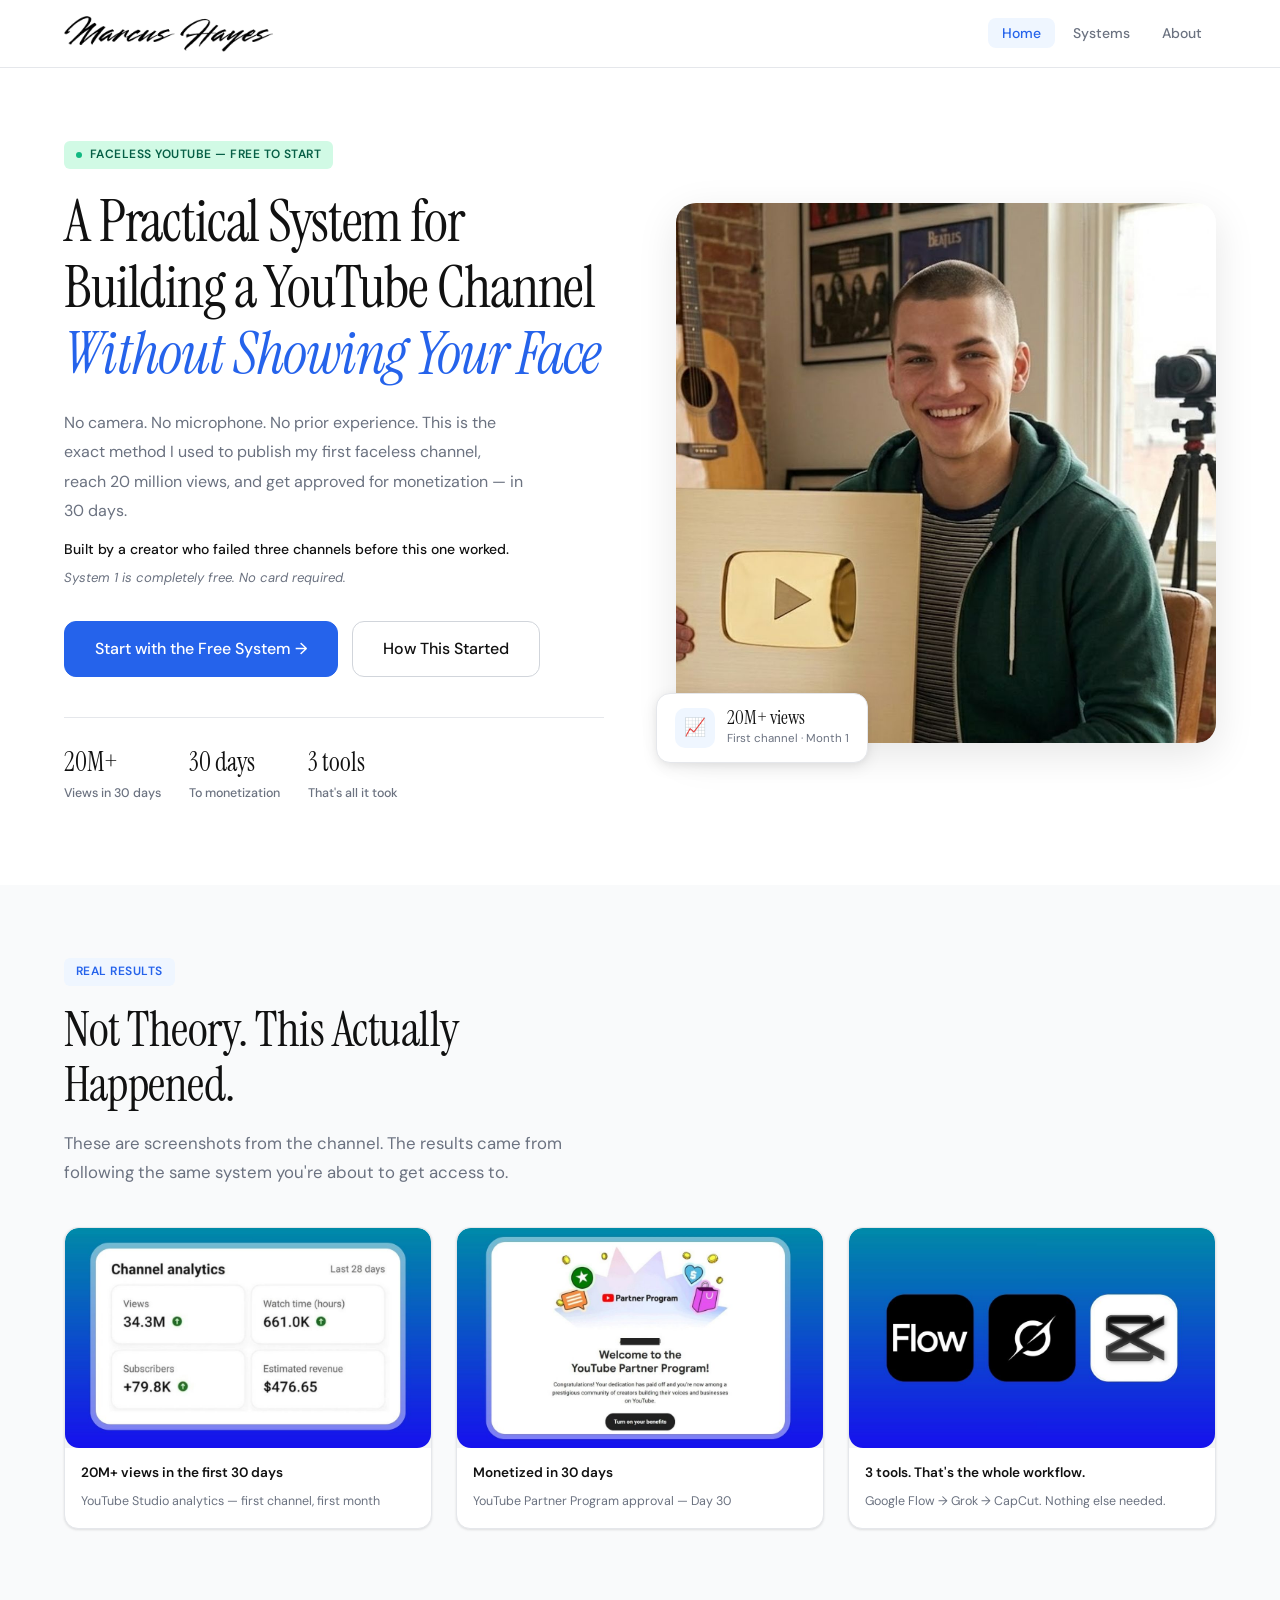
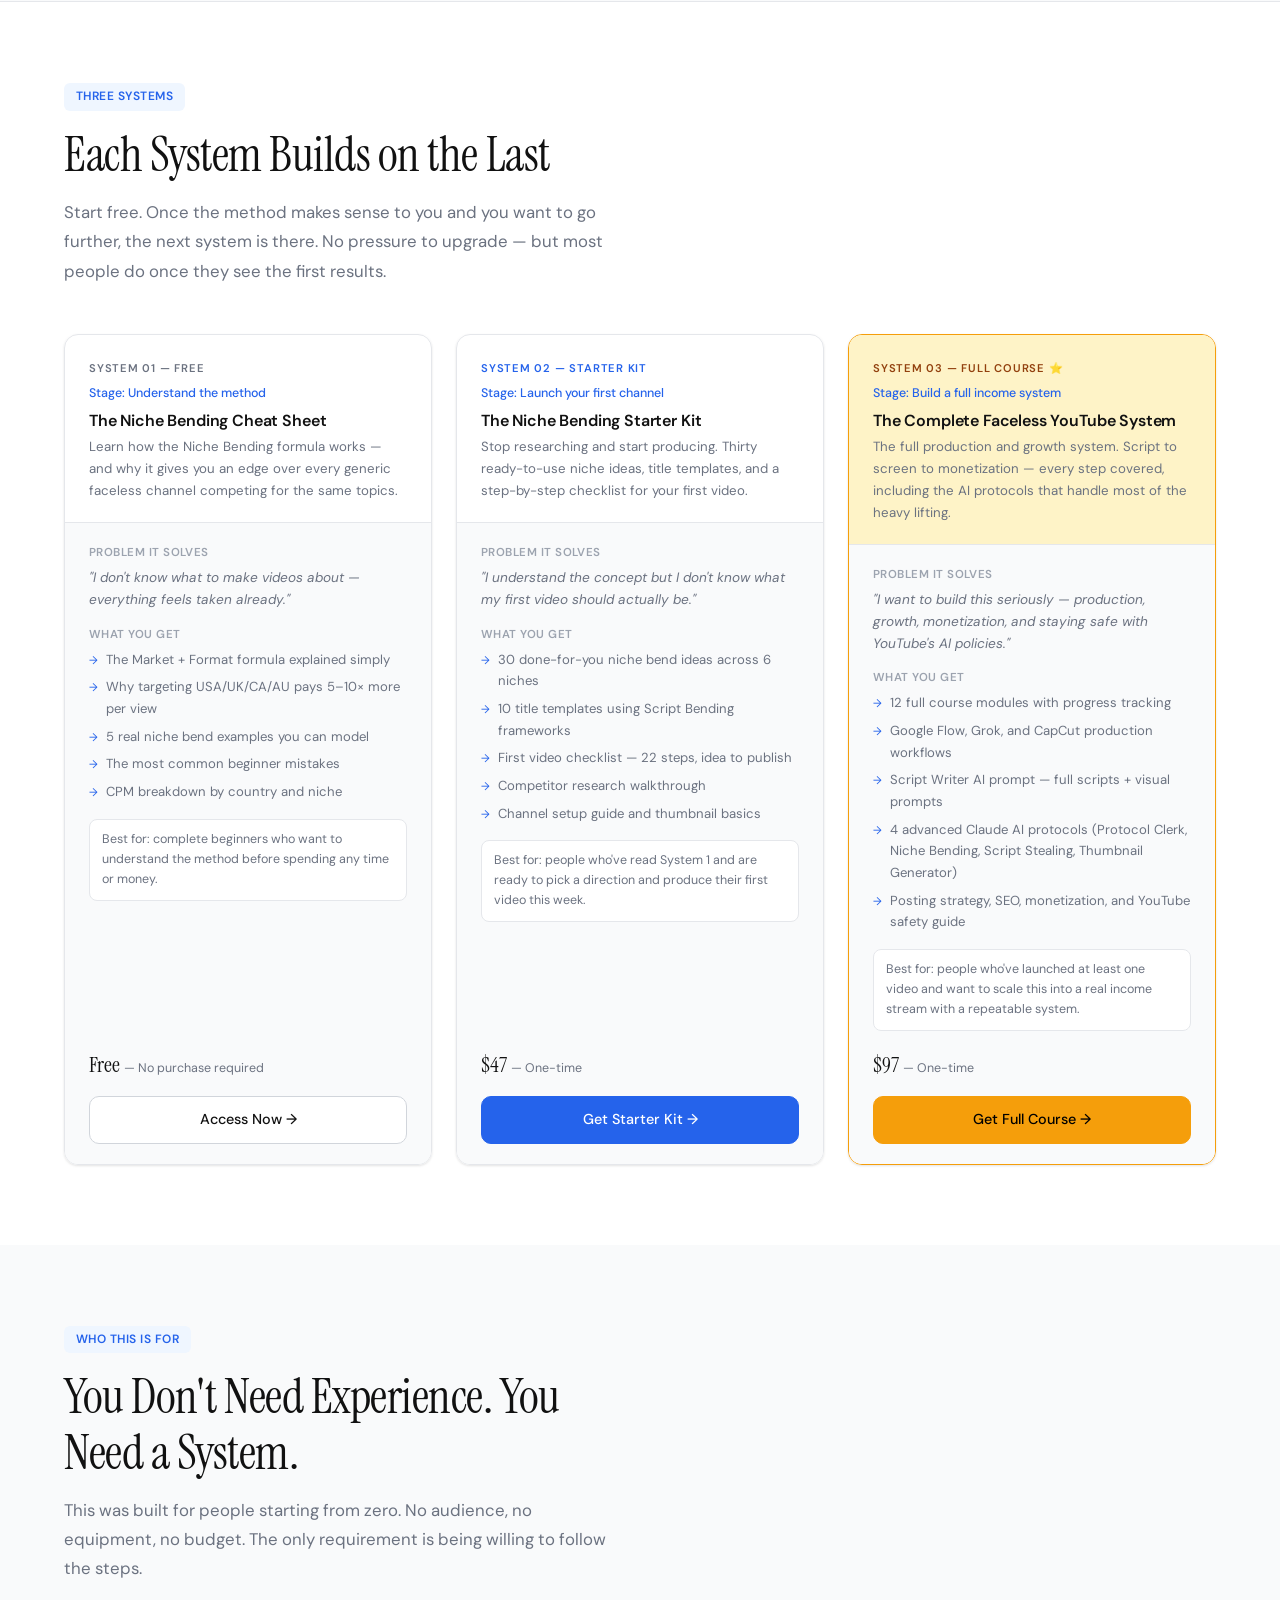
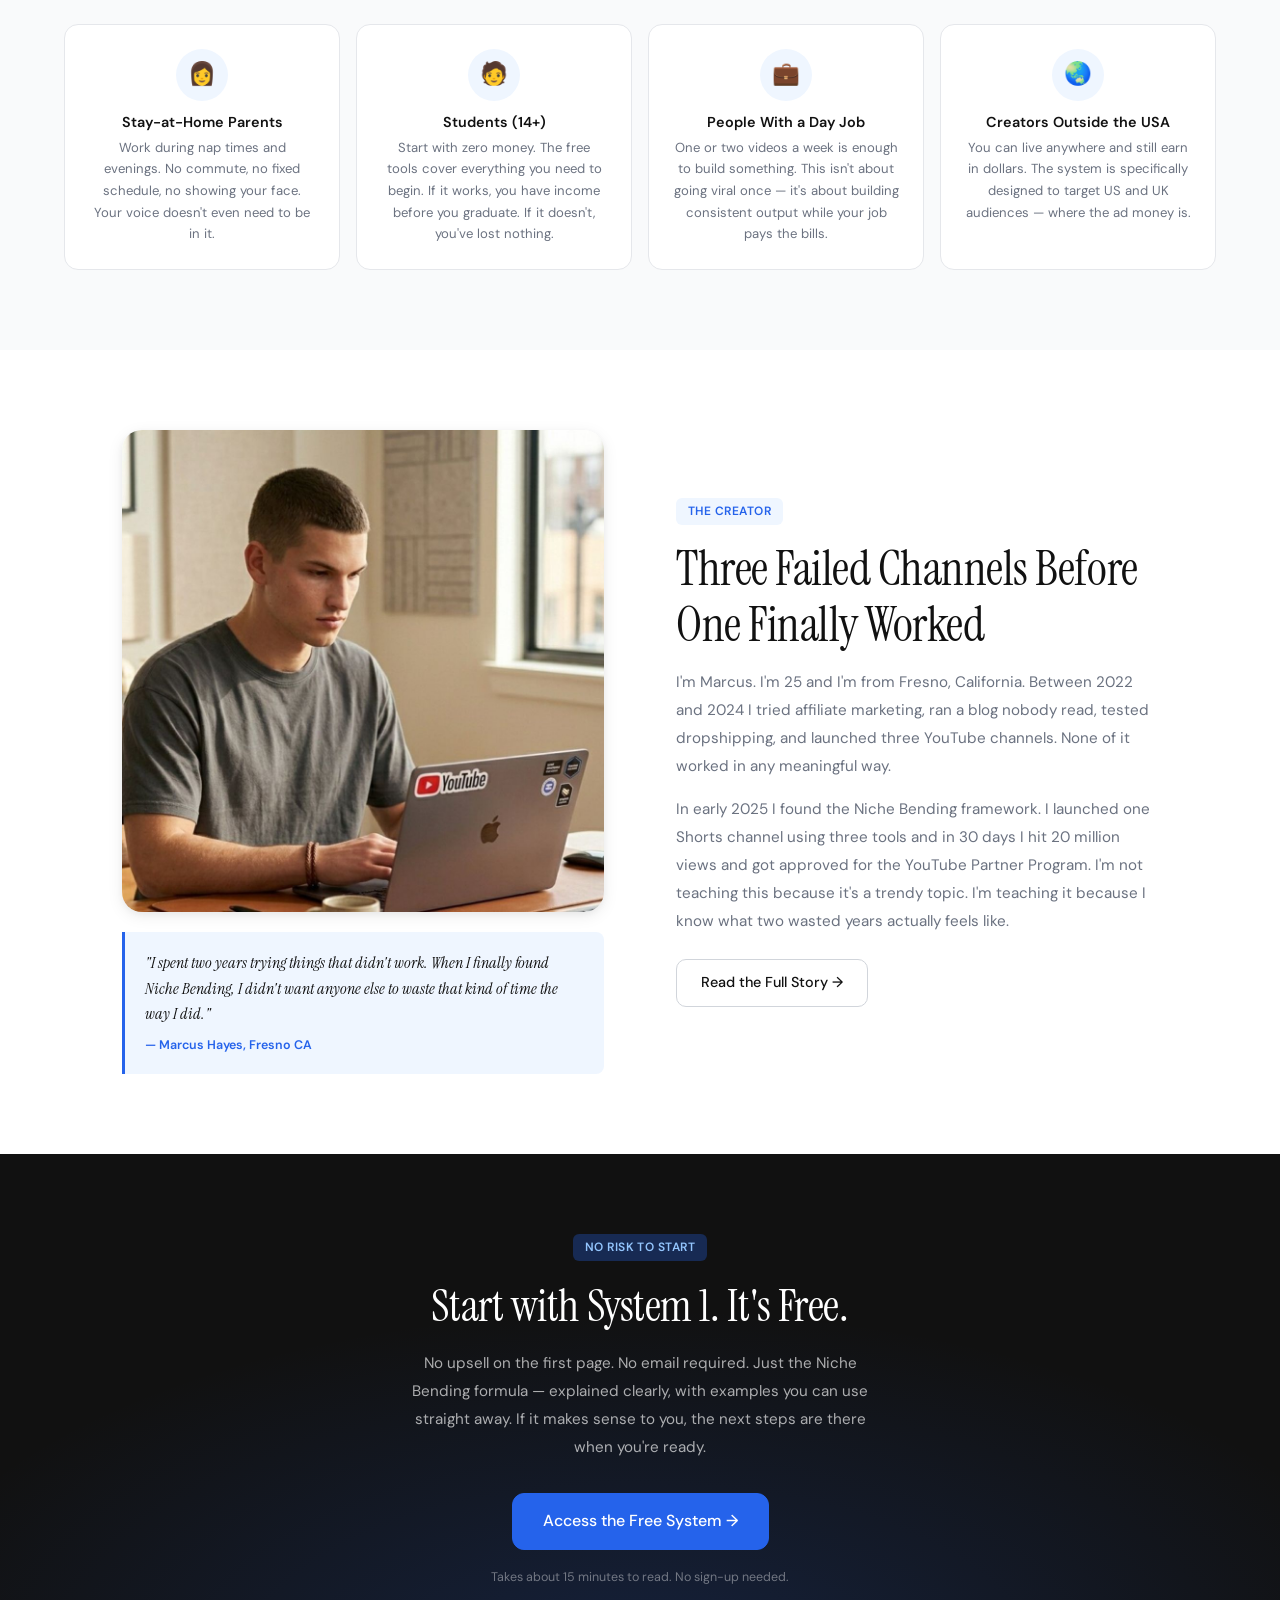
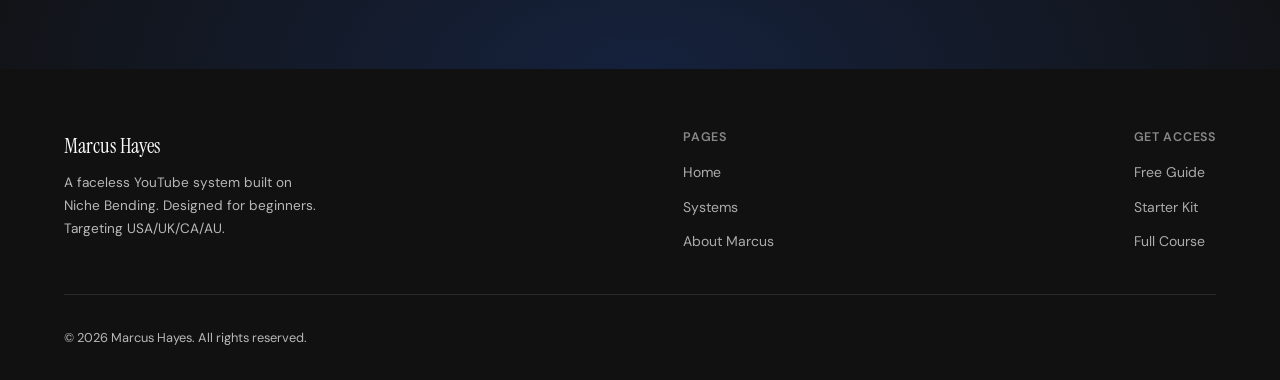
<file: index.html>
<!DOCTYPE html>
<html lang="en">
<head>
<meta charset="UTF-8"/>
<meta name="viewport" content="width=device-width, initial-scale=1.0"/>
<title>Marcus Hayes — The Niche Bending System</title>
<link rel="icon" type="image/png" href="assets/images/favicon.png"/>
<link rel="stylesheet" href="assets/css/style.css"/>
<style>
.hero{padding-top:calc(var(--nav-h) + 72px);padding-bottom:80px;padding-left:5%;padding-right:5%;}
.hero-inner{max-width:1200px;margin:0 auto;display:grid;grid-template-columns:1fr 1fr;gap:72px;align-items:center;}
.hero-eyebrow{display:inline-flex;align-items:center;gap:8px;background:#d1fae5;color:#065f46;border-radius:6px;padding:4px 12px;font-size:0.75rem;font-weight:600;letter-spacing:0.04em;text-transform:uppercase;margin-bottom:1.25rem;}
.hero-eyebrow .dot{width:6px;height:6px;border-radius:50%;background:#10b981;animation:blink 2s infinite;}
@keyframes blink{0%,100%{opacity:1}50%{opacity:0.3}}
.hero h1{font-size:clamp(2.2rem,4.5vw,3.6rem);margin-bottom:1.25rem;letter-spacing:-0.02em;}
.hero h1 em{font-style:italic;color:var(--blue);}
.hero-desc{font-size:1rem;color:var(--muted);line-height:1.85;margin-bottom:0.75rem;max-width:460px;}
.hero-credibility{font-size:0.875rem;color:var(--text);font-weight:500;margin-bottom:0.4rem;}
.hero-friction{font-size:0.82rem;color:var(--muted);margin-bottom:2rem;font-style:italic;}
.hero-ctas{display:flex;align-items:center;gap:14px;flex-wrap:wrap;margin-bottom:2.5rem;}
.hero-proof{display:flex;gap:28px;flex-wrap:wrap;padding-top:2rem;border-top:1px solid var(--border);}
.proof-stat .num{font-family:'Instrument Serif',serif;font-size:1.6rem;color:var(--text);display:block;line-height:1;margin-bottom:3px;}
.proof-stat .lbl{font-size:0.78rem;color:var(--muted);font-weight:500;}
.hero-img-wrap{position:relative;}
.hero-img-wrap img,.hero-img-wrap .img-ph{width:100%;object-fit:cover;border-radius:var(--radius-lg);box-shadow:var(--shadow-lg);}
.hero-float-card{position:absolute;bottom:-20px;left:-20px;background:var(--white);border:1px solid var(--border);border-radius:var(--radius);padding:14px 18px;box-shadow:var(--shadow-md);display:flex;align-items:center;gap:12px;}
.hero-float-card .icon{width:40px;height:40px;border-radius:10px;background:var(--blue-light);display:flex;align-items:center;justify-content:center;font-size:1.1rem;flex-shrink:0;}
.hero-float-card .val{font-family:'Instrument Serif',serif;font-size:1.2rem;color:var(--text);line-height:1;}
.hero-float-card .sub{font-size:0.72rem;color:var(--muted);margin-top:2px;}
.trust-bar{background:var(--white);border-top:1px solid var(--border);border-bottom:1px solid var(--border);padding:28px 5%;}
.trust-inner{max-width:1200px;margin:0 auto;display:flex;align-items:center;justify-content:center;gap:48px;flex-wrap:wrap;}
.trust-item{display:flex;align-items:center;gap:10px;}
.trust-item .t-num{font-family:'Instrument Serif',serif;font-size:1.4rem;color:var(--text);}
.trust-item .t-lbl{font-size:0.82rem;color:var(--muted);line-height:1.3;max-width:80px;}
.trust-sep{width:1px;height:36px;background:var(--border);}
.proof-section{background:var(--bg);border-bottom:1px solid var(--border);padding:72px 5%;}
.proof-grid{display:grid;grid-template-columns:repeat(3,1fr);gap:24px;margin-top:40px;}
.proof-card{background:var(--white);border:1px solid var(--border);border-radius:var(--radius);overflow:hidden;box-shadow:var(--shadow);}
.proof-card .proof-img{width:100%;object-fit:cover;}
.proof-card .proof-img.img-ph{min-height:160px;border-radius:0;}
.proof-card .img-wrap{
    border-radius:var(--radius) var(--radius) 0 0;
    overflow:hidden;
}
.proof-caption{padding:14px 16px;}
.proof-caption strong{font-size:0.85rem;font-weight:600;display:block;margin-bottom:3px;}
.proof-caption span{font-size:0.78rem;color:var(--muted);}
.systems-grid{display:grid;grid-template-columns:repeat(3,1fr);gap:24px;margin-top:48px;}
.sys-card{border:1px solid var(--border);border-radius:var(--radius);overflow:hidden;box-shadow:var(--shadow);transition:all var(--t);display:flex;flex-direction:column;}
.sys-card:hover{box-shadow:var(--shadow-md);transform:translateY(-4px);}
.sys-card-header{padding:24px 24px 20px;border-bottom:1px solid var(--border);}
.sc-tier{font-size:0.7rem;font-weight:600;letter-spacing:0.07em;text-transform:uppercase;margin-bottom:6px;}
.sc-free{color:var(--muted);}
.sc-starter{color:var(--blue);}
.sc-course{color:#92400e;}
.sc-stage{font-size:0.78rem;color:var(--blue);font-weight:500;margin-bottom:8px;}
.sys-card-header h3{font-family:'DM Sans',sans-serif;font-size:1rem;font-weight:600;margin-bottom:6px;}
.sys-card-header p{font-size:0.83rem;color:var(--muted);line-height:1.65;}
.sys-card-body{padding:20px 24px;background:var(--bg);flex:1;display:flex;flex-direction:column;}
.sc-label{font-size:0.72rem;font-weight:600;text-transform:uppercase;letter-spacing:0.04em;color:var(--muted2);margin-bottom:5px;}
.sc-problem-text{font-size:0.85rem;color:var(--muted);margin-bottom:14px;line-height:1.6;font-style:italic;}
.sc-features{list-style:none;display:flex;flex-direction:column;gap:6px;margin-bottom:16px;}
.sc-features li{font-size:0.82rem;color:var(--muted);display:flex;gap:8px;align-items:flex-start;}
.sc-features li::before{content:'→';color:var(--blue);flex-shrink:0;font-size:0.7rem;margin-top:2px;}
.sc-why{font-size:0.78rem;color:var(--muted);line-height:1.6;margin-bottom:16px;padding:10px 12px;background:var(--white);border-radius:var(--radius-sm);border:1px solid var(--border);}
.sc-price{font-family:'Instrument Serif',serif;font-size:1.4rem;color:var(--text);margin-bottom:12px;}
.sc-price{
    margin-top:auto;
}
.sc-price small{font-family:'DM Sans',sans-serif;font-size:0.78rem;color:var(--muted);font-weight:400;}
.for-grid{display:grid;grid-template-columns:repeat(4,1fr);gap:16px;margin-top:40px;}
@media(max-width:900px){
    .for-grid{
        grid-template-columns:repeat(2,1fr);
    }
}
.for-card{background:var(--white);border:1px solid var(--border);border-radius:var(--radius);padding:24px;transition:all var(--t);}
.for-card:hover{border-color:var(--blue);box-shadow:var(--shadow-md);}
.for-card .avatar{width:52px;height:52px;border-radius:50%;background:var(--blue-light);margin:0 auto 12px;display:flex;align-items:center;justify-content:center;font-size:1.4rem;}
.for-card h4{font-size:0.9rem;margin-bottom:5px;text-align:center;}
.for-card p{font-size:0.82rem;color:var(--muted);line-height:1.65;text-align:center;}
.teaser-grid{display:grid;grid-template-columns:1fr 1fr;gap:72px;align-items:center;max-width:1200px;margin:0 auto;}
.teaser-grid img,.teaser-grid .img-ph{width:100%;object-fit:cover;border-radius:var(--radius-lg);box-shadow:var(--shadow-md);}
.pull-quote{margin-top:20px;padding:18px 20px;background:var(--blue-light);border-left:3px solid var(--blue);border-radius:0 var(--radius-sm) var(--radius-sm) 0;}
.pull-quote p{font-family:'Instrument Serif',serif;font-style:italic;font-size:1rem;color:var(--text);line-height:1.6;}
.pull-quote cite{display:block;margin-top:8px;font-size:0.78rem;color:var(--blue);font-style:normal;font-weight:600;}
.final-cta{background:var(--text);color:#fff;text-align:center;position:relative;overflow:hidden;}
.final-cta::before{content:'';position:absolute;inset:0;background:radial-gradient(ellipse 60% 70% at 50% 100%,rgba(37,99,235,0.2),transparent);pointer-events:none;}
.final-cta h2{font-size:clamp(1.8rem,3.5vw,2.8rem);color:#fff;margin-bottom:1rem;}
.final-cta p{font-size:0.95rem;color:rgba(255,255,255,0.65);max-width:480px;margin:0 auto 2rem;line-height:1.85;}
@media(max-width:900px){
  .hero-inner{grid-template-columns:1fr;padding-top:16px;gap:40px;}
  .hero-img-wrap{order:-1;}
  .hero-float-card{bottom:-12px;left:12px;}
  .systems-grid{grid-template-columns:1fr;}
  .proof-grid{grid-template-columns:1fr;}
  .teaser-grid{grid-template-columns:1fr;gap:32px;}
  .trust-sep{display:none;}
}
@media(max-width:480px){
  .hero h1{font-size:2rem;}
  .hero-proof{gap:20px;}
  .hero-ctas{flex-direction:column;align-items:flex-start;}
}
</style>
</head>
<body>

<nav>
  <div class="nav-inner">
    <a href="index.html" class="nav-logo">
      <img src="assets/images/logo.png" alt="Marcus Hayes" onerror="this.style.display='none';this.nextElementSibling.style.display='block'"/>
      <span class="nav-logo-text" style="display:none">Marcus Hayes</span>
    </a>
    <div class="nav-right">
      <ul class="nav-links">
        <li><a href="index.html" class="active">Home</a></li>
        <li><a href="dashboard.html">Systems</a></li>
        <li><a href="about.html">About</a></li>
      </ul>
    </div>
    <button class="hamburger"><span></span><span></span><span></span></button>
  </div>
</nav>
<div class="mobile-menu">
  <a href="index.html">Home</a>
  <a href="dashboard.html">Systems</a>
  <a href="about.html">About Marcus</a>
</div>

<!-- HERO -->
<section class="hero">
  <div class="hero-inner">
    <div>
      <div class="hero-eyebrow"><div class="dot"></div>Faceless YouTube — Free to Start</div>
      <h1>A Practical System for Building a YouTube Channel <em>Without Showing Your Face</em></h1>
      <p class="hero-desc">No camera. No microphone. No prior experience. This is the exact method I used to publish my first faceless channel, reach 20 million views, and get approved for monetization — in 30 days.</p>
      <p class="hero-credibility">Built by a creator who failed three channels before this one worked.</p>
      <p class="hero-friction">System 1 is completely free. No card required.</p>
      <div class="hero-ctas">
        <a href="dashboard.html" class="btn btn-primary btn-lg">Start with the Free System →</a>
        <a href="about.html" class="btn btn-secondary btn-lg">How This Started</a>
      </div>
      <div class="hero-proof">
        <div class="proof-stat"><span class="num">20M+</span><span class="lbl">Views in 30 days</span></div>
        <div class="proof-stat"><span class="num">30 days</span><span class="lbl">To monetization</span></div>
        <div class="proof-stat"><span class="num">3 tools</span><span class="lbl">That's all it took</span></div>
      </div>
    </div>
    <div class="hero-img-wrap fade-up">
      <!-- IMAGE: marcus-hero.jpg — Marcus at desk, laptop open, relaxed and confident. Not posed. -->
      <img src="assets/images/marcus-hero.jpg" alt="Marcus Hayes"
           style="width:100%;height:auto;display:block;border-radius:var(--radius-lg);box-shadow:var(--shadow-lg)"
           onload="this.nextElementSibling.style.display='none'"
           onerror="this.style.display='none';this.nextElementSibling.style.display='flex'"/>
      <div class="img-ph" style="display:none;border-radius:var(--radius-lg)">
        <span class="ph-icon">📸</span>
        <span class="ph-name">marcus-hero.jpg</span>
        <span class="ph-dims">1200 × 900px</span>
        <span class="ph-desc">Marcus at desk, confident, laptop open. Warm lighting.</span>
      </div>
      <div class="hero-float-card">
        <div class="icon">📈</div>
        <div><div class="val">20M+ views</div><div class="sub">First channel · Month 1</div></div>
      </div>
    </div>
  </div>
</section>


<!-- SOCIAL PROOF -->
<section class="proof-section">
  <div class="section-inner">
    <div style="max-width:520px">
      <div class="label-tag">Real Results</div>
      <h2 class="section-title">Not Theory. This Actually Happened.</h2>
      <p class="section-sub">These are screenshots from the channel. The results came from following the same system you're about to get access to.</p>
    </div>
    <div class="proof-grid">
      <div class="proof-card">
        <div class="img-wrap aspect-wide" style="border-radius:0">
          <img src="assets/images/analytics-views.jpg" alt="YouTube analytics — 20M+ views"
               onload="this.nextElementSibling.style.display='none'"
               onerror="this.style.display='none';this.nextElementSibling.style.display='flex'"/>
          <div class="img-ph" style="min-height:160px">
            <span class="ph-icon">📊</span>
            <span class="ph-name">analytics-views.jpg</span>
            <span class="ph-desc">YouTube Studio views graph — 20M+ in 30 days</span>
          </div>
        </div>
        <div class="proof-caption">
          <strong>20M+ views in the first 30 days</strong>
          <span>YouTube Studio analytics — first channel, first month</span>
        </div>
      </div>
      <div class="proof-card">
        <div class="img-wrap aspect-wide" style="border-radius:0">
          <img src="assets/images/monetization-proof.jpg" alt="YPP approval"
               onload="this.nextElementSibling.style.display='none'"
               onerror="this.style.display='none';this.nextElementSibling.style.display='flex'"/>
          <div class="img-ph" style="min-height:160px">
            <span class="ph-icon">💰</span>
            <span class="ph-name">monetization-proof.jpg</span>
            <span class="ph-desc">YPP approval or earnings screen</span>
          </div>
        </div>
        <div class="proof-caption">
          <strong>Monetized in 30 days</strong>
          <span>YouTube Partner Program approval — Day 30</span>
        </div>
      </div>
      <div class="proof-card">
        <div class="img-wrap aspect-wide" style="border-radius:0">
          <img src="assets/images/workflow-preview.jpg" alt="Production workflow"
               onload="this.nextElementSibling.style.display='none'"
               onerror="this.style.display='none';this.nextElementSibling.style.display='flex'"/>
          <div class="img-ph" style="min-height:160px">
            <span class="ph-icon">🎬</span>
            <span class="ph-name">workflow-preview.jpg</span>
            <span class="ph-desc">Production workflow — Google Flow → Grok → CapCut</span>
          </div>
        </div>
        <div class="proof-caption">
          <strong>3 tools. That's the whole workflow.</strong>
          <span>Google Flow → Grok → CapCut. Nothing else needed.</span>
        </div>
      </div>
    </div>
  </div>
</section>

<!-- PRODUCT LADDER -->
<section style="background:var(--white)">
  <div class="section-inner">
    <div style="max-width:560px">
      <div class="label-tag">Three Systems</div>
      <h2 class="section-title">Each System Builds on the Last</h2>
      <p class="section-sub">Start free. Once the method makes sense to you and you want to go further, the next system is there. No pressure to upgrade — but most people do once they see the first results.</p>
    </div>
    <div class="systems-grid stagger">

      <div class="sys-card">
        <div class="sys-card-header">
          <div class="sc-tier sc-free">System 01 — Free</div>
          <div class="sc-stage">Stage: Understand the method</div>
          <h3>The Niche Bending Cheat Sheet</h3>
          <p>Learn how the Niche Bending formula works — and why it gives you an edge over every generic faceless channel competing for the same topics.</p>
        </div>
        <div class="sys-card-body">
          <div class="sc-label">Problem it solves</div>
          <div class="sc-problem-text">"I don't know what to make videos about — everything feels taken already."</div>
          <div class="sc-label">What you get</div>
          <ul class="sc-features">
            <li>The Market + Format formula explained simply</li>
            <li>Why targeting USA/UK/CA/AU pays 5–10× more per view</li>
            <li>5 real niche bend examples you can model</li>
            <li>The most common beginner mistakes</li>
            <li>CPM breakdown by country and niche</li>
          </ul>
          <div class="sc-why">Best for: complete beginners who want to understand the method before spending any time or money.</div>
          <div class="sc-price">Free <small>— No purchase required</small></div>
          <a href="dashboard.html" class="btn btn-secondary" style="width:100%;justify-content:center">Access Now →</a>
        </div>
      </div>

      <div class="sys-card">
        <div class="sys-card-header">
          <div class="sc-tier sc-starter">System 02 — Starter Kit</div>
          <div class="sc-stage">Stage: Launch your first channel</div>
          <h3>The Niche Bending Starter Kit</h3>
          <p>Stop researching and start producing. Thirty ready-to-use niche ideas, title templates, and a step-by-step checklist for your first video.</p>
        </div>
        <div class="sys-card-body">
          <div class="sc-label">Problem it solves</div>
          <div class="sc-problem-text">"I understand the concept but I don't know what my first video should actually be."</div>
          <div class="sc-label">What you get</div>
          <ul class="sc-features">
            <li>30 done-for-you niche bend ideas across 6 niches</li>
            <li>10 title templates using Script Bending frameworks</li>
            <li>First video checklist — 22 steps, idea to publish</li>
            <li>Competitor research walkthrough</li>
            <li>Channel setup guide and thumbnail basics</li>
          </ul>
          <div class="sc-why">Best for: people who've read System 1 and are ready to pick a direction and produce their first video this week.</div>
          <div class="sc-price">$47 <small>— One-time</small></div>
          <a href="https://marcushayes.gumroad.com/l/starter" target="_blank" class="btn btn-primary" style="width:100%;justify-content:center">Get Starter Kit →</a>
        </div>
      </div>

      <div class="sys-card" style="border-color:var(--amber)">
        <div class="sys-card-header" style="background:var(--amber-light)">
          <div class="sc-tier sc-course">System 03 — Full Course ⭐</div>
          <div class="sc-stage">Stage: Build a full income system</div>
          <h3>The Complete Faceless YouTube System</h3>
          <p>The full production and growth system. Script to screen to monetization — every step covered, including the AI protocols that handle most of the heavy lifting.</p>
        </div>
        <div class="sys-card-body">
          <div class="sc-label">Problem it solves</div>
          <div class="sc-problem-text">"I want to build this seriously — production, growth, monetization, and staying safe with YouTube's AI policies."</div>
          <div class="sc-label">What you get</div>
          <ul class="sc-features">
            <li>12 full course modules with progress tracking</li>
            <li>Google Flow, Grok, and CapCut production workflows</li>
            <li>Script Writer AI prompt — full scripts + visual prompts</li>
            <li>4 advanced Claude AI protocols (Protocol Clerk, Niche Bending, Script Stealing, Thumbnail Generator)</li>
            <li>Posting strategy, SEO, monetization, and YouTube safety guide</li>
          </ul>
          <div class="sc-why">Best for: people who've launched at least one video and want to scale this into a real income stream with a repeatable system.</div>
          <div class="sc-price">$97 <small>— One-time</small></div>
          <a href="https://marcushayes.gumroad.com/l/fullcourse" target="_blank" class="btn btn-primary" style="width:100%;justify-content:center;background:var(--amber);border-color:var(--amber);color:#000">Get Full Course →</a>
        </div>
      </div>

    </div>
  </div>
</section>

<!-- WHO IT'S FOR -->
<section style="background:var(--bg)">
  <div class="section-inner">
    <div style="max-width:560px">
      <div class="label-tag">Who This Is For</div>
      <h2 class="section-title">You Don't Need Experience. You Need a System.</h2>
      <p class="section-sub">This was built for people starting from zero. No audience, no equipment, no budget. The only requirement is being willing to follow the steps.</p>
    </div>
    <div class="for-grid stagger">
      <div class="for-card">
        <div class="avatar">👩</div>
        <h4>Stay-at-Home Parents</h4>
        <p>Work during nap times and evenings. No commute, no fixed schedule, no showing your face. Your voice doesn't even need to be in it.</p>
      </div>
      <div class="for-card">
        <div class="avatar">🧑</div>
        <h4>Students (14+)</h4>
        <p>Start with zero money. The free tools cover everything you need to begin. If it works, you have income before you graduate. If it doesn't, you've lost nothing.</p>
      </div>
      <div class="for-card">
        <div class="avatar">💼</div>
        <h4>People With a Day Job</h4>
        <p>One or two videos a week is enough to build something. This isn't about going viral once — it's about building consistent output while your job pays the bills.</p>
      </div>
      <div class="for-card">
        <div class="avatar">🌏</div>
        <h4>Creators Outside the USA</h4>
        <p>You can live anywhere and still earn in dollars. The system is specifically designed to target US and UK audiences — where the ad money is.</p>
      </div>
    </div>
  </div>
</section>

<!-- MARCUS STORY PREVIEW -->
<section style="background:var(--white)">
  <div class="teaser-grid" style="padding:0 5%">
    <div class="fade-up">
      <!-- IMAGE: marcus-working.jpg — Marcus at laptop, natural and unposed. Coffee shop or home desk. -->
      <img src="assets/images/marcus-working.jpg" alt="Marcus working"
           style="width:100%;height:auto;display:block;border-radius:var(--radius-lg);box-shadow:var(--shadow-md)"
           onload="this.nextElementSibling.style.display='none'"
           onerror="this.style.display='none';this.nextElementSibling.style.display='flex'"/>
      <div class="img-ph" style="display:none;border-radius:var(--radius-lg)">
        <span class="ph-icon">📸</span>
        <span class="ph-name">marcus-working.jpg</span>
        <span class="ph-dims">800 × 600px</span>
        <span class="ph-desc">Marcus at laptop, natural and unposed.</span>
      </div>
      <div class="pull-quote">
        <p>"I spent two years trying things that didn't work. When I finally found Niche Bending, I didn't want anyone else to waste that kind of time the way I did."</p>
        <cite>— Marcus Hayes, Fresno CA</cite>
      </div>
    </div>
    <div class="fade-up">
      <div class="label-tag">The Creator</div>
      <h2 class="section-title">Three Failed Channels Before One Finally Worked</h2>
      <p style="color:var(--muted);font-size:0.95rem;line-height:1.85;margin-bottom:0.9rem">I'm Marcus. I'm 25 and I'm from Fresno, California. Between 2022 and 2024 I tried affiliate marketing, ran a blog nobody read, tested dropshipping, and launched three YouTube channels. None of it worked in any meaningful way.</p>
      <p style="color:var(--muted);font-size:0.95rem;line-height:1.85;margin-bottom:1.5rem">In early 2025 I found the Niche Bending framework. I launched one Shorts channel using three tools and in 30 days I hit 20 million views and got approved for the YouTube Partner Program. I'm not teaching this because it's a trendy topic. I'm teaching it because I know what two wasted years actually feels like.</p>
      <a href="about.html" class="btn btn-secondary">Read the Full Story →</a>
    </div>
  </div>
</section>

<!-- FINAL CTA -->
<section class="final-cta">
  <div style="position:relative;z-index:1">
    <div class="label-tag" style="background:rgba(37,99,235,0.3);color:#93c5fd;margin:0 auto 1.25rem;display:table">No Risk to Start</div>
    <h2>Start with System 1. It's Free.</h2>
    <p>No upsell on the first page. No email required. Just the Niche Bending formula — explained clearly, with examples you can use straight away. If it makes sense to you, the next steps are there when you're ready.</p>
    <a href="dashboard.html" class="btn btn-primary btn-lg">Access the Free System →</a>
    <p style="font-size:0.78rem;color:rgba(255,255,255,0.4);margin-top:1rem;margin-bottom:0">Takes about 15 minutes to read. No sign-up needed.</p>
  </div>
</section>

<footer>
  <div class="footer-inner">
    <div class="footer-top">
      <div class="footer-brand">
        <div class="logo-text">Marcus Hayes</div>
        <p>A faceless YouTube system built on Niche Bending. Designed for beginners. Targeting USA/UK/CA/AU.</p>
      </div>
      <div class="footer-links-group">
        <h5>Pages</h5>
        <ul>
          <li><a href="index.html">Home</a></li>
          <li><a href="dashboard.html">Systems</a></li>
          <li><a href="about.html">About Marcus</a></li>
        </ul>
      </div>
      <div class="footer-links-group">
        <h5>Get Access</h5>
        <ul>
          <li><a href="https://marcushayes.gumroad.com/l/free-guide" target="_blank">Free Guide</a></li>
          <li><a href="https://marcushayes.gumroad.com/l/starter" target="_blank">Starter Kit</a></li>
          <li><a href="https://marcushayes.gumroad.com/l/fullcourse" target="_blank">Full Course</a></li>
        </ul>
      </div>
    </div>
    <div class="footer-bottom"><p>© 2026 Marcus Hayes. All rights reserved.</p></div>
  </div>
</footer>

<script src="assets/js/main.js"></script>
</body>
</html>
</file>
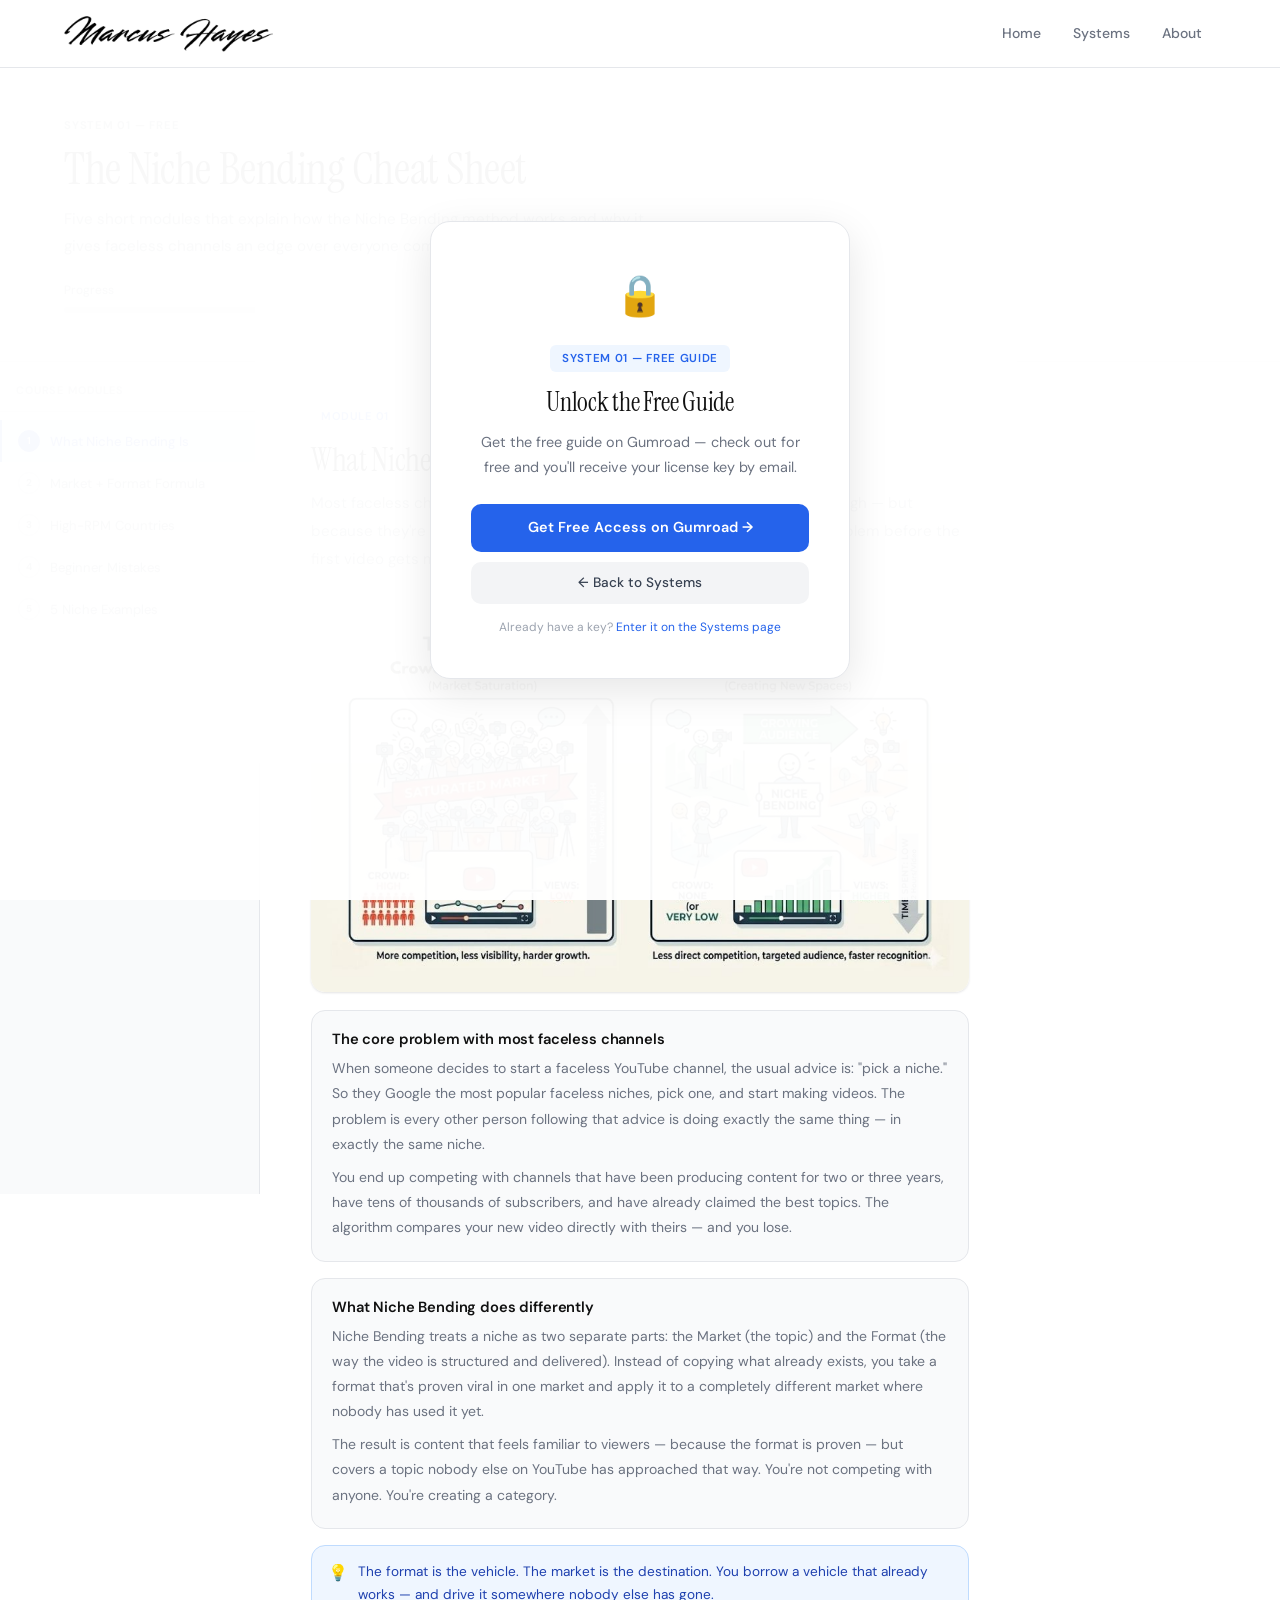
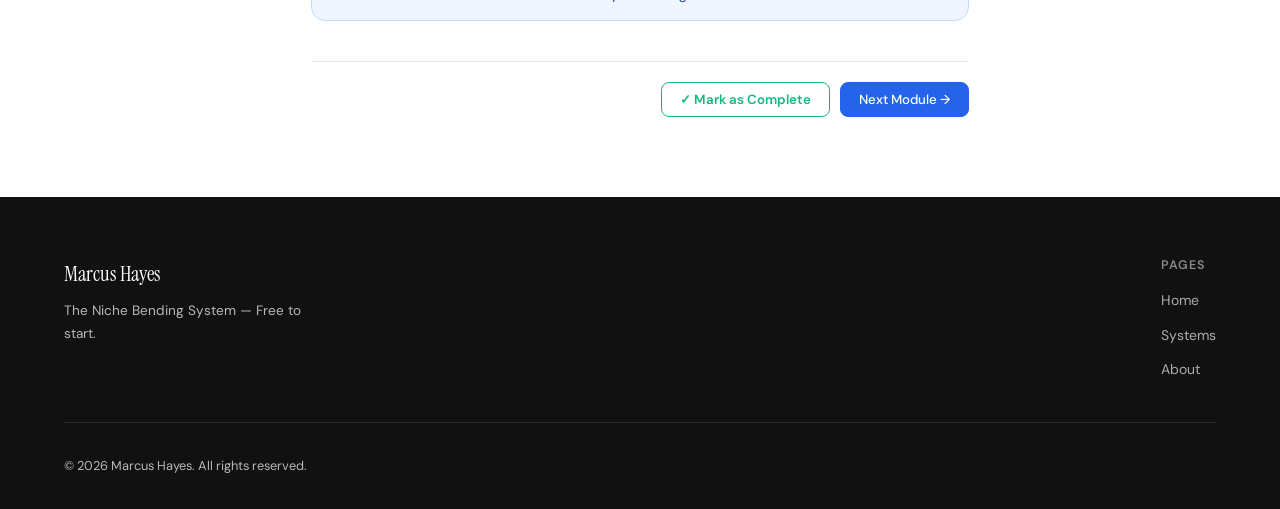
<file: course1.html>
<!DOCTYPE html>
<html lang="en">
<head>
<meta charset="UTF-8"/>
<meta name="viewport" content="width=device-width, initial-scale=1.0"/>
<title>System 01 — The Niche Bending Cheat Sheet</title>
<link rel="icon" type="image/png" href="assets/images/favicon.png"/>
<link rel="stylesheet" href="assets/css/style.css"/>
<style>
.course-hero{padding:calc(var(--nav-h) + 48px) 5% 48px;background:var(--bg);border-bottom:1px solid var(--border);}
.course-hero .ch-tag{font-size:0.7rem;font-weight:600;letter-spacing:0.07em;text-transform:uppercase;color:var(--muted);margin-bottom:10px;}
.course-hero h1{font-size:clamp(1.8rem,4vw,2.8rem);margin-bottom:10px;}
.course-hero p{font-size:0.95rem;color:var(--muted);max-width:580px;line-height:1.8;}
.prog-bar-wrap{margin-top:20px;max-width:400px;}
.prog-meta{display:flex;justify-content:space-between;font-size:0.75rem;color:var(--muted);margin-bottom:6px;}
.prog-track{height:6px;background:var(--border);border-radius:6px;overflow:hidden;}
.prog-fill{height:100%;background:var(--blue);border-radius:6px;transition:width 0.5s;}
.course-layout{display:grid;grid-template-columns:260px 1fr;min-height:80vh;}
.sidebar{position:sticky;top:var(--nav-h);height:calc(100vh - var(--nav-h));overflow-y:auto;background:var(--bg);border-right:1px solid var(--border);padding:20px 0;scrollbar-width:thin;}
.sb-title{font-size:0.68rem;font-weight:600;letter-spacing:0.08em;text-transform:uppercase;color:var(--muted2);padding:0 16px 12px;border-bottom:1px solid var(--border);margin-bottom:8px;}
.sb-nav{list-style:none;}
.sb-nav li a{display:flex;align-items:center;gap:10px;padding:10px 16px;font-size:0.82rem;color:var(--muted);cursor:pointer;border-left:2.5px solid transparent;transition:all 0.18s;}
.sb-nav li a:hover{color:var(--text);background:var(--white);}
.sb-nav li a.active{color:var(--blue);border-left-color:var(--blue);background:var(--blue-light);font-weight:500;}
.sb-nav li a.done{color:var(--green);}
.sb-dot{width:22px;height:22px;border-radius:50%;border:1.5px solid var(--border2);display:flex;align-items:center;justify-content:center;font-size:0.62rem;font-weight:600;flex-shrink:0;}
.sb-nav li a.active .sb-dot{border-color:var(--blue);background:var(--blue);color:#fff;}
.sb-nav li a.done .sb-dot{border-color:var(--green);background:var(--green);color:#fff;}
.course-main{padding:40px 5% 80px;max-width:760px;}
.mod{display:none;}.mod.active{display:block;}
.mod-tag{display:inline-block;background:var(--blue-light);color:var(--blue);border-radius:6px;padding:3px 10px;font-size:0.7rem;font-weight:600;letter-spacing:0.05em;text-transform:uppercase;margin-bottom:14px;}
.mod-title{font-size:clamp(1.5rem,3vw,2rem);margin-bottom:0.65rem;}
.mod-intro{font-size:0.95rem;color:var(--muted);line-height:1.85;margin-bottom:1.5rem;}
.cb{background:var(--bg);border:1px solid var(--border);border-radius:var(--radius);padding:20px;margin-bottom:16px;}
.cb h3{font-family:'DM Sans',sans-serif;font-size:0.92rem;font-weight:600;margin-bottom:8px;}
.cb p,.cb li{font-size:0.875rem;color:var(--muted);line-height:1.8;}
.cb ul{padding-left:18px;}.cb li{margin-bottom:5px;}
.tip{background:var(--blue-light);border:1px solid #bfdbfe;border-radius:var(--radius);padding:14px 16px;display:flex;gap:10px;margin-bottom:16px;}
.tip p{font-size:0.85rem;color:#1e40af;line-height:1.7;margin:0;}
.warn{background:#fff7ed;border:1px solid #fed7aa;border-radius:var(--radius);padding:14px 16px;display:flex;gap:10px;margin-bottom:16px;}
.warn p{font-size:0.85rem;color:#92400e;line-height:1.7;margin:0;}
.mod-nav{display:flex;justify-content:space-between;align-items:center;flex-wrap:wrap;gap:10px;margin-top:40px;padding-top:20px;border-top:1px solid var(--border);}
.mod-nav-right{display:flex;gap:10px;align-items:center;flex-wrap:wrap;}
.btn-complete{display:inline-flex;align-items:center;gap:6px;padding:8px 18px;border-radius:8px;font-family:'DM Sans',sans-serif;font-size:0.83rem;font-weight:600;cursor:pointer;border:1.5px solid var(--green);background:var(--white);color:var(--green);transition:all 0.2s;}
.btn-complete:hover{background:var(--green-light);}
.btn-complete.completed{background:var(--green);color:#fff;border-color:var(--green);}
.dl-box{background:var(--white);border:1px solid var(--border);border-radius:var(--radius);padding:18px 20px;display:flex;align-items:center;justify-content:space-between;gap:16px;margin-bottom:12px;}
.dl-box .dl-info h4{font-family:'DM Sans',sans-serif;font-size:0.9rem;font-weight:600;margin-bottom:3px;}
.dl-box .dl-info p{font-size:0.78rem;color:var(--muted);}
.formula-strip{background:var(--text);color:#fff;border-radius:var(--radius);padding:24px;text-align:center;margin-bottom:16px;}
.formula-strip .feq{font-family:'Instrument Serif',serif;font-size:clamp(1rem,2.5vw,1.5rem);margin-bottom:8px;}
.formula-strip .feq .hl{color:#93c5fd;}
.formula-strip p{font-size:0.83rem;color:rgba(255,255,255,0.6);}
.cpm-table{width:100%;border-collapse:collapse;border-radius:var(--radius);overflow:hidden;box-shadow:var(--shadow);margin-bottom:16px;}
.cpm-table th{background:var(--text);color:#fff;padding:10px 14px;text-align:left;font-size:0.78rem;font-weight:500;}
.cpm-table td{padding:10px 14px;border-bottom:1px solid var(--border);font-size:0.84rem;color:var(--muted);}
.cpm-table tr:last-child td{border-bottom:none;}
.cpm-table tr:hover td{background:var(--bg);}
.cpm-high{color:var(--blue);font-weight:600;}
.example-row{display:grid;grid-template-columns:1fr 24px 1fr;gap:10px;align-items:center;background:var(--bg);border:1px solid var(--border);border-radius:var(--radius-sm);padding:12px 16px;margin-bottom:8px;}
.er-lbl{font-size:0.68rem;color:var(--blue);font-weight:600;text-transform:uppercase;letter-spacing:0.05em;margin-bottom:3px;}
.er-val{font-size:0.85rem;font-weight:500;}
.er-arrow{text-align:center;color:var(--muted2);}
.next-cta{background:var(--bg);border:1px solid var(--border);border-radius:var(--radius);padding:24px;text-align:center;margin-top:40px;}
.next-cta h3{font-family:'DM Sans',sans-serif;font-size:1rem;font-weight:600;margin-bottom:6px;}
.next-cta p{font-size:0.85rem;color:var(--muted);margin-bottom:16px;line-height:1.7;}
/* Course image — real placeholder, adaptive aspect ratio */
.c-img{width:100%;margin-bottom:18px;border-radius:var(--radius);overflow:hidden;box-shadow:var(--shadow);}
.c-img img{width:100%;height:auto;display:block;border-radius:var(--radius);}
.c-img .img-ph{width:100%;border-radius:var(--radius);border:none;}
@media(max-width:860px){.course-layout{grid-template-columns:1fr;}.sidebar{display:none;}.course-main{max-width:100%;}}
@media(max-width:480px){.example-row{grid-template-columns:1fr;}.er-arrow{display:none;}}
</style>
</head>
<body>

<nav>
  <div class="nav-inner">
    <a href="index.html" class="nav-logo">
      <img src="assets/images/logo.png" alt="Marcus Hayes" onerror="this.style.display='none';this.nextElementSibling.style.display='block'"/>
      <span class="nav-logo-text" style="display:none">Marcus Hayes</span>
    </a>
    <div class="nav-right">
      <ul class="nav-links">
        <li><a href="index.html">Home</a></li>
        <li><a href="dashboard.html">Systems</a></li>
        <li><a href="about.html">About</a></li>
      </ul>
    </div>
    <button class="hamburger"><span></span><span></span><span></span></button>
  </div>
</nav>
<div class="mobile-menu">
  <a href="index.html">Home</a><a href="dashboard.html">Systems</a><a href="about.html">About Marcus</a>
</div>

<div class="course-hero">
  <div class="ch-tag">System 01 — Free</div>
  <h1>The Niche Bending Cheat Sheet</h1>
  <p>Five short modules that explain how the Niche Bending method works and why it gives faceless channels an edge over everyone competing for the same topics.</p>
  <div class="prog-bar-wrap">
    <div class="prog-meta"><span>Progress</span><span id="pct">0%</span></div>
    <div class="prog-track"><div class="prog-fill" id="pfill" style="width:0%"></div></div>
  </div>
</div>

<!-- STICKY MOBILE MODULE DROPDOWN — sits between hero and layout, sticks under nav on scroll -->
<div class="mob-module-bar">
  <select onchange="go(this.value)">
    <option value="0">Module 1 — What Niche Bending Is</option>
    <option value="1">Module 2 — Market + Format Formula</option>
    <option value="2">Module 3 — High-RPM Countries</option>
    <option value="3">Module 4 — Beginner Mistakes</option>
    <option value="4">Module 5 — 5 Niche Examples</option>
  </select>
</div>

<div class="course-layout">
  <aside class="sidebar">
    <div class="sb-title">Course Modules</div>
    <ul class="sb-nav" id="sbnav">
      <li><a onclick="go(0)" data-m="0" class="active"><span class="sb-dot">1</span>What Niche Bending Is</a></li>
      <li><a onclick="go(1)" data-m="1"><span class="sb-dot">2</span>Market + Format Formula</a></li>
      <li><a onclick="go(2)" data-m="2"><span class="sb-dot">3</span>High-RPM Countries</a></li>
      <li><a onclick="go(3)" data-m="3"><span class="sb-dot">4</span>Beginner Mistakes</a></li>
      <li><a onclick="go(4)" data-m="4"><span class="sb-dot">5</span>5 Niche Examples</a></li>
    </ul>
  </aside>

  <main class="course-main">

    <!-- MODULE 1 -->
    <div class="mod active" id="m0">
      <div class="mod-tag">Module 01</div>
      <h1 class="mod-title">What Niche Bending Is</h1>
      <p class="mod-intro">Most faceless channels fail not because the creator isn't working hard enough — but because they're building in the wrong place. Niche Bending solves that problem before the first video gets made.</p>

      <!-- IMAGE: niche-bending-intro.jpg — 16:9 — a simple visual split: left side shows a crowded cluster of channels all making the same content, right side shows one channel standing alone in open space. Clean, minimal diagram style. Dark background, white icons. -->
      <div class="c-img">
        <img src="assets/images/niche-bending-intro.jpg" alt="Niche Bending concept"
             onload="this.nextElementSibling.style.display='none'"
           onerror="this.style.display='none';this.nextElementSibling.style.display='flex'"/>
        <div class="img-ph" style="aspect-ratio:16/9">
          <span class="ph-icon">🎯</span>
          <span class="ph-name">niche-bending-intro.jpg</span>
          <span class="ph-dims">1280 × 720px — 16:9</span>
          <span class="ph-desc">Crowded niche (left) vs open gap created by Niche Bending (right). Minimal diagram style.</span>
        </div>
      </div>

      <div class="cb">
        <h3>The core problem with most faceless channels</h3>
        <p>When someone decides to start a faceless YouTube channel, the usual advice is: "pick a niche." So they Google the most popular faceless niches, pick one, and start making videos. The problem is every other person following that advice is doing exactly the same thing — in exactly the same niche.</p>
        <p style="margin-top:8px">You end up competing with channels that have been producing content for two or three years, have tens of thousands of subscribers, and have already claimed the best topics. The algorithm compares your new video directly with theirs — and you lose.</p>
      </div>
      <div class="cb">
        <h3>What Niche Bending does differently</h3>
        <p>Niche Bending treats a niche as two separate parts: the Market (the topic) and the Format (the way the video is structured and delivered). Instead of copying what already exists, you take a format that's proven viral in one market and apply it to a completely different market where nobody has used it yet.</p>
        <p style="margin-top:8px">The result is content that feels familiar to viewers — because the format is proven — but covers a topic nobody else on YouTube has approached that way. You're not competing with anyone. You're creating a category.</p>
      </div>
      <div class="tip"><span>💡</span><p>The format is the vehicle. The market is the destination. You borrow a vehicle that already works — and drive it somewhere nobody else has gone.</p></div>
      <div class="mod-nav">
        <span></span>
        <div class="mod-nav-right">
          <button class="btn-complete" id="complete-0" onclick="markComplete(0)">✓ Mark as Complete</button>
          <button class="btn btn-primary btn-sm" onclick="go(1)">Next Module →</button>
        </div>
      </div>
    </div>

    <!-- MODULE 2 -->
    <div class="mod" id="m1">
      <div class="mod-tag">Module 02</div>
      <h1 class="mod-title">The Market + Format Formula</h1>
      <p class="mod-intro">Once you understand how to identify a Market and separate it from a Format, you can generate original niche ideas on demand.</p>

      <div class="formula-strip">
        <div class="feq"><span class="hl">Market</span> + <span class="hl">Format</span> = <span class="hl">Bent Niche</span></div>
        <p>A Market is a stable audience topic. A Format is the structural delivery style. Combine a proven viral Format from one world with a Market that hasn't used it yet.</p>
      </div>

      <!-- IMAGE: market-format-grid.jpg — 16:9 — a clean grid table: 3 market examples on the Y-axis (History, Finance, Animals), 3 format examples on the X-axis (Tier List, "Every X Explained", "If X does Y"). Each cell shows the resulting niche bend. White background, blue accent colour. -->
      <div class="c-img">
        <img src="assets/images/market-format-grid.jpg" alt="Market + Format grid"
             onload="this.nextElementSibling.style.display='none'"
           onerror="this.style.display='none';this.nextElementSibling.style.display='flex'"/>
        <div class="img-ph" style="aspect-ratio:16/9">
          <span class="ph-icon">📐</span>
          <span class="ph-name">market-format-grid.jpg</span>
          <span class="ph-dims">1280 × 720px — 16:9</span>
          <span class="ph-desc">3×3 grid: Markets on Y-axis, Formats on X-axis. Each cell = a niche bend. Clean table design.</span>
        </div>
      </div>

      <div class="cb">
        <h3>What counts as a Market</h3>
        <p>A Market is a broad topic with a consistent, established audience — people who reliably search for and watch this type of content.</p>
        <ul style="margin-top:8px">
          <li>History and ancient civilizations</li>
          <li>Animals and wildlife</li>
          <li>True crime and mysteries</li>
          <li>Personal finance and investing</li>
          <li>Psychology and human behavior</li>
          <li>Technology and AI</li>
        </ul>
      </div>
      <div class="cb">
        <h3>What counts as a Format</h3>
        <p>A Format is the structural pattern of the video — not what it's about, but how it's delivered. Formats spread across YouTube when they work.</p>
        <ul style="margin-top:8px">
          <li>"Every [X] Explained" — ranked or sequential coverage</li>
          <li>Tier list ranking — popular in gaming, rarely used elsewhere</li>
          <li>"If [X] does [Y], it means…" — behavioral explainer format</li>
          <li>True crime suspense structure — applied to non-crime topics</li>
          <li>"The Dark Truth About [X]" — expose documentary tone</li>
          <li>100-day challenge narrative — experiment documentation</li>
        </ul>
      </div>
      <div class="cb">
        <h3>How to find Format ideas</h3>
        <ul>
          <li>Watch viral videos in a completely different market than yours for a week</li>
          <li>Ask yourself: "what is the structure here, stripped of the topic?"</li>
          <li>Write the Format as a reusable template: "A video that [does X] by [doing Y]"</li>
          <li>Look for Formats common in gaming, sport, or comedy that haven't appeared in your Market</li>
        </ul>
      </div>
      <div class="warn"><span>⚠️</span><p>Never steal a topic from a competing channel in the same market. YouTube puts your video directly against theirs. The topic must be original — only the Format is borrowed from elsewhere.</p></div>
      <div class="mod-nav">
        <button class="btn btn-secondary btn-sm" onclick="go(0)">← Previous</button>
        <div class="mod-nav-right">
          <button class="btn-complete" id="complete-1" onclick="markComplete(1)">✓ Mark as Complete</button>
          <button class="btn btn-primary btn-sm" onclick="go(2)">Next Module →</button>
        </div>
      </div>
    </div>

    <!-- MODULE 3 -->
    <div class="mod" id="m2">
      <div class="mod-tag">Module 03</div>
      <h1 class="mod-title">High-RPM Countries</h1>
      <p class="mod-intro">The country your viewers come from directly determines how much each 1,000 views earns. Designing your content to attract audiences in high-paying countries is one of the highest-leverage decisions you can make.</p>

      <!-- IMAGE: rpm-countries-map.jpg — 16:9 — world map with USA, UK, Canada and Australia highlighted in blue, all other countries in light grey. Clean white background. Each highlighted country has a "$$$" label. -->
      <div class="c-img">
        <img src="assets/images/rpm-countries-map.jpg" alt="High-RPM countries"
             onload="this.nextElementSibling.style.display='none'"
           onerror="this.style.display='none';this.nextElementSibling.style.display='flex'"/>
        <div class="img-ph" style="aspect-ratio:16/9">
          <span class="ph-icon">🌍</span>
          <span class="ph-name">rpm-countries-map.jpg</span>
          <span class="ph-dims">1280 × 720px — 16:9</span>
          <span class="ph-desc">World map — USA, UK, Canada, Australia highlighted in blue with "$$$" label. All other countries grey. Make at mapchart.net (free).</span>
        </div>
      </div>

      <div class="cb">
        <h3>What RPM means and why it matters</h3>
        <p>RPM (Revenue Per Mille) is how much you earn per 1,000 views after YouTube takes its cut. The same 10,000 views from different countries can earn anywhere from $10 to $400 — depending purely on where those viewers are located and what niche you're in.</p>
      </div>
      <div style="overflow-x:auto">
        <table class="cpm-table">
          <thead><tr><th>Country</th><th>Finance/Investing</th><th>Technology/AI</th><th>History/Docs</th><th>Animals/Nature</th></tr></thead>
          <tbody>
            <tr><td>🇺🇸 United States</td><td class="cpm-high">$15–$60</td><td class="cpm-high">$10–$25</td><td>$5–$18</td><td>$4–$12</td></tr>
            <tr><td>🇬🇧 United Kingdom</td><td class="cpm-high">$12–$45</td><td>$8–$20</td><td>$4–$15</td><td>$3–$10</td></tr>
            <tr><td>🇨🇦 Canada</td><td class="cpm-high">$10–$40</td><td>$7–$18</td><td>$4–$14</td><td>$3–$9</td></tr>
            <tr><td>🇦🇺 Australia</td><td class="cpm-high">$10–$35</td><td>$6–$16</td><td>$3–$12</td><td>$3–$8</td></tr>
          </tbody>
        </table>
      </div>
      <div class="cb">
        <h3>How to attract USA and UK viewers specifically</h3>
        <ul>
          <li><strong>Use natural English</strong> — clear American or British phrasing in every script</li>
          <li><strong>Choose topics familiar to English-speaking audiences</strong> — American history, British culture, science for English speakers</li>
          <li><strong>Upload at the right time</strong> — 9 AM to 2 PM Eastern Time</li>
          <li><strong>Match the AI voice accent</strong> — use American or British voice in ElevenLabs</li>
          <li><strong>Set channel location to United States</strong> — YouTube Studio → Settings → Channel → Basic Info → Country</li>
        </ul>
      </div>
      <div class="tip"><span>💡</span><p>The YouTube Shorts monetization path requires 10 million Shorts views in 90 days. Many creators reach this faster than the long-form 4,000 watch-hour requirement. Consider starting with Shorts — they spread faster and the threshold is more achievable early on.</p></div>
      <div class="mod-nav">
        <button class="btn btn-secondary btn-sm" onclick="go(1)">← Previous</button>
        <div class="mod-nav-right">
          <button class="btn-complete" id="complete-2" onclick="markComplete(2)">✓ Mark as Complete</button>
          <button class="btn btn-primary btn-sm" onclick="go(3)">Next Module →</button>
        </div>
      </div>
    </div>

    <!-- MODULE 4 -->
    <div class="mod" id="m3">
      <div class="mod-tag">Module 04</div>
      <h1 class="mod-title">Beginner Mistakes</h1>
      <p class="mod-intro">These are the four patterns that cause most faceless channels to fail within the first three months. None of them are difficult to avoid once you know what they are.</p>

      <!-- IMAGE: four-mistakes.jpg — 16:9 — a 2×2 grid of four cards, each showing a mistake with a red "X" icon. Clean white cards on light grey background. Titles only: "Wrong Niche", "Wrong Audience", "No Editorial Layer", "Too Much at Once". Minimal and readable. -->
      <div class="c-img">
        <img src="assets/images/four-mistakes.jpg" alt="Four beginner mistakes"
             onload="this.nextElementSibling.style.display='none'"
           onerror="this.style.display='none';this.nextElementSibling.style.display='flex'"/>
        <div class="img-ph" style="aspect-ratio:16/9">
          <span class="ph-icon">❌</span>
          <span class="ph-name">four-mistakes.jpg</span>
          <span class="ph-dims">1280 × 720px — 16:9</span>
          <span class="ph-desc">2×2 grid of mistake cards: "Wrong Niche", "Wrong Audience", "No Editorial Layer", "Too Much at Once". Each with a red X icon. Make in Canva.</span>
        </div>
      </div>

      <div class="cb">
        <h3>Mistake 1 — Picking a saturated topic AND format combination</h3>
        <p>Choosing a popular niche like "motivational speeches over nature footage" sounds like it should work because it's popular. But popular means every YouTube course creator has already told thousands of people to do the exact same thing. You're entering a line, not a niche.</p>
        <p style="margin-top:8px">The fix: use the Niche Bending formula. A Market that has demand + a Format that hasn't been applied there yet = a combination that isn't crowded.</p>
      </div>
      <div class="cb">
        <h3>Mistake 2 — Targeting a general global audience</h3>
        <p>If you don't design your content to attract viewers in specific countries, YouTube distributes it broadly and the RPM averages out to almost nothing. Most creators who complain about low earnings from 100,000 views are targeting everyone — which means effectively targeting no one who pays well.</p>
        <p style="margin-top:8px">The fix: every decision — script language, AI voice accent, upload timing, channel location setting — should point toward USA and UK audiences from the start.</p>
      </div>
      <div class="cb">
        <h3>Mistake 3 — Using AI without adding editorial judgment</h3>
        <p>YouTube's 2026 inauthentic content policy removed thousands of channels that used AI to produce content with no human editorial layer. The common pattern: same template, same structure, same tone, uploaded in bulk with no original creative direction.</p>
        <p style="margin-top:8px">The fix: AI handles execution — visuals, voice, editing. You handle creative decisions — niche selection, script angle, topic choice, framing. That distinction is what YouTube measures.</p>
      </div>
      <div class="cb">
        <h3>Mistake 4 — Trying to do too much at once</h3>
        <p>Long-form content, Shorts, Community posts, multiple channels — beginners often spread across all of these simultaneously. The result is mediocre output everywhere rather than strong output in one place.</p>
        <p style="margin-top:8px">The fix: pick one path first. Shorts for faster monetization, long-form for higher RPM per view. Master one before adding the other.</p>
      </div>
      <div class="warn"><span>⚠️</span><p>January 2026 saw YouTube's largest-ever removal of AI channels — channels with billions of combined views were terminated overnight. The common factor was not that they used AI — it was that they used AI with no evidence of human creative judgment.</p></div>
      <div class="mod-nav">
        <button class="btn btn-secondary btn-sm" onclick="go(2)">← Previous</button>
        <div class="mod-nav-right">
          <button class="btn-complete" id="complete-3" onclick="markComplete(3)">✓ Mark as Complete</button>
          <button class="btn btn-primary btn-sm" onclick="go(4)">Next Module →</button>
        </div>
      </div>
    </div>

    <!-- MODULE 5 -->
    <div class="mod" id="m4">
      <div class="mod-tag">Module 05</div>
      <h1 class="mod-title">5 Niche Bend Examples</h1>
      <p class="mod-intro">These five examples show the formula applied to real markets and formats. Use them to understand the logic — not to copy them. The best niche bend is one you generate using a market you know and a format nobody has brought there yet.</p>

      <!-- IMAGE: niche-bend-examples.jpg — 16:9 — a visual flow diagram showing 5 examples. Each example is a row: [Format Source] → arrow → [New Market] → [Resulting Channel Idea]. Clean horizontal layout on white background, blue arrows. -->
      <div class="c-img">
        <img src="assets/images/niche-bend-examples.jpg" alt="Niche bend examples"
             onload="this.nextElementSibling.style.display='none'"
           onerror="this.style.display='none';this.nextElementSibling.style.display='flex'"/>
        <div class="img-ph" style="aspect-ratio:16/9">
          <span class="ph-icon">💡</span>
          <span class="ph-name">niche-bend-examples.jpg</span>
          <span class="ph-dims">1280 × 720px — 16:9</span>
          <span class="ph-desc">5 rows: [Format Source] → blue arrow → [New Market] = [Channel Idea]. Horizontal flow diagram. Make in Canva.</span>
        </div>
      </div>

      <div class="example-row"><div><div class="er-lbl">Format source</div><div class="er-val">Gaming tier lists</div></div><div class="er-arrow">→</div><div><div class="er-lbl">Applied to</div><div class="er-val">Ranking animal species by survival ability</div></div></div>
      <div class="example-row"><div><div class="er-lbl">Format source</div><div class="er-val">True crime suspense storytelling</div></div><div class="er-arrow">→</div><div><div class="er-lbl">Applied to</div><div class="er-val">Real personal finance disaster stories</div></div></div>
      <div class="example-row"><div><div class="er-lbl">Format source</div><div class="er-val">"Every president's death explained"</div></div><div class="er-arrow">→</div><div><div class="er-lbl">Applied to</div><div class="er-val">"Every monarch's death explained"</div></div></div>
      <div class="example-row"><div><div class="er-lbl">Format source</div><div class="er-val">Ingredient ranking in food content</div></div><div class="er-arrow">→</div><div><div class="er-lbl">Applied to</div><div class="er-val">"Every type of debt ranked — which destroys you fastest"</div></div></div>
      <div class="example-row"><div><div class="er-lbl">Format source</div><div class="er-val">"If your cat does this, it means…" (pet behavior)</div></div><div class="er-arrow">→</div><div><div class="er-lbl">Applied to</div><div class="er-val">"If a shark does these things near you, here's what it means"</div></div></div>

      <div class="tip" style="margin-top:16px"><span>💡</span><p>In every example, the topic is completely original — nothing is copied from the source format. Only the structural delivery logic is borrowed. That's the distinction that keeps you out of direct competition.</p></div>

      <h3 style="font-family:'DM Sans',sans-serif;font-size:0.95rem;font-weight:600;margin:32px 0 12px">Downloads</h3>
      <div class="dl-box">
        <div class="dl-info"><h4>Niche Bending Worksheet</h4><p>Fill-in-the-blank sheet to map your Market + Format combinations and score each one.</p></div>
        <a href="#" class="btn btn-secondary btn-sm" href="assets/downloads/niche-worksheet.pdf" download>Download PDF</a>
      </div>
      <div class="dl-box">
        <div class="dl-info"><h4>CPM Reference Sheet</h4><p>Printable one-page CPM breakdown by country and niche for quick reference.</p></div>
        <a href="#" class="btn btn-secondary btn-sm" href="assets/downloads/cpm-reference.pdf" download>Download PDF</a>
      </div>

      <div class="next-cta">
        <h3>Ready to pick a niche and build your first video?</h3>
        <p>System 02 — The Starter Kit gives you 30 done-for-you niche bend ideas, 10 title templates, and a step-by-step checklist for your first video.</p>
        <a href="https://marcushayes.gumroad.com/l/starter" target="_blank" class="btn btn-primary">Get the Starter Kit →</a>
      </div>

      <div class="mod-nav">
        <button class="btn btn-secondary btn-sm" onclick="go(3)">← Previous</button>
        <div class="mod-nav-right">
          <button class="btn-complete" id="complete-4" onclick="markComplete(4)">✓ Mark as Complete</button>
          <a href="dashboard.html" class="btn btn-secondary btn-sm">← Back to Systems</a>
        </div>
      </div>
    </div>

  </main>
</div>

<footer>
  <div class="footer-inner">
    <div class="footer-top">
      <div class="footer-brand"><div class="logo-text">Marcus Hayes</div><p>The Niche Bending System — Free to start.</p></div>
      <div class="footer-links-group"><h5>Pages</h5><ul><li><a href="index.html">Home</a></li><li><a href="dashboard.html">Systems</a></li><li><a href="about.html">About</a></li></ul></div>
    </div>
    <div class="footer-bottom"><p>© 2026 Marcus Hayes. All rights reserved.</p></div>
  </div>
</footer>

<script src="assets/js/main.js"></script>
<script>
const COURSE_ID = 'course1';
const TOTAL     = 5;
const done      = loadProgress(COURSE_ID);

// ── GATE CHECK
(function(){
  const tier  = getTier();
  const token = getToken();
  if(tier < 1 || !token){
    const gate = document.createElement('div');
    gate.style.cssText = 'position:fixed;inset:0;background:rgba(255,255,255,0.97);z-index:500;display:flex;align-items:center;justify-content:center;padding:20px;';
    gate.innerHTML = `
      <div style="background:#fff;border:1px solid #e5e7eb;border-radius:20px;padding:40px;max-width:420px;width:100%;text-align:center;box-shadow:0 12px 40px rgba(0,0,0,0.1)">
        <div style="font-size:2.5rem;margin-bottom:16px">🔒</div>
        <div style="display:inline-block;background:#eff6ff;color:#2563eb;border-radius:6px;padding:4px 12px;font-size:0.72rem;font-weight:600;letter-spacing:0.06em;text-transform:uppercase;margin-bottom:16px">System 01 — Free Guide</div>
        <h2 style="font-family:'Instrument Serif',serif;font-size:1.6rem;margin-bottom:12px;">Unlock the Free Guide</h2>
        <p style="font-size:0.9rem;color:#6b7280;line-height:1.75;margin-bottom:24px;">Get the free guide on Gumroad — check out for free and you'll receive your license key by email.</p>
        <a href="https://marcushayes.gumroad.com/l/freeguide" target="_blank" style="display:block;background:#2563eb;color:#fff;text-decoration:none;padding:12px 24px;border-radius:10px;font-family:'DM Sans',sans-serif;font-weight:600;font-size:0.9rem;margin-bottom:10px;">Get Free Access on Gumroad →</a>
        <a href="dashboard.html" style="display:block;background:#f3f4f6;color:#374151;text-decoration:none;padding:10px 24px;border-radius:10px;font-family:'DM Sans',sans-serif;font-weight:500;font-size:0.85rem;">← Back to Systems</a>
        <p style="font-size:0.75rem;color:#9ca3af;margin-top:14px;">Already have a key? <a href="dashboard.html" style="color:#2563eb;">Enter it on the Systems page</a></p>
      </div>`;
    document.body.appendChild(gate);
  }
})();

// ── RESTORE PROGRESS ON LOAD
(function(){
  done.forEach(n => {
    const el = document.querySelector('[data-m="'+n+'"]');
    if(el) el.classList.add('done');
    const btn = document.getElementById('complete-'+n);
    if(btn){ btn.textContent = '✓ Completed'; btn.classList.add('completed'); }
  });
  updateProgressBar();
})();

function updateProgressBar(){
  const pct = Math.round((done.size / TOTAL) * 100);
  const pEl = document.getElementById('pct');
  const fEl = document.getElementById('pfill');
  if(pEl) pEl.textContent = pct + '%';
  if(fEl) fEl.style.width = pct + '%';
}

// ── NAVIGATE MODULES (does NOT mark complete)
function go(i){
  i = parseInt(i);
  document.querySelectorAll('.mod').forEach(m => m.classList.remove('active'));
  document.getElementById('m'+i).classList.add('active');
  document.querySelectorAll('.sb-nav a').forEach(a => a.classList.remove('active'));
  const lnk = document.querySelector('[data-m="'+i+'"]');
  if(lnk) lnk.classList.add('active');
  // Sync mobile dropdown
  const mob = document.querySelector('.mob-module-bar select');
  if(mob) mob.value = i;
  window.scrollTo({ top: 0, behavior: 'smooth' });
}

// ── MARK MODULE COMPLETE (only triggered by button)
function markComplete(i){
  if(done.has(i)) return; // already done
  done.add(i);
  saveProgress(COURSE_ID, i);

  // Update sidebar dot
  const lnk = document.querySelector('[data-m="'+i+'"]');
  if(lnk){ lnk.classList.remove('active'); lnk.classList.add('done'); }
  // Re-activate current
  const cur = document.querySelector('[data-m="'+i+'"]');
  if(cur) cur.classList.add('active');

  // Update button
  const btn = document.getElementById('complete-'+i);
  if(btn){ btn.textContent = '✓ Completed'; btn.classList.add('completed'); }

  updateProgressBar();

  // Congrats on all done
  if(done.size === TOTAL){
    setTimeout(() => showCongrats(
      'Course 1 Complete! 🎉',
      'You\'ve finished The Niche Bending Cheat Sheet. Head to System 02 — The Starter Kit to pick your niche and plan your first video.'
    ), 400);
  }
}
</script>
</body>
</html>
</file>
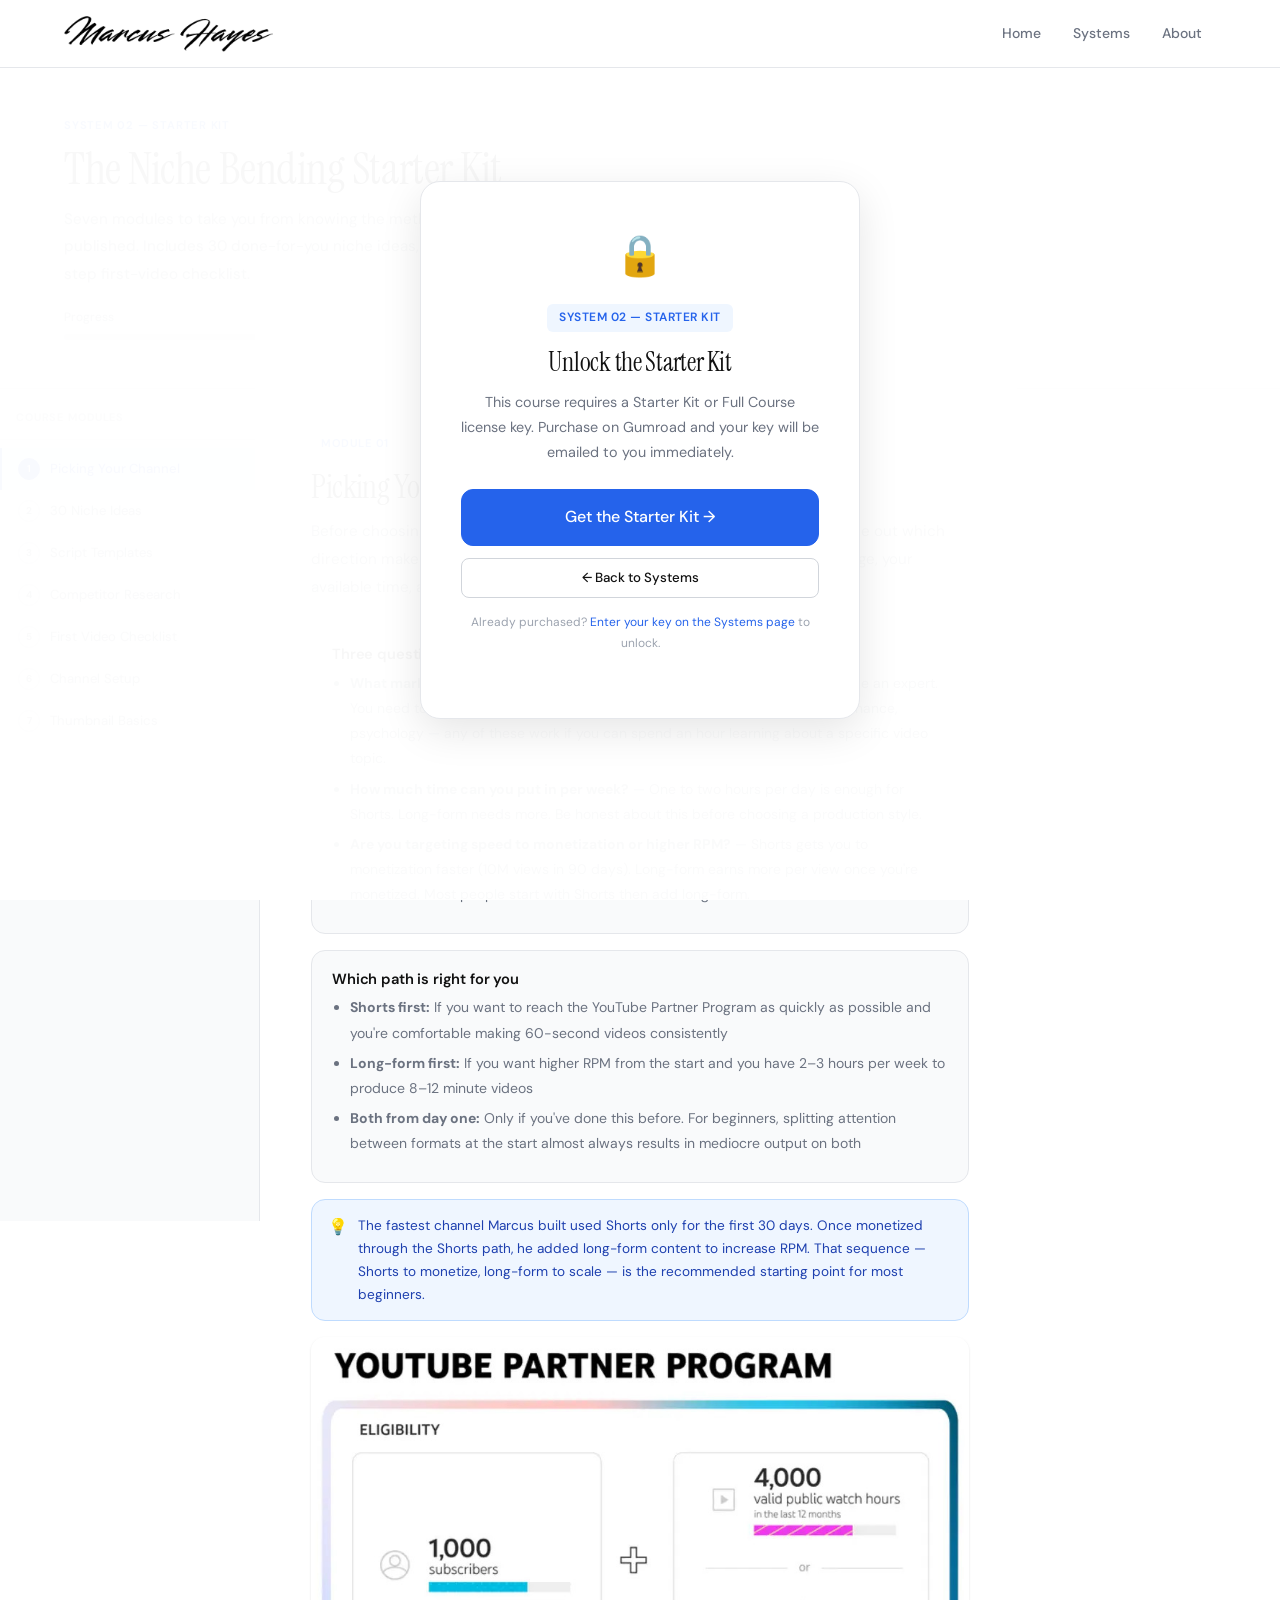
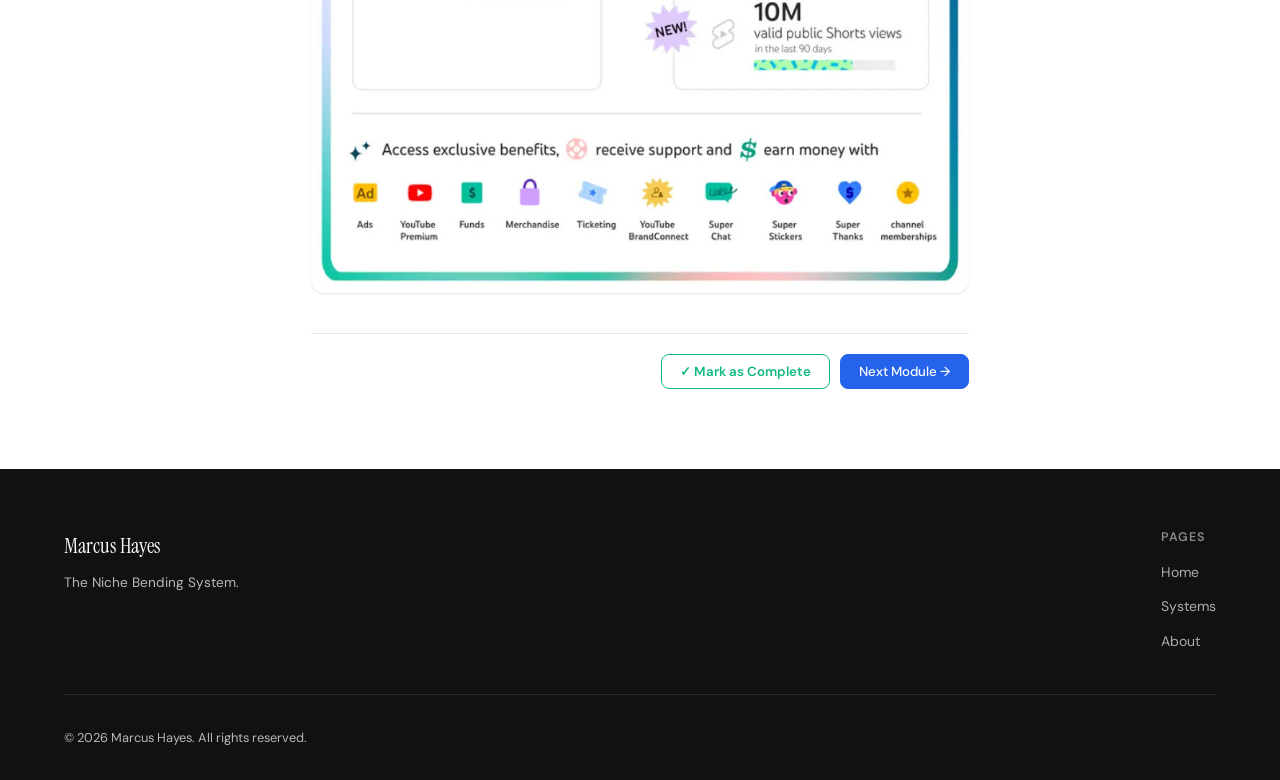
<file: course2.html>
<!DOCTYPE html>
<html lang="en">
<head>
<meta charset="UTF-8"/>
<meta name="viewport" content="width=device-width, initial-scale=1.0"/>
<title>System 02 — The Niche Bending Starter Kit</title>
<link rel="icon" type="image/png" href="assets/images/favicon.png"/>
<link rel="stylesheet" href="assets/css/style.css"/>
<style>
.course-hero{padding:calc(var(--nav-h) + 48px) 5% 48px;background:var(--bg);border-bottom:1px solid var(--border);}
.course-hero .ch-tag{font-size:0.7rem;font-weight:600;letter-spacing:0.07em;text-transform:uppercase;color:var(--blue);margin-bottom:10px;}
.course-hero h1{font-size:clamp(1.8rem,4vw,2.8rem);margin-bottom:10px;}
.course-hero p{font-size:0.95rem;color:var(--muted);max-width:580px;line-height:1.8;}
.prog-bar-wrap{margin-top:20px;max-width:400px;}
.prog-meta{display:flex;justify-content:space-between;font-size:0.75rem;color:var(--muted);margin-bottom:6px;}
.prog-track{height:6px;background:var(--border);border-radius:6px;overflow:hidden;}
.prog-fill{height:100%;background:var(--blue);border-radius:6px;transition:width 0.5s;}
.course-layout{display:grid;grid-template-columns:260px 1fr;min-height:80vh;}
.sidebar{position:sticky;top:var(--nav-h);height:calc(100vh - var(--nav-h));overflow-y:auto;background:var(--bg);border-right:1px solid var(--border);padding:20px 0;scrollbar-width:thin;}
.sb-title{font-size:0.68rem;font-weight:600;letter-spacing:0.08em;text-transform:uppercase;color:var(--muted2);padding:0 16px 12px;border-bottom:1px solid var(--border);margin-bottom:8px;}
.sb-nav{list-style:none;}
.sb-nav li a{display:flex;align-items:center;gap:10px;padding:10px 16px;font-size:0.82rem;color:var(--muted);cursor:pointer;border-left:2.5px solid transparent;transition:all 0.18s;}
.sb-nav li a:hover{color:var(--text);background:var(--white);}
.sb-nav li a.active{color:var(--blue);border-left-color:var(--blue);background:var(--blue-light);font-weight:500;}
.sb-nav li a.done{color:var(--green);}
.sb-dot{width:22px;height:22px;border-radius:50%;border:1.5px solid var(--border2);display:flex;align-items:center;justify-content:center;font-size:0.62rem;font-weight:600;flex-shrink:0;}
.sb-nav li a.active .sb-dot{border-color:var(--blue);background:var(--blue);color:#fff;}
.sb-nav li a.done .sb-dot{border-color:var(--green);background:var(--green);color:#fff;}
.course-main{padding:40px 5% 80px;max-width:760px;}
.mod{display:none;}.mod.active{display:block;}
.mod-tag{display:inline-block;background:var(--blue-light);color:var(--blue);border-radius:6px;padding:3px 10px;font-size:0.7rem;font-weight:600;letter-spacing:0.05em;text-transform:uppercase;margin-bottom:14px;}
.mod-title{font-size:clamp(1.5rem,3vw,2rem);margin-bottom:0.65rem;}
.mod-intro{font-size:0.95rem;color:var(--muted);line-height:1.85;margin-bottom:1.5rem;}
.cb{background:var(--bg);border:1px solid var(--border);border-radius:var(--radius);padding:20px;margin-bottom:16px;}
.cb h3{font-family:'DM Sans',sans-serif;font-size:0.92rem;font-weight:600;margin-bottom:8px;}
.cb p,.cb li{font-size:0.875rem;color:var(--muted);line-height:1.8;}
.cb ul{padding-left:18px;}.cb li{margin-bottom:5px;}
.tip{background:var(--blue-light);border:1px solid #bfdbfe;border-radius:var(--radius);padding:14px 16px;display:flex;gap:10px;margin-bottom:16px;}
.tip p{font-size:0.85rem;color:#1e40af;line-height:1.7;margin:0;}
.img-suggest{background:var(--bg2);border:1.5px dashed var(--border2);border-radius:var(--radius-sm);padding:12px 14px;font-size:0.78rem;color:var(--muted2);margin-bottom:16px;}
.mod-nav{display:flex;justify-content:space-between;align-items:center;flex-wrap:wrap;gap:10px;margin-top:40px;padding-top:20px;border-top:1px solid var(--border);}
.mod-nav-right{display:flex;gap:10px;align-items:center;flex-wrap:wrap;}
.btn-complete{display:inline-flex;align-items:center;gap:6px;padding:8px 18px;border-radius:8px;font-family:'DM Sans',sans-serif;font-size:0.83rem;font-weight:600;cursor:pointer;border:1.5px solid var(--green);background:var(--white);color:var(--green);transition:all 0.2s;}
.btn-complete:hover{background:var(--green-light);}
.btn-complete.completed{background:var(--green);color:#fff;border-color:var(--green);}
.c-img{width:100%;margin-bottom:18px;border-radius:var(--radius);overflow:hidden;box-shadow:var(--shadow);}
.c-img img{width:100%;height:auto;display:block;border-radius:var(--radius);}
.c-img .img-ph{width:100%;border-radius:var(--radius);border:none;}
.dl-box{background:var(--white);border:1px solid var(--border);border-radius:var(--radius);padding:18px 20px;display:flex;align-items:center;justify-content:space-between;gap:16px;margin-bottom:12px;}
.dl-box .dl-info h4{font-family:'DM Sans',sans-serif;font-size:0.9rem;font-weight:600;margin-bottom:3px;}
.dl-box .dl-info p{font-size:0.78rem;color:var(--muted);}
.mob-select{display:none;width:100%;padding:10px 14px;margin-bottom:24px;border:1px solid var(--border2);border-radius:var(--radius-sm);font-family:'DM Sans',sans-serif;font-size:0.9rem;background:var(--white);}
.niche-cat-label{font-size:0.78rem;font-weight:600;color:var(--blue);letter-spacing:0.04em;margin-bottom:10px;padding:5px 10px;background:var(--blue-light);border-radius:5px;display:inline-block;}
.niche-item{display:flex;gap:12px;align-items:flex-start;padding:10px 14px;background:var(--bg);border-radius:var(--radius-sm);font-size:0.84rem;color:var(--muted);line-height:1.65;margin-bottom:6px;}
.ni-num{font-size:0.68rem;font-weight:600;color:var(--muted2);flex-shrink:0;padding-top:2px;}
.niche-item em{color:var(--text);font-style:normal;font-weight:500;}
.tmpl-item{background:var(--bg);border-radius:var(--radius-sm);padding:12px 14px;margin-bottom:8px;display:flex;gap:12px;align-items:flex-start;}
.tmpl-num{font-size:0.68rem;font-weight:600;color:var(--muted2);flex-shrink:0;padding-top:2px;}
.tmpl-title{font-size:0.875rem;font-weight:500;color:var(--text);margin-bottom:3px;}
.tmpl-ex{font-size:0.78rem;color:var(--muted);font-style:italic;}
.cl-group{background:var(--bg);border-radius:var(--radius-sm);padding:16px;margin-bottom:12px;}
.cl-group-lbl{font-size:0.7rem;font-weight:600;letter-spacing:0.06em;text-transform:uppercase;color:var(--blue);margin-bottom:10px;}
.cl-item{display:flex;gap:10px;align-items:flex-start;padding:7px 0;border-bottom:1px solid var(--border);}
.cl-item:last-child{border-bottom:none;}
.cl-item input[type="checkbox"]{margin-top:3px;accent-color:var(--blue);flex-shrink:0;width:15px;height:15px;cursor:pointer;}
.cl-item label{font-size:0.84rem;color:var(--muted);line-height:1.6;cursor:pointer;}
.cl-item input:checked+label{color:var(--green);text-decoration:line-through;}
.next-cta{background:var(--bg);border:1px solid var(--border);border-radius:var(--radius);padding:24px;text-align:center;margin-top:40px;}
.next-cta h3{font-family:'DM Sans',sans-serif;font-size:1rem;font-weight:600;margin-bottom:6px;}
.next-cta p{font-size:0.85rem;color:var(--muted);margin-bottom:16px;line-height:1.7;}
/* ACCESS GATE */
.access-gate{position:fixed;inset:0;background:rgba(255,255,255,0.97);z-index:500;display:flex;align-items:center;justify-content:center;padding:20px;}
.gate-card{background:var(--white);border:1px solid var(--border);border-radius:var(--radius-lg);padding:40px;max-width:440px;width:100%;text-align:center;box-shadow:var(--shadow-lg);}
.gate-card h2{font-size:1.6rem;margin-bottom:0.75rem;}
.gate-card p{font-size:0.9rem;color:var(--muted);line-height:1.75;margin-bottom:1.5rem;}
@media(max-width:860px){.course-layout{grid-template-columns:1fr;}.sidebar{display:none;}.mob-select{display:block;}.course-main{max-width:100%;}}
</style>
</head>
<body>

<!-- ACCESS GATE — shown if not authenticated at tier 2+ -->
<div class="access-gate" id="gate">
  <div class="gate-card">
    <div style="font-size:2.5rem;margin-bottom:16px">🔒</div>
    <div class="label-tag" style="display:table;margin:0 auto 1rem">System 02 — Starter Kit</div>
    <h2>Unlock the Starter Kit</h2>
    <p>This course requires a Starter Kit or Full Course license key. Purchase on Gumroad and your key will be emailed to you immediately.</p>
    <a href="https://marcushayes.gumroad.com/l/starter" target="_blank" class="btn btn-primary btn-lg" style="width:100%;justify-content:center;margin-bottom:12px">Get the Starter Kit →</a>
    <a href="dashboard.html" class="btn btn-secondary btn-sm" style="width:100%;justify-content:center">← Back to Systems</a>
    <p style="font-size:0.75rem;color:var(--muted2);margin-top:14px">Already purchased? <a href="dashboard.html" style="color:var(--blue)">Enter your key on the Systems page</a> to unlock.</p>
  </div>
</div>

<nav>
  <div class="nav-inner">
    <a href="index.html" class="nav-logo">
      <img src="assets/images/logo.png" alt="Marcus Hayes" onerror="this.style.display='none';this.nextElementSibling.style.display='block'"/>
      <span class="nav-logo-text" style="display:none">Marcus Hayes</span>
    </a>
    <div class="nav-right">
      <ul class="nav-links">
        <li><a href="index.html">Home</a></li>
        <li><a href="dashboard.html">Systems</a></li>
        <li><a href="about.html">About</a></li>
      </ul>
    </div>
    <button class="hamburger"><span></span><span></span><span></span></button>
  </div>
</nav>
<div class="mobile-menu">
  <a href="index.html">Home</a><a href="dashboard.html">Systems</a><a href="about.html">About Marcus</a>
</div>

<div class="course-hero">
  <div class="ch-tag">System 02 — Starter Kit</div>
  <h1>The Niche Bending Starter Kit</h1>
  <p>Seven modules to take you from knowing the method to having your first video published. Includes 30 done-for-you niche ideas, 10 title templates, and a 22-step first-video checklist.</p>
  <div class="prog-bar-wrap">
    <div class="prog-meta"><span>Progress</span><span id="pct">0%</span></div>
    <div class="prog-track"><div class="prog-fill" id="pfill" style="width:0%"></div></div>
  </div>
</div>

<!-- STICKY MOBILE MODULE DROPDOWN -->
<div class="mob-module-bar">
  <select onchange="go(this.value)">
    <option value="0">Module 1 — Picking Your Channel</option>
    <option value="1">Module 2 — 30 Niche Ideas</option>
    <option value="2">Module 3 — Script Templates</option>
    <option value="3">Module 4 — Competitor Research</option>
    <option value="4">Module 5 — First Video Checklist</option>
    <option value="5">Module 6 — Channel Setup</option>
    <option value="6">Module 7 — Thumbnail Basics</option>
  </select>
</div>

<div class="course-layout">
  <aside class="sidebar">
    <div class="sb-title">Course Modules</div>
    <ul class="sb-nav" id="sbnav">
      <li><a onclick="go(0)" data-m="0" class="active"><span class="sb-dot">1</span>Picking Your Channel</a></li>
      <li><a onclick="go(1)" data-m="1"><span class="sb-dot">2</span>30 Niche Ideas</a></li>
      <li><a onclick="go(2)" data-m="2"><span class="sb-dot">3</span>Script Templates</a></li>
      <li><a onclick="go(3)" data-m="3"><span class="sb-dot">4</span>Competitor Research</a></li>
      <li><a onclick="go(4)" data-m="4"><span class="sb-dot">5</span>First Video Checklist</a></li>
      <li><a onclick="go(5)" data-m="5"><span class="sb-dot">6</span>Channel Setup</a></li>
      <li><a onclick="go(6)" data-m="6"><span class="sb-dot">7</span>Thumbnail Basics</a></li>
    </ul>
  </aside>

  <main class="course-main">
    <select class="mob-select" onchange="go(this.value)" style="display:none">
      <option value="0">Module 1 — Picking Your Channel</option>
      <option value="1">Module 2 — 30 Niche Ideas</option>
      <option value="2">Module 3 — Script Templates</option>
      <option value="3">Module 4 — Competitor Research</option>
      <option value="4">Module 5 — First Video Checklist</option>
      <option value="5">Module 6 — Channel Setup</option>
      <option value="6">Module 7 — Thumbnail Basics</option>
    </select>

    <!-- MODULE 1 — PICKING YOUR CHANNEL -->
    <div class="mod active" id="m0">
      <div class="mod-tag">Module 01</div>
      <h1 class="mod-title">Picking Your Channel Direction</h1>
      <p class="mod-intro">Before choosing a niche from the list in Module 2, this module helps you figure out which direction makes sense for you specifically — based on your existing knowledge, your available time, and the income level you're targeting.</p>
      <div class="cb">
        <h3>Three questions before you pick a niche</h3>
        <ul>
          <li><strong>What markets do you already know something about?</strong> — You don't need to be an expert. You need to be able to research and explain a topic clearly. History, animals, finance, psychology — any of these work if you can spend an hour learning about a specific video topic.</li>
          <li><strong>How much time can you put in per week?</strong> — One to two hours per day is enough for Shorts. Long-form needs more. Be honest about this before choosing a production style.</li>
          <li><strong>Are you targeting speed to monetization or higher RPM?</strong> — Shorts gets you to monetization faster (10M views in 90 days). Long-form earns more per view once you're monetized. Most people start with Shorts then add long-form.</li>
        </ul>
      </div>
      <div class="cb">
        <h3>Which path is right for you</h3>
        <ul>
          <li><strong>Shorts first:</strong> If you want to reach the YouTube Partner Program as quickly as possible and you're comfortable making 60-second videos consistently</li>
          <li><strong>Long-form first:</strong> If you want higher RPM from the start and you have 2–3 hours per week to produce 8–12 minute videos</li>
          <li><strong>Both from day one:</strong> Only if you've done this before. For beginners, splitting attention between formats at the start almost always results in mediocre output on both</li>
        </ul>
      </div>
      <div class="tip"><span>💡</span><p>The fastest channel Marcus built used Shorts only for the first 30 days. Once monetized through the Shorts path, he added long-form content to increase RPM. That sequence — Shorts to monetize, long-form to scale — is the recommended starting point for most beginners.</p></div>
      <!-- IMAGE SUGGESTION: A simple two-path diagram showing Shorts path vs Long-form path
           with estimated timeframes and RPM differences for each -->
      <div class="c-img">
        <img src="assets/images/monetization-paths.jpg" alt="Two monetization paths"
             style="width:100%;height:auto;display:block;border-radius:var(--radius)"
             onload="this.nextElementSibling.style.display='none'"
             onerror="this.style.display='none';this.nextElementSibling.style.display='flex'"/>
        <div class="img-ph" style="aspect-ratio:16/9">
          <span class="ph-icon">🛣️</span>
          <span class="ph-name">monetization-paths.jpg</span>
          <span class="ph-dims">1280 × 720px — 16:9</span>
          <span class="ph-desc">Two-path diagram: Shorts (10M views/90 days) vs Long-form (4K hours/12 months). Simple flowchart. Make in Canva.</span>
        </div>
      </div>
      <div class="mod-nav"><span></span><div class="mod-nav-right"><button class="btn-complete" id="complete-0" onclick="markComplete(0)">✓ Mark as Complete</button><button class="btn btn-primary btn-sm" onclick="go(1)">Next Module →</button></div></div>
    </div>

    <!-- MODULE 2 — 30 NICHE IDEAS -->
    <div class="mod" id="m1">
      <div class="mod-tag">Module 02</div>
      <h1 class="mod-title">30 Done-for-You Niche Bend Ideas</h1>
      <p class="mod-intro">These 30 ideas are ready to use. Each one applies the Niche Bending formula — a proven format from one market applied to a fresh market where it hasn't been used yet. Use them as starting points, not finished products. The title you produce should be your own.</p>

      <div style="margin-bottom:20px">
        <div class="niche-cat-label">💰 Finance &amp; Money — CPM $15–$60</div>
        <div class="niche-item"><span class="ni-num">01</span><div>Personal finance + true crime storytelling → <em>"The Biggest Financial Mistakes That Destroyed Millionaires"</em></div></div>
        <div class="niche-item"><span class="ni-num">02</span><div>Investing + tier list ranking → <em>"Every Investment Type Ranked From Worst to Best"</em></div></div>
        <div class="niche-item"><span class="ni-num">03</span><div>Real estate + "if X does Y" format → <em>"If Your Landlord Does These 5 Things, Here's What It Means"</em></div></div>
        <div class="niche-item"><span class="ni-num">04</span><div>Side hustles + documentary expose → <em>"The Dark Truth About Every Popular Side Hustle in 2026"</em></div></div>
        <div class="niche-item"><span class="ni-num">05</span><div>Credit and debt + survival ranking → <em>"Every Type of Debt Ranked — Which One Will Destroy You Fastest"</em></div></div>
      </div>

      <div style="margin-bottom:20px">
        <div class="niche-cat-label">📜 History — CPM $8–$25</div>
        <div class="niche-item"><span class="ni-num">06</span><div>Ancient civilizations + gaming tier list → <em>"Every Ancient Empire Ranked by How Brutal Their Punishments Were"</em></div></div>
        <div class="niche-item"><span class="ni-num">07</span><div>Royal history + "every X explained" → <em>"Every British Monarch's Death Explained"</em></div></div>
        <div class="niche-item"><span class="ni-num">08</span><div>Wars and battles + true crime suspense → <em>"The Battle That Should Have Been Impossible to Lose — But They Did"</em></div></div>
        <div class="niche-item"><span class="ni-num">09</span><div>Historical figures + comparison breakdown → <em>"Napoleon vs Caesar — Who Was Actually More Powerful?"</em></div></div>
        <div class="niche-item"><span class="ni-num">10</span><div>Ancient mysteries + "the dark truth about" → <em>"The Dark Truth About What Really Happened to the Library of Alexandria"</em></div></div>
      </div>

      <div style="margin-bottom:20px">
        <div class="niche-cat-label">🐾 Animals &amp; Wildlife — CPM $5–$18</div>
        <div class="niche-item"><span class="ni-num">11</span><div>Predators + survival tier list → <em>"Every Apex Predator Ranked — Who Wins in a Real Fight?"</em></div></div>
        <div class="niche-item"><span class="ni-num">12</span><div>Ocean creatures + "if X does Y" → <em>"If a Shark Does These Things Near You, Here's What It Means"</em></div></div>
        <div class="niche-item"><span class="ni-num">13</span><div>Extinct animals + documentary expose → <em>"Every Mass Extinction Event Explained — And the Next One We're Not Ready For"</em></div></div>
        <div class="niche-item"><span class="ni-num">14</span><div>Insects + true crime storytelling → <em>"The Most Terrifying Insect Attacks in History — Explained"</em></div></div>
        <div class="niche-item"><span class="ni-num">15</span><div>Animal intelligence + ranking → <em>"Every Animal Ranked by Intelligence — The Results Will Surprise You"</em></div></div>
      </div>

      <div style="margin-bottom:20px">
        <div class="niche-cat-label">🧠 Psychology &amp; Behavior — CPM $10–$30</div>
        <div class="niche-item"><span class="ni-num">16</span><div>Dark psychology + "if X does Y" → <em>"If Someone Does These 6 Things, They Are Manipulating You"</em></div></div>
        <div class="niche-item"><span class="ni-num">17</span><div>Social behavior + expose documentary → <em>"The Dark Truth About Why People Follow Cults — Explained by Psychology"</em></div></div>
        <div class="niche-item"><span class="ni-num">18</span><div>Body language + tier list → <em>"Every Body Language Signal Ranked — What Each One Really Means"</em></div></div>
        <div class="niche-item"><span class="ni-num">19</span><div>Cognitive biases + "every X explained" → <em>"Every Cognitive Bias Explained — And Which Ones Are Controlling You Right Now"</em></div></div>
        <div class="niche-item"><span class="ni-num">20</span><div>Narcissism + true crime structure → <em>"The Warning Signs Nobody Talks About — Spotting a Narcissist Before It's Too Late"</em></div></div>
      </div>

      <div style="margin-bottom:20px">
        <div class="niche-cat-label">🔍 True Crime &amp; Mystery — CPM $6–$20</div>
        <div class="niche-item"><span class="ni-num">21</span><div>Unsolved cases + finance expose style → <em>"The Crimes That Should Have Been Solved — But Someone Didn't Want Them To Be"</em></div></div>
        <div class="niche-item"><span class="ni-num">22</span><div>Historical crimes + tier list → <em>"Every Serial Killer From the 1900s Ranked by How They Were Finally Caught"</em></div></div>
        <div class="niche-item"><span class="ni-num">23</span><div>Government secrets + documentary → <em>"Every Declassified Government Secret Explained — What They Hid and Why"</em></div></div>
        <div class="niche-item"><span class="ni-num">24</span><div>Disappearances + "every X explained" → <em>"Every Famous Disappearance That Was Never Solved — Explained"</em></div></div>
        <div class="niche-item"><span class="ni-num">25</span><div>Cults + survival ranking → <em>"Every Major Cult Ranked by How Dangerous They Actually Were"</em></div></div>
      </div>

      <div style="margin-bottom:20px">
        <div class="niche-cat-label">💻 Technology &amp; AI — CPM $10–$25</div>
        <div class="niche-item"><span class="ni-num">26</span><div>AI tools + true crime style → <em>"The AI Tools That Are Quietly Replacing Entire Industries — And Nobody's Talking About It"</em></div></div>
        <div class="niche-item"><span class="ni-num">27</span><div>Tech companies + tier list → <em>"Every Big Tech Company Ranked — Which Ones Are Actually Evil?"</em></div></div>
        <div class="niche-item"><span class="ni-num">28</span><div>Cybersecurity + "if X does Y" → <em>"If Your Phone Does These 7 Things, Someone Is Watching You"</em></div></div>
        <div class="niche-item"><span class="ni-num">29</span><div>Social media + expose documentary → <em>"The Dark Truth About How Every Social Media Platform Is Designed to Addict You"</em></div></div>
        <div class="niche-item"><span class="ni-num">30</span><div>Failed tech + "every X explained" → <em>"Every Major Tech Failure Explained — And What Killed Them"</em></div></div>
      </div>

      <div class="dl-box">
        <div class="dl-info"><h4>Niche Ideas Sheet</h4><p>All 30 ideas in a printable PDF with space to add your own variations.</p></div>
        <!-- DOWNLOAD GUIDE: Save your PDF at assets/downloads/niche-ideas.pdf and update href -->
        <a href="#" class="btn btn-secondary btn-sm" href="assets/downloads/niche-ideas.pdf" download>Download PDF</a>
      </div>
      <div class="mod-nav"><button class="btn btn-secondary btn-sm" onclick="go(0)">← Previous</button><div class="mod-nav-right"><button class="btn-complete" id="complete-1" onclick="markComplete(1)">✓ Mark as Complete</button><button class="btn btn-primary btn-sm" onclick="go(2)">Next Module →</button></div></div>
    </div>

    <!-- MODULE 3 — SCRIPT TEMPLATES -->
    <div class="mod" id="m2">
      <div class="mod-tag">Module 03</div>
      <h1 class="mod-title">10 Script Bending Title Templates</h1>
      <p class="mod-intro">These are proven title and script structure frameworks. Replace the brackets with your specific topic. The frameworks are borrowed from viral videos across different markets — but the topic you apply them to should be your own original idea.</p>

      <div class="tmpl-item"><span class="tmpl-num">01</span><div><div class="tmpl-title">"Every [Subject] [Action] Explained"</div><div class="tmpl-ex">e.g. "Every Roman Emperor's Death Explained" / "Every Apex Predator's Attack Method Explained"</div></div></div>
      <div class="tmpl-item"><span class="tmpl-num">02</span><div><div class="tmpl-title">"Every [Category] Ranked — From [Extreme A] to [Extreme B]"</div><div class="tmpl-ex">e.g. "Every Predator Ranked — From Harmless to Most Deadly in History"</div></div></div>
      <div class="tmpl-item"><span class="tmpl-num">03</span><div><div class="tmpl-title">"The Dark Truth About [Topic] Nobody Talks About"</div><div class="tmpl-ex">e.g. "The Dark Truth About Passive Income Nobody Talks About"</div></div></div>
      <div class="tmpl-item"><span class="tmpl-num">04</span><div><div class="tmpl-title">"If [Subject] Does [Behavior], It Means [Revelation]"</div><div class="tmpl-ex">e.g. "If Your Boss Does These 5 Things, He's Planning to Let You Go"</div></div></div>
      <div class="tmpl-item"><span class="tmpl-num">05</span><div><div class="tmpl-title">"[A] vs [B] — Which Is Actually [More Extreme]?"</div><div class="tmpl-ex">e.g. "Napoleon vs Caesar — Who Was Actually More Ruthless?"</div></div></div>
      <div class="tmpl-item"><span class="tmpl-num">06</span><div><div class="tmpl-title">"The [Number] [Subjects] That [Shocking Outcome]"</div><div class="tmpl-ex">e.g. "The 7 Investments That Turned Ordinary People Into Millionaires"</div></div></div>
      <div class="tmpl-item"><span class="tmpl-num">07</span><div><div class="tmpl-title">"What Happens When [Scenario] — Explained"</div><div class="tmpl-ex">e.g. "What Happens When an Apex Predator Has No Natural Enemies — Explained"</div></div></div>
      <div class="tmpl-item"><span class="tmpl-num">08</span><div><div class="tmpl-title">"[Subject] That Should Have [Expected Outcome] — But Didn't"</div><div class="tmpl-ex">e.g. "The Empire That Should Have Survived — But Collapsed in 30 Days"</div></div></div>
      <div class="tmpl-item"><span class="tmpl-num">09</span><div><div class="tmpl-title">"How [Subject] [Did Something] — And Why It Will Never Happen Again"</div><div class="tmpl-ex">e.g. "How One Man Crashed an Entire Economy — And Why It Will Never Happen Again"</div></div></div>
      <div class="tmpl-item"><span class="tmpl-num">10</span><div><div class="tmpl-title">"Every [Subject] Warning Sign — And What to Do About Each One"</div><div class="tmpl-ex">e.g. "Every Financial Red Flag Warning Sign — And What to Do About Each One"</div></div></div>

      <div class="dl-box" style="margin-top:20px">
        <div class="dl-info"><h4>Title Templates Sheet</h4><p>All 10 templates in a printable PDF with fill-in-the-blank examples for each.</p></div>
        <!-- DOWNLOAD GUIDE: Save your PDF at assets/downloads/title-templates.pdf and update href -->
        <a href="#" class="btn btn-secondary btn-sm" href="assets/downloads/title-templates.pdf" download>Download PDF</a>
      </div>
      <div class="mod-nav"><button class="btn btn-secondary btn-sm" onclick="go(1)">← Previous</button><div class="mod-nav-right"><button class="btn-complete" id="complete-2" onclick="markComplete(2)">✓ Mark as Complete</button><button class="btn btn-primary btn-sm" onclick="go(3)">Next Module →</button></div></div>
    </div>

    <!-- MODULE 4 — COMPETITOR RESEARCH -->
    <div class="mod" id="m3">
      <div class="mod-tag">Module 04</div>
      <h1 class="mod-title">Competitor Research</h1>
      <p class="mod-intro">Before making your first video, spend time studying what's already working in adjacent markets. The goal is not to copy — it's to understand which formats are proven, which hooks hold attention, and what a successful script actually looks like at a structural level.</p>
      <div class="cb">
        <h3>Step 1 — Find the right channels to study</h3>
        <ul>
          <li>Search YouTube for the Format you want to use, not the Market you're entering</li>
          <li>Look for channels in a different market using the same format — these are your structural references</li>
          <li>Filter by view count: you want videos with 500K+ views — these have been validated by the algorithm</li>
          <li>Avoid studying direct competitors in your exact niche — you want format references, not topic references</li>
        </ul>
      </div>
      <div class="cb">
        <h3>Step 2 — Extract transcripts</h3>
        <p>Go to <strong>youtubetotranscript.com</strong> and paste the URL of 2–3 top-performing videos from your reference channels. This gives you the full script text to analyze.</p>
        <p style="margin-top:8px">Look for: how long is the opening hook? What emotion does the first sentence trigger? How do they transition between sections? How do they close?</p>
      </div>
      <div class="cb">
        <h3>Step 3 — Build your own format map</h3>
        <ul>
          <li>Write the script structure as a numbered blueprint: Section 1 (hook), Section 2 (context), Section 3 (main content), Section 4 (close)</li>
          <li>Note the average sentence length and vocabulary level</li>
          <li>Identify their 3–5 most used transition phrases</li>
          <li>Write the hook formula as a reusable template with blanks</li>
        </ul>
        <p style="margin-top:8px">This becomes your scripting reference for every video you produce.</p>
      </div>
      <div class="tip"><span>💡</span><p>If you have System 03, the Protocol Clerk AI prompt does this entire process for you — it takes the transcripts you paste in and generates a full scripting SOP automatically.</p></div>
      <div class="dl-box">
        <div class="dl-info"><h4>Competitor Research Worksheet</h4><p>Structured sheet for mapping competitor scripts, hooks, and format patterns.</p></div>
        <!-- DOWNLOAD GUIDE: Save your PDF at assets/downloads/competitor-research.pdf and update href -->
        <a href="#" class="btn btn-secondary btn-sm" href="assets/downloads/competitor-research.pdf" download>Download PDF</a>
      </div>
      <div class="mod-nav"><button class="btn btn-secondary btn-sm" onclick="go(2)">← Previous</button><div class="mod-nav-right"><button class="btn-complete" id="complete-3" onclick="markComplete(3)">✓ Mark as Complete</button><button class="btn btn-primary btn-sm" onclick="go(4)">Next Module →</button></div></div>
    </div>

    <!-- MODULE 5 — FIRST VIDEO CHECKLIST -->
    <div class="mod" id="m4">
      <div class="mod-tag">Module 05</div>
      <h1 class="mod-title">First Video Checklist</h1>
      <p class="mod-intro">This is the exact sequence for producing and publishing your first video. Complete every step in order. Each checkbox saves your state in this browser.</p>

      <div class="cl-group">
        <div class="cl-group-lbl">Before You Script</div>
        <div class="cl-item"><input type="checkbox" id="c1"/><label for="c1">Chose your Market (a topic you can research and explain clearly)</label></div>
        <div class="cl-item"><input type="checkbox" id="c2"/><label for="c2">Identified your Format (borrowed from a different market where it's proven viral)</label></div>
        <div class="cl-item"><input type="checkbox" id="c3"/><label for="c3">Found 2–3 reference channels and extracted transcripts from youtubetotranscript.com</label></div>
        <div class="cl-item"><input type="checkbox" id="c4"/><label for="c4">Confirmed your target country (USA / UK / Canada / Australia)</label></div>
        <div class="cl-item"><input type="checkbox" id="c5"/><label for="c5">Decided on video type: Shorts (60 sec) or Long-form (8–12 min)</label></div>
      </div>
      <div class="cl-group">
        <div class="cl-group-lbl">Script &amp; Production</div>
        <div class="cl-item"><input type="checkbox" id="c6"/><label for="c6">Wrote or generated the full script using the title template and format map</label></div>
        <div class="cl-item"><input type="checkbox" id="c7"/><label for="c7">Read the script aloud — rewrote any sentence that sounds unnatural when spoken</label></div>
        <div class="cl-item"><input type="checkbox" id="c8"/><label for="c8">Generated all images using Google Flow (labs.google/fx/tools/flow) — 12–20 images per video</label></div>
        <div class="cl-item"><input type="checkbox" id="c9"/><label for="c9">Generated AI voiceover in the correct accent (American or British) using ElevenLabs or similar</label></div>
        <div class="cl-item"><input type="checkbox" id="c10"/><label for="c10">(Optional) Generated 3–5 Grok video clips for key dramatic moments</label></div>
      </div>
      <div class="cl-group">
        <div class="cl-group-lbl">Editing in CapCut</div>
        <div class="cl-item"><input type="checkbox" id="c11"/><label for="c11">Imported voiceover as base audio track first</label></div>
        <div class="cl-item"><input type="checkbox" id="c12"/><label for="c12">Added images and video clips timed to narration (3–5 seconds per image)</label></div>
        <div class="cl-item"><input type="checkbox" id="c13"/><label for="c13">Added zoom animation to every still image (Animation → In → Zoom In, 0.5 seconds)</label></div>
        <div class="cl-item"><input type="checkbox" id="c14"/><label for="c14">Auto-generated captions and fixed any errors</label></div>
        <div class="cl-item"><input type="checkbox" id="c15"/><label for="c15">Added background music at 10–15% volume</label></div>
        <div class="cl-item"><input type="checkbox" id="c16"/><label for="c16">Exported at 1080p</label></div>
      </div>
      <div class="cl-group">
        <div class="cl-group-lbl">Before You Publish</div>
        <div class="cl-item"><input type="checkbox" id="c17"/><label for="c17">Wrote title using a Script Bending framework — keyword front-loaded</label></div>
        <div class="cl-item"><input type="checkbox" id="c18"/><label for="c18">Designed thumbnail in Canva — 3–4 bold words, high contrast, readable on mobile</label></div>
        <div class="cl-item"><input type="checkbox" id="c19"/><label for="c19">Wrote SEO description — first 150 characters include main keyword naturally</label></div>
        <div class="cl-item"><input type="checkbox" id="c20"/><label for="c20">Added 5–8 tags using VidIQ or TubeBuddy free tier</label></div>
        <div class="cl-item"><input type="checkbox" id="c21"/><label for="c21">Scheduled publish time: 9 AM–12 PM Eastern Time, Tuesday–Thursday</label></div>
        <div class="cl-item"><input type="checkbox" id="c22"/><label for="c22">Pinned a question as the first comment immediately after publishing</label></div>
      </div>

      <div class="dl-box" style="margin-top:16px">
        <div class="dl-info"><h4>First Video Checklist PDF</h4><p>Printable version of this checklist for offline use.</p></div>
        <!-- DOWNLOAD GUIDE: Save your PDF at assets/downloads/first-video-checklist.pdf and update href -->
        <a href="#" class="btn btn-secondary btn-sm" href="assets/downloads/first-video-checklist.pdf" download>Download PDF</a>
      </div>
      <div class="mod-nav"><button class="btn btn-secondary btn-sm" onclick="go(3)">← Previous</button><div class="mod-nav-right"><button class="btn-complete" id="complete-4" onclick="markComplete(4)">✓ Mark as Complete</button><button class="btn btn-primary btn-sm" onclick="go(5)">Next Module →</button></div></div>
    </div>

    <!-- MODULE 6 — CHANNEL SETUP -->
    <div class="mod" id="m5">
      <div class="mod-tag">Module 06</div>
      <h1 class="mod-title">Channel Setup</h1>
      <p class="mod-intro">Do this once before publishing your first video. Each of these steps takes a few minutes and the settings affect how YouTube categorizes and distributes your channel from day one.</p>
      <div class="cb">
        <h3>The essential setup steps in order</h3>
        <ul>
          <li><strong>Create a Google account</strong> using a brand-related name, not your personal name</li>
          <li><strong>Create your YouTube channel</strong> — youtube.com → profile → "Create a channel." Keep the name under 3 words. Brandable, memorable, topic-adjacent.</li>
          <li><strong>Design channel art in Canva (free)</strong> — banner size 2560×1440px. One or two colors. Clean and easy to read on both desktop and mobile.</li>
          <li><strong>Write your channel description</strong> — first 150 characters show in YouTube search results. Include your topic and what viewers get. Example: "Weekly videos on historical mysteries — explained clearly."</li>
          <li><strong>Set channel location to United States</strong> — YouTube Studio → Settings → Channel → Basic Info → Country. This affects which advertisers are matched to your content.</li>
          <li><strong>Set your default upload language to English</strong> — same section as above.</li>
          <li><strong>Enable auto-chapters</strong> — YouTube Studio → Settings → Channel → Advanced. Helps SEO and viewer navigation.</li>
          <li><strong>Build 3 videos before going public</strong> — upload all three as private, then publish simultaneously. A new visitor who finds your first video should have more to watch.</li>
        </ul>
      </div>
      <div class="tip"><span>💡</span><p>Create playlists from day one. Group videos by topic. YouTube's autoplay feature extends watch sessions through playlists — which directly helps you reach the 4,000 watch-hour threshold needed for monetization on the long-form path.</p></div>
      <div class="dl-box">
        <div class="dl-info"><h4>Channel Setup Worksheet</h4><p>Step-by-step worksheet to complete your full channel setup.</p></div>
        <!-- DOWNLOAD GUIDE: Save your PDF at assets/downloads/channel-setup.pdf and update href -->
        <a href="#" class="btn btn-secondary btn-sm" href="assets/downloads/channel-setup.pdf" download>Download PDF</a>
      </div>
      <div class="mod-nav"><button class="btn btn-secondary btn-sm" onclick="go(4)">← Previous</button><div class="mod-nav-right"><button class="btn-complete" id="complete-5" onclick="markComplete(5)">✓ Mark as Complete</button><button class="btn btn-primary btn-sm" onclick="go(6)">Next Module →</button></div></div>
    </div>

    <!-- MODULE 7 — THUMBNAIL BASICS -->
    <div class="mod" id="m6">
      <div class="mod-tag">Module 07</div>
      <h1 class="mod-title">Thumbnail Basics</h1>
      <p class="mod-intro">Your thumbnail is your ad. Before anyone watches a single second of your video, they see the thumbnail and make a decision. Getting this right has a disproportionate impact on how your channel grows.</p>
      <div class="cb">
        <h3>What makes a thumbnail work</h3>
        <ul>
          <li><strong>Readable on a phone at thumbnail size</strong> — hold your phone at arm's length and squint. If you can't read the text or identify the main subject, redesign it.</li>
          <li><strong>High contrast</strong> — white text on dark image, or dark text on light background. Avoid mid-tone combinations where text blends in.</li>
          <li><strong>Maximum 4 words of text</strong> — anything more than 4 words rarely gets read at thumbnail size. Choose the 3–4 words that create the most curiosity or tension.</li>
          <li><strong>One clear focal subject</strong> — a face, a dramatic scene, a single object. Thumbnails with too many elements compete with themselves for attention.</li>
          <li><strong>Emotional trigger in the first 0.5 seconds</strong> — the thumbnail should make someone feel something immediately: curiosity, shock, urgency, or recognition.</li>
        </ul>
      </div>
      <div class="cb">
        <h3>Creating thumbnails with your Google Flow images</h3>
        <ul>
          <li>Generate your scene images in Google Flow with thumbnail use in mind — dramatic lighting, clear subject placement, room for text overlay</li>
          <li>Open Canva (free) → create a new design → YouTube Thumbnail (1280×720px)</li>
          <li>Upload your Google Flow image as the background</li>
          <li>Add text using a bold font (Canva has free options) — white text with a slight drop shadow reads on almost any background</li>
          <li>Export and upload when setting your video live</li>
        </ul>
      </div>
      <!-- IMAGE SUGGESTION: Side-by-side comparison of a weak thumbnail (too much text,
           low contrast, unclear subject) vs a strong thumbnail (bold text, clear subject, high contrast) -->
      <div class="c-img">
        <img src="assets/images/thumbnail-comparison.jpg" alt="Good vs bad thumbnail"
             style="width:100%;height:auto;display:block;border-radius:var(--radius)"
             onload="this.nextElementSibling.style.display='none'"
             onerror="this.style.display='none';this.nextElementSibling.style.display='flex'"/>
        <div class="img-ph" style="aspect-ratio:16/9">
          <span class="ph-icon">🖼️</span>
          <span class="ph-name">thumbnail-comparison.jpg</span>
          <span class="ph-dims">1280 × 720px — 16:9</span>
          <span class="ph-desc">Side-by-side: weak thumbnail (too much text, low contrast) vs strong thumbnail (3–4 bold words, high contrast). Make both in Canva then screenshot side-by-side.</span>
        </div>
      </div>
      <div class="tip"><span>💡</span><p>If you have System 03, the Thumbnail Generator AI protocol learns your visual style from reference thumbnails and generates detailed prompts for any topic — including exact text overlay, positioning, and color treatment recommendations.</p></div>

      <div class="next-cta">
        <h3>Ready to go deeper?</h3>
        <p>System 03 — The Full Course covers production workflows (Google Flow, Grok, CapCut), posting strategy, SEO, monetization, YouTube safety guide, and the 4 advanced Claude AI protocols. It picks up exactly where this system ends.</p>
        <a href="https://marcushayes.gumroad.com/l/fullcourse" target="_blank" class="btn btn-primary">Get the Full Course →</a>
      </div>

      <div class="mod-nav"><button class="btn btn-secondary btn-sm" onclick="go(5)">← Previous</button><div class="mod-nav-right"><button class="btn-complete" id="complete-6" onclick="markComplete(6)">✓ Mark as Complete</button><a href="dashboard.html" class="btn btn-secondary btn-sm">← Back to Systems</a></div></div>
    </div>

  </main>
</div>

<footer>
  <div class="footer-inner">
    <div class="footer-top">
      <div class="footer-brand"><div class="logo-text">Marcus Hayes</div><p>The Niche Bending System.</p></div>
      <div class="footer-links-group"><h5>Pages</h5><ul><li><a href="index.html">Home</a></li><li><a href="dashboard.html">Systems</a></li><li><a href="about.html">About</a></li></ul></div>
    </div>
    <div class="footer-bottom"><p>© 2026 Marcus Hayes. All rights reserved.</p></div>
  </div>
</footer>

<script src="assets/js/main.js"></script>
<script>
const COURSE_ID = 'course2';
const TOTAL     = 7;
const done      = loadProgress(COURSE_ID);

// Gate check — requires tier 2+
(function(){
  const tier  = getTier();
  const token = getToken();
  if(tier < 2 || !token){
    document.getElementById('gate').style.display = 'flex';
  } else {
    document.getElementById('gate').style.display = 'none';
  }
})();

// Restore progress on load
(function(){
  done.forEach(n => {
    const el  = document.querySelector('[data-m="'+n+'"]');
    if(el) el.classList.add('done');
    const btn = document.getElementById('complete-'+n);
    if(btn){ btn.textContent = '✓ Completed'; btn.classList.add('completed'); }
  });
  updateProgressBar();
})();

function updateProgressBar(){
  const pct = Math.round((done.size / TOTAL) * 100);
  const pEl = document.getElementById('pct');
  const fEl = document.getElementById('pfill');
  if(pEl) pEl.textContent = pct + '%';
  if(fEl) fEl.style.width = pct + '%';
}

function go(i){
  i = parseInt(i);
  document.querySelectorAll('.mod').forEach(m => m.classList.remove('active'));
  document.getElementById('m'+i).classList.add('active');
  document.querySelectorAll('.sb-nav a').forEach(a => a.classList.remove('active'));
  const lnk = document.querySelector('[data-m="'+i+'"]');
  if(lnk) lnk.classList.add('active');
  const mob = document.querySelector('.mob-module-bar select');
  if(mob) mob.value = i;
  window.scrollTo({ top: 0, behavior: 'smooth' });
}

function markComplete(i){
  if(done.has(i)) return;
  done.add(i);
  saveProgress(COURSE_ID, i);
  const lnk = document.querySelector('[data-m="'+i+'"]');
  if(lnk) lnk.classList.add('done');
  const btn = document.getElementById('complete-'+i);
  if(btn){ btn.textContent = '✓ Completed'; btn.classList.add('completed'); }
  updateProgressBar();
  if(done.size === TOTAL){
    setTimeout(() => showCongrats(
      'Starter Kit Complete! 🎉',
      'You\'ve finished System 02. Head to System 03 — The Full Course when you\'re ready to build a complete production and monetization system.'
    ), 400);
  }
}
</script>
</body>
</html>
</file>
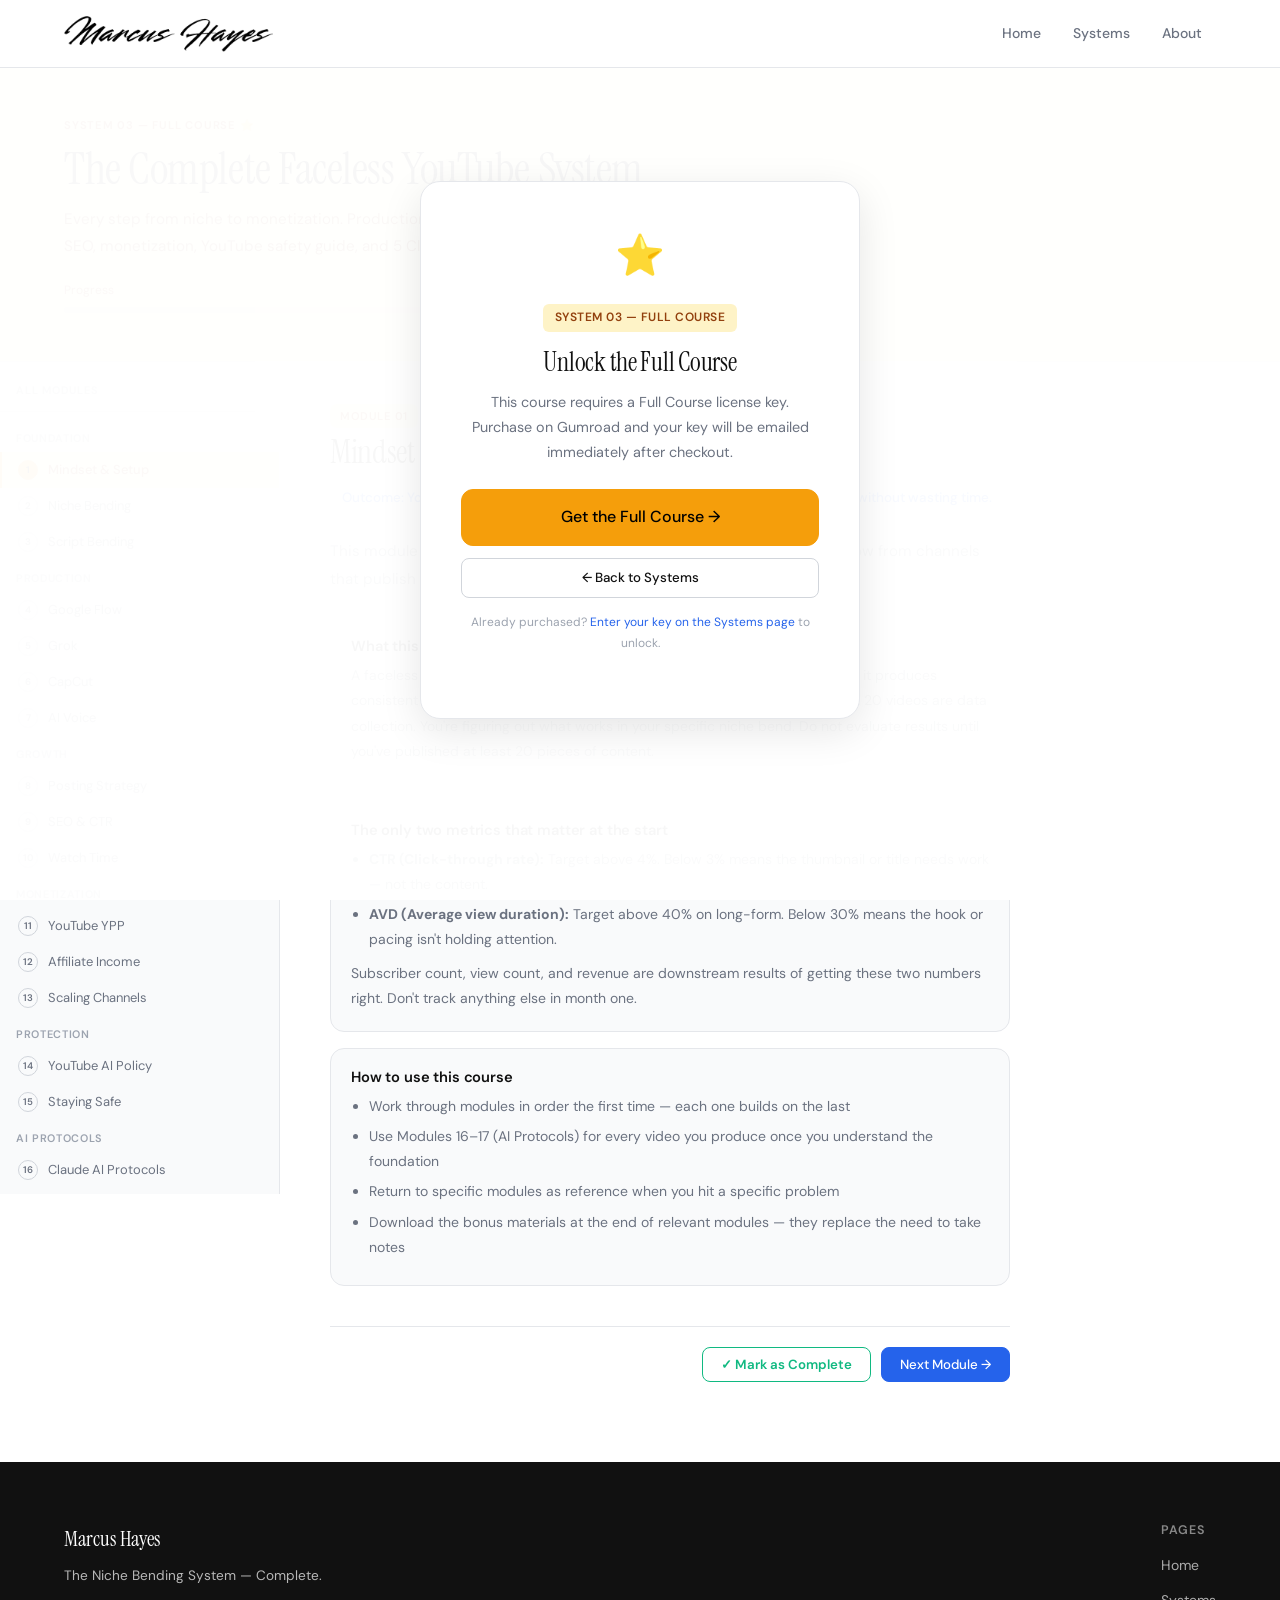
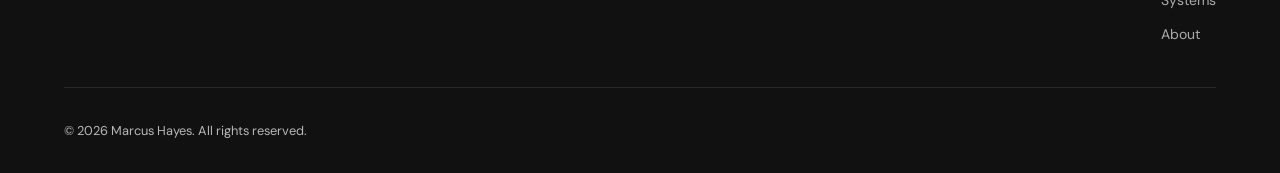
<file: course3.html>
<!DOCTYPE html>
<html lang="en">
<head>
<meta charset="UTF-8"/>
<meta name="viewport" content="width=device-width, initial-scale=1.0"/>
<title>System 03 — The Complete Faceless YouTube System</title>
<link rel="icon" type="image/png" href="assets/images/favicon.png"/>
<link rel="stylesheet" href="assets/css/style.css"/>
<style>
.course-hero{padding:calc(var(--nav-h) + 48px) 5% 48px;background:var(--amber-light);border-bottom:1px solid var(--border);}
.course-hero .ch-tag{font-size:0.7rem;font-weight:600;letter-spacing:0.07em;text-transform:uppercase;color:#92400e;margin-bottom:10px;}
.course-hero h1{font-size:clamp(1.8rem,4vw,2.8rem);margin-bottom:10px;}
.course-hero p{font-size:0.95rem;color:#78350f;max-width:580px;line-height:1.8;}
.prog-bar-wrap{margin-top:20px;max-width:400px;}
.prog-meta{display:flex;justify-content:space-between;font-size:0.75rem;color:#92400e;margin-bottom:6px;}
.prog-track{height:6px;background:rgba(0,0,0,0.1);border-radius:6px;overflow:hidden;}
.prog-fill{height:100%;background:var(--amber);border-radius:6px;transition:width 0.5s;}
.course-layout{display:grid;grid-template-columns:280px 1fr;min-height:80vh;}
.sidebar{position:sticky;top:var(--nav-h);height:calc(100vh - var(--nav-h));overflow-y:auto;background:var(--bg);border-right:1px solid var(--border);padding:20px 0;scrollbar-width:thin;}
.sb-title{font-size:0.68rem;font-weight:600;letter-spacing:0.08em;text-transform:uppercase;color:var(--muted2);padding:0 16px 12px;border-bottom:1px solid var(--border);margin-bottom:8px;}
.sb-cat{font-size:0.68rem;font-weight:600;letter-spacing:0.06em;text-transform:uppercase;color:var(--muted2);padding:10px 16px 4px;}
.sb-nav{list-style:none;}
.sb-nav li a{display:flex;align-items:center;gap:10px;padding:8px 16px;font-size:0.81rem;color:var(--muted);cursor:pointer;border-left:2.5px solid transparent;transition:all 0.18s;line-height:1.3;}
.sb-nav li a:hover{color:var(--text);background:var(--white);}
.sb-nav li a.active{color:#92400e;border-left-color:var(--amber);background:var(--amber-light);font-weight:500;}
.sb-nav li a.done{color:var(--green);}
.sb-dot{width:20px;height:20px;border-radius:50%;border:1.5px solid var(--border2);display:flex;align-items:center;justify-content:center;font-size:0.6rem;font-weight:600;flex-shrink:0;}
.sb-nav li a.active .sb-dot{border-color:var(--amber);background:var(--amber);color:#000;}
.sb-nav li a.done .sb-dot{border-color:var(--green);background:var(--green);color:#fff;}
.course-main{padding:40px 5% 80px;max-width:780px;}
.mod{display:none;}.mod.active{display:block;}
.mod-tag{display:inline-block;background:var(--amber-light);color:#92400e;border-radius:6px;padding:3px 10px;font-size:0.7rem;font-weight:600;letter-spacing:0.05em;text-transform:uppercase;margin-bottom:6px;}
.cat-label{display:inline-block;background:var(--bg2);color:var(--muted);border-radius:6px;padding:3px 10px;font-size:0.7rem;font-weight:600;letter-spacing:0.05em;text-transform:uppercase;margin-left:6px;margin-bottom:6px;}
.mod-title{font-size:clamp(1.5rem,3vw,2rem);margin-bottom:0.5rem;}
.mod-outcome{font-size:0.84rem;color:var(--blue);font-weight:500;margin-bottom:1.25rem;padding:8px 12px;background:var(--blue-light);border-radius:var(--radius-sm);display:inline-block;}
.mod-intro{font-size:0.95rem;color:var(--muted);line-height:1.85;margin-bottom:1.5rem;}
.cb{background:var(--bg);border:1px solid var(--border);border-radius:var(--radius);padding:20px;margin-bottom:16px;}
.cb h3{font-family:'DM Sans',sans-serif;font-size:0.92rem;font-weight:600;margin-bottom:8px;}
.cb p,.cb li{font-size:0.875rem;color:var(--muted);line-height:1.8;}
.cb ul{padding-left:18px;}.cb li{margin-bottom:5px;}
.tip{background:var(--blue-light);border:1px solid #bfdbfe;border-radius:var(--radius);padding:14px 16px;display:flex;gap:10px;margin-bottom:16px;}
.tip p{font-size:0.85rem;color:#1e40af;line-height:1.7;margin:0;}
.warn{background:#fff7ed;border:1px solid #fed7aa;border-radius:var(--radius);padding:14px 16px;display:flex;gap:10px;margin-bottom:16px;}
.warn p{font-size:0.85rem;color:#92400e;line-height:1.7;margin:0;}
.img-suggest{background:var(--bg2);border:1.5px dashed var(--border2);border-radius:var(--radius-sm);padding:12px 14px;font-size:0.78rem;color:var(--muted2);margin-bottom:16px;}
.mod-nav{display:flex;justify-content:space-between;margin-top:40px;padding-top:20px;border-top:1px solid var(--border);}
.dl-box{background:var(--white);border:1px solid var(--border);border-radius:var(--radius);padding:16px 20px;display:flex;align-items:center;justify-content:space-between;gap:16px;margin-bottom:12px;}
.dl-box .dl-info h4{font-family:'DM Sans',sans-serif;font-size:0.88rem;font-weight:600;margin-bottom:2px;}
.dl-box .dl-info p{font-size:0.77rem;color:var(--muted);}
.mob-select{display:none;width:100%;padding:10px 14px;margin-bottom:24px;border:1px solid var(--border2);border-radius:var(--radius-sm);font-family:'DM Sans',sans-serif;font-size:0.9rem;background:var(--white);}
.steps{display:flex;flex-direction:column;gap:0;margin-bottom:16px;}
.step-row{display:flex;gap:14px;position:relative;padding-bottom:20px;}
.step-row:not(:last-child)::before{content:'';position:absolute;left:13px;top:30px;bottom:0;width:1px;background:var(--border);}
.step-dot{width:28px;height:28px;border-radius:50%;background:var(--white);border:1.5px solid var(--blue);display:flex;align-items:center;justify-content:center;font-size:0.72rem;font-weight:600;color:var(--blue);flex-shrink:0;}
.step-body h4{font-family:'DM Sans',sans-serif;font-size:0.88rem;font-weight:600;margin-bottom:3px;padding-top:3px;}
.step-body p{font-size:0.84rem;color:var(--muted);line-height:1.7;}
.sched-table{width:100%;border-collapse:collapse;border-radius:var(--radius);overflow:hidden;box-shadow:var(--shadow);margin-bottom:16px;}
.sched-table th{background:var(--text);color:#fff;padding:10px 14px;text-align:left;font-size:0.78rem;font-weight:500;}
.sched-table td{padding:10px 14px;border-bottom:1px solid var(--border);font-size:0.84rem;color:var(--muted);}
.sched-table tr:last-child td{border-bottom:none;}
.sched-table .hl{color:var(--blue);font-weight:600;}
.prompt-card{background:var(--white);border:1px solid var(--border);border-radius:var(--radius);overflow:hidden;box-shadow:var(--shadow);margin-bottom:24px;}
.pci-header{display:flex;justify-content:space-between;align-items:flex-start;gap:14px;padding:16px 20px;background:var(--bg);border-bottom:1px solid var(--border);}
.pci-header h3{font-family:'DM Sans',sans-serif;font-size:0.95rem;font-weight:600;margin-bottom:4px;}
.pci-header p{font-size:0.82rem;color:var(--muted);line-height:1.5;max-width:480px;}
.pci-body{font-family:'DM Mono',monospace;font-size:0.78rem;line-height:1.75;color:var(--text);white-space:pre-wrap;word-break:break-word;max-height:360px;overflow-y:auto;padding:16px 20px;background:#fafafa;}
.copy-btn{padding:7px 14px;border-radius:8px;background:var(--blue);color:#fff;border:none;font-family:'DM Sans',sans-serif;font-size:0.78rem;font-weight:600;cursor:pointer;transition:all 0.2s;white-space:nowrap;flex-shrink:0;}
.copy-btn:hover{background:var(--blue-dark);}
.copy-btn.copied{background:var(--green);}
.access-gate{position:fixed;inset:0;background:rgba(255,255,255,0.97);z-index:500;display:flex;align-items:center;justify-content:center;padding:20px;}
.gate-card{background:var(--white);border:1px solid var(--border);border-radius:var(--radius-lg);padding:40px;max-width:440px;width:100%;text-align:center;box-shadow:var(--shadow-lg);}
.gate-card h2{font-size:1.6rem;margin-bottom:0.75rem;}
.gate-card p{font-size:0.9rem;color:var(--muted);line-height:1.75;margin-bottom:1.5rem;}
.mod-nav{display:flex;justify-content:space-between;align-items:center;flex-wrap:wrap;gap:10px;margin-top:40px;padding-top:20px;border-top:1px solid var(--border);}
.mod-nav-right{display:flex;gap:10px;align-items:center;flex-wrap:wrap;}
.btn-complete{display:inline-flex;align-items:center;gap:6px;padding:8px 18px;border-radius:8px;font-family:'DM Sans',sans-serif;font-size:0.83rem;font-weight:600;cursor:pointer;border:1.5px solid var(--green);background:var(--white);color:var(--green);transition:all 0.2s;}
.btn-complete:hover{background:var(--green-light);}
.btn-complete.completed{background:var(--green);color:#fff;border-color:var(--green);}
.c-img{width:100%;margin-bottom:18px;border-radius:var(--radius);overflow:hidden;box-shadow:var(--shadow);}
.c-img img{width:100%;height:auto;display:block;border-radius:var(--radius);}
.c-img .img-ph{width:100%;border-radius:var(--radius);border:none;}
@media(max-width:900px){.course-layout{grid-template-columns:1fr;}.sidebar{display:none;}.course-main{max-width:100%;}}
</style>
</head>
<body>

<!-- ACCESS GATE -->
<div class="access-gate" id="gate">
  <div class="gate-card">
    <div style="font-size:2.5rem;margin-bottom:16px">⭐</div>
    <div class="label-tag" style="display:table;margin:0 auto 1rem;background:var(--amber-light);color:#92400e">System 03 — Full Course</div>
    <h2>Unlock the Full Course</h2>
    <p>This course requires a Full Course license key. Purchase on Gumroad and your key will be emailed immediately after checkout.</p>
    <a href="https://marcushayes.gumroad.com/l/fullcourse" target="_blank" class="btn btn-primary btn-lg" style="width:100%;justify-content:center;margin-bottom:12px;background:var(--amber);border-color:var(--amber);color:#000">Get the Full Course →</a>
    <a href="dashboard.html" class="btn btn-secondary btn-sm" style="width:100%;justify-content:center">← Back to Systems</a>
    <p style="font-size:0.75rem;color:var(--muted2);margin-top:14px">Already purchased? <a href="dashboard.html" style="color:var(--blue)">Enter your key on the Systems page</a> to unlock.</p>
  </div>
</div>

<nav>
  <div class="nav-inner">
    <a href="index.html" class="nav-logo">
      <img src="assets/images/logo.png" alt="Marcus Hayes" onerror="this.style.display='none';this.nextElementSibling.style.display='block'"/>
      <span class="nav-logo-text" style="display:none">Marcus Hayes</span>
    </a>
    <div class="nav-right">
      <ul class="nav-links">
        <li><a href="index.html">Home</a></li>
        <li><a href="dashboard.html">Systems</a></li>
        <li><a href="about.html">About</a></li>
      </ul>
    </div>
    <button class="hamburger"><span></span><span></span><span></span></button>
  </div>
</nav>
<div class="mobile-menu">
  <a href="index.html">Home</a><a href="dashboard.html">Systems</a><a href="about.html">About Marcus</a>
</div>

<div class="course-hero">
  <div class="ch-tag">System 03 — Full Course ⭐</div>
  <h1>The Complete Faceless YouTube System</h1>
  <p>Every step from niche to monetization. Production workflows, posting strategy, SEO, monetization, YouTube safety guide, and 5 Claude AI protocols.</p>
  <div class="prog-bar-wrap">
    <div class="prog-meta"><span>Progress</span><span id="pct">0%</span></div>
    <div class="prog-track"><div class="prog-fill" id="pfill" style="width:0%"></div></div>
  </div>
</div>

<!-- STICKY MOBILE MODULE DROPDOWN -->
<div class="mob-module-bar">
  <select onchange="go(this.value)">
    <optgroup label="Foundation">
      <option value="0">Module 1 — Mindset &amp; Setup</option>
      <option value="1">Module 2 — Niche Bending</option>
      <option value="2">Module 3 — Script Bending</option>
    </optgroup>
    <optgroup label="Production">
      <option value="3">Module 4 — Google Flow</option>
      <option value="4">Module 5 — Grok</option>
      <option value="5">Module 6 — CapCut</option>
      <option value="6">Module 7 — AI Voice</option>
    </optgroup>
    <optgroup label="Growth">
      <option value="7">Module 8 — Posting Strategy</option>
      <option value="8">Module 9 — SEO &amp; CTR</option>
      <option value="9">Module 10 — Watch Time</option>
    </optgroup>
    <optgroup label="Monetization">
      <option value="10">Module 11 — YouTube YPP</option>
      <option value="11">Module 12 — Affiliate Income</option>
      <option value="12">Module 13 — Scaling Channels</option>
    </optgroup>
    <optgroup label="Protection">
      <option value="13">Module 14 — YouTube AI Policy</option>
      <option value="14">Module 15 — Staying Safe</option>
    </optgroup>
    <optgroup label="AI Protocols">
      <option value="15">Module 16 — Claude AI Protocols</option>
      <option value="16">Module 17 — Script Writer Prompt</option>
    </optgroup>
  </select>
</div>

<div class="course-layout">
  <aside class="sidebar">
    <div class="sb-title">All Modules</div>
    <ul class="sb-nav" id="sbnav">
      <div class="sb-cat">Foundation</div>
      <li><a onclick="go(0)" data-m="0" class="active"><span class="sb-dot">1</span>Mindset &amp; Setup</a></li>
      <li><a onclick="go(1)" data-m="1"><span class="sb-dot">2</span>Niche Bending</a></li>
      <li><a onclick="go(2)" data-m="2"><span class="sb-dot">3</span>Script Bending</a></li>
      <div class="sb-cat">Production</div>
      <li><a onclick="go(3)" data-m="3"><span class="sb-dot">4</span>Google Flow</a></li>
      <li><a onclick="go(4)" data-m="4"><span class="sb-dot">5</span>Grok</a></li>
      <li><a onclick="go(5)" data-m="5"><span class="sb-dot">6</span>CapCut</a></li>
      <li><a onclick="go(6)" data-m="6"><span class="sb-dot">7</span>AI Voice</a></li>
      <div class="sb-cat">Growth</div>
      <li><a onclick="go(7)" data-m="7"><span class="sb-dot">8</span>Posting Strategy</a></li>
      <li><a onclick="go(8)" data-m="8"><span class="sb-dot">9</span>SEO &amp; CTR</a></li>
      <li><a onclick="go(9)" data-m="9"><span class="sb-dot">10</span>Watch Time</a></li>
      <div class="sb-cat">Monetization</div>
      <li><a onclick="go(10)" data-m="10"><span class="sb-dot">11</span>YouTube YPP</a></li>
      <li><a onclick="go(11)" data-m="11"><span class="sb-dot">12</span>Affiliate Income</a></li>
      <li><a onclick="go(12)" data-m="12"><span class="sb-dot">13</span>Scaling Channels</a></li>
      <div class="sb-cat">Protection</div>
      <li><a onclick="go(13)" data-m="13"><span class="sb-dot">14</span>YouTube AI Policy</a></li>
      <li><a onclick="go(14)" data-m="14"><span class="sb-dot">15</span>Staying Safe</a></li>
      <div class="sb-cat">AI Protocols</div>
      <li><a onclick="go(15)" data-m="15"><span class="sb-dot">16</span>Claude AI Protocols</a></li>
      <li><a onclick="go(16)" data-m="16"><span class="sb-dot">17</span>Script Writer Prompt</a></li>
    </ul>
  </aside>

  <main class="course-main">

    <!-- ══════════════ FOUNDATION ══════════════ -->

    <!-- M0 MINDSET -->
    <div class="mod active" id="m0">
      <div class="mod-tag">Module 01</div><span class="cat-label">Foundation</span>
      <h1 class="mod-title">Mindset &amp; Setup</h1>
      <div class="mod-outcome">Outcome: You understand exactly what this system is and how to work through it without wasting time.</div>
      <p class="mod-intro">This module covers the mental approach that separates channels that grow from channels that publish 10 videos and stop.</p>
      <div class="cb">
        <h3>What this system actually is</h3>
        <p>A faceless YouTube channel is a business — it requires consistent input before it produces consistent output. The channels that fail almost always stop too early. The first 20 videos are data collection. You're figuring out what works in your specific niche bend. Do not evaluate results until you've published at least 20 pieces of content.</p>
      </div>
      <div class="cb">
        <h3>The only two metrics that matter at the start</h3>
        <ul>
          <li><strong>CTR (Click-through rate):</strong> Target above 4%. Below 3% means the thumbnail or title needs work — not the content.</li>
          <li><strong>AVD (Average view duration):</strong> Target above 40% on long-form. Below 30% means the hook or pacing isn't holding attention.</li>
        </ul>
        <p style="margin-top:8px">Subscriber count, view count, and revenue are downstream results of getting these two numbers right. Don't track anything else in month one.</p>
      </div>
      <div class="cb">
        <h3>How to use this course</h3>
        <ul>
          <li>Work through modules in order the first time — each one builds on the last</li>
          <li>Use Modules 16–17 (AI Protocols) for every video you produce once you understand the foundation</li>
          <li>Return to specific modules as reference when you hit a specific problem</li>
          <li>Download the bonus materials at the end of relevant modules — they replace the need to take notes</li>
        </ul>
      </div>
      <div class="mod-nav"><span></span><div class="mod-nav-right"><button class="btn-complete" id="complete-0" onclick="markComplete(0)">✓ Mark as Complete</button><button class="btn btn-primary btn-sm" onclick="go(1)">Next Module →</button></div></div>
    </div>

    <!-- M1 NICHE BENDING -->
    <div class="mod" id="m1">
      <div class="mod-tag">Module 02</div><span class="cat-label">Foundation</span>
      <h1 class="mod-title">Niche Bending — Advanced</h1>
      <div class="mod-outcome">Outcome: You have a validated niche bend and understand how to make it defensible long-term.</div>
      <p class="mod-intro">If you've worked through Systems 01 and 02, you understand the formula. This module covers validation and long-term defensibility — the two things that determine whether a channel grows for 6 months or 6 years.</p>
      <div class="cb">
        <h3>Validating a niche bend before committing</h3>
        <ul>
          <li>Search YouTube for your exact Format applied to your exact Market — if strong channels already exist doing precisely this combination, the bend is used up</li>
          <li>Check Google Trends for the Market topic — flat or growing is fine, sharply declining is a warning sign</li>
          <li>Estimate RPM potential: Finance, Tech, Psychology = high ($8–$30+ CPM with USA/UK targeting). General entertainment = low ($1–$5 CPM).</li>
          <li>Ask: can you produce 50 videos on this topic without running out of material? If not, the market is too narrow.</li>
        </ul>
      </div>
      <div class="cb">
        <h3>What makes a niche bend defensible over time</h3>
        <p>A defensible bend requires real skill or knowledge to produce well — meaning competitors who copy the format can't immediately match your quality. The harder the format is to execute, the more protected your position becomes.</p>
        <ul style="margin-top:8px">
          <li>Research-heavy storytelling that requires genuine expertise per video</li>
          <li>A unique visual style that takes time and a saved prompt library to replicate</li>
          <li>A format that requires complex editing or unusual production decisions</li>
        </ul>
      </div>
      <div class="tip"><span>💡</span><p>The Niche Bending Protocol (Module 16) generates three validated niche bends and builds a full Channel SOP for the one you choose — including topic generation rules, visual identity notes, and what makes your channel defensible.</p></div>
      <div class="mod-nav"><button class="btn btn-secondary btn-sm" onclick="go(0)">← Previous</button><div class="mod-nav-right"><button class="btn-complete" id="complete-1" onclick="markComplete(1)">✓ Mark as Complete</button><button class="btn btn-primary btn-sm" onclick="go(2)">Next Module →</button></div></div>
    </div>

    <!-- M2 SCRIPT BENDING -->
    <div class="mod" id="m2">
      <div class="mod-tag">Module 03</div><span class="cat-label">Foundation</span>
      <h1 class="mod-title">Script Bending — Advanced</h1>
      <div class="mod-outcome">Outcome: You can write or generate scripts that hold viewer attention from start to finish.</div>
      <p class="mod-intro">Script Bending is the method for writing scripts that perform. You extract the structural logic of a proven viral script and rebuild it entirely for your original topic.</p>
      <div class="cb">
        <h3>AIDA in practice</h3>
        <ul>
          <li><strong>Attention (0–30 sec):</strong> Start mid-story or with the most surprising fact. No intro. No "welcome back." The viewer decides in the first 10 seconds whether to stay.</li>
          <li><strong>Interest (30 sec–2 min):</strong> Build context. Give 2–3 supporting facts that make the main story feel significant. Ask a question the video will answer.</li>
          <li><strong>Desire (2–7 min):</strong> The main content. Use a pattern interrupt every 60–90 seconds — change visual, change tone, or introduce a new angle.</li>
          <li><strong>Action (last 30 sec):</strong> Ask a specific question for comments. Recommend the next video. Keep it brief.</li>
        </ul>
      </div>
      <div class="cb">
        <h3>Curiosity loops — the retention mechanism</h3>
        <p>A curiosity loop is a question or unresolved statement that makes the viewer feel they can't leave without hearing the answer. Place one at the 2-minute mark, one at the halfway point, and one in the final third.</p>
        <p style="margin-top:8px">Example: "But here's where it gets complicated — and why most people get this completely wrong." That single sentence keeps viewers who were about to leave watching for another 90 seconds.</p>
      </div>
      <div class="tip"><span>💡</span><p>The Script Writer prompt (Module 17) generates a full script using this structure, adapted to your competitor style profile and specific topic. Use it for every video once your channel system is established.</p></div>
      <div class="dl-box">
        <div class="dl-info"><h4>Script Structure Cheat Sheet</h4><p>One-page AIDA breakdown with curiosity loop placement guide.</p></div>
        <a href="#" class="btn btn-secondary btn-sm" href="assets/downloads/script-structure.pdf" download>Download</a>
      </div>
      <div class="mod-nav"><button class="btn btn-secondary btn-sm" onclick="go(1)">← Previous</button><div class="mod-nav-right"><button class="btn-complete" id="complete-2" onclick="markComplete(2)">✓ Mark as Complete</button><button class="btn btn-primary btn-sm" onclick="go(3)">Next Module →</button></div></div>
    </div>

    <!-- ══════════════ PRODUCTION ══════════════ -->

    <!-- M3 GOOGLE FLOW -->
    <div class="mod" id="m3">
      <div class="mod-tag">Module 04</div><span class="cat-label">Production</span>
      <h1 class="mod-title">AI Image Generation — Google Flow</h1>
      <div class="mod-outcome">Outcome: You can generate all visual assets for a full video in under 30 minutes.</div>
      <p class="mod-intro">Google Flow (labs.google/fx/tools/flow) is a free AI image generator that produces cinematic, high-quality scenes from text prompts. It's the primary visual tool in the production workflow.</p>
      <div class="cb">
        <h3>Image prompt formula</h3>
        <p><strong>[Subject] + [Setting] + [Mood/Lighting] + [Style]</strong></p>
        <p style="margin-top:8px">Example: <em style="color:var(--muted2)">"Ancient Roman soldiers marching through a grand stone forum at sunset, dramatic golden light, dust in the air, cinematic hyperrealistic photography"</em></p>
      </div>
      <div class="cb">
        <h3>Production workflow</h3>
        <ul>
          <li>Generate 12–20 images per long-form video, 5–8 per Short</li>
          <li>Save all images organized by scene number in a dedicated project folder</li>
          <li>Generate 2–3 variations of key scenes — pick the strongest one</li>
          <li>Save your best-performing prompts in a prompt library — they become your channel's visual signature</li>
        </ul>
      </div>
      <!-- IMAGE SUGGESTION: Screenshot of Google Flow interface with an example cinematic image output -->
      <div class="c-img">
        <img src="assets/images/googleflow-screenshot.jpg" alt="Google Flow interface"
             style="width:100%;height:auto;display:block;border-radius:var(--radius)"
             onload="this.nextElementSibling.style.display='none'"
             onerror="this.style.display='none';this.nextElementSibling.style.display='flex'"/>
        <div class="img-ph" style="aspect-ratio:16/9">
          <span class="ph-icon">🎨</span>
          <span class="ph-name">googleflow-screenshot.jpg</span>
          <span class="ph-dims">1280 × 720px — 16:9</span>
          <span class="ph-desc">Screenshot of the Google Flow interface (labs.google/fx/tools/flow) with an example dramatic scene being generated. Shows the prompt box and output image.</span>
        </div>
      </div>
      <div class="dl-box">
        <div class="dl-info"><h4>Prompt Library Template</h4><p>Spreadsheet structure for saving and organizing your best image prompts by scene type and mood.</p></div>
        <a href="#" class="btn btn-secondary btn-sm" onclick="alert('Add your file to assets/downloads/prompt-library.pdf then update this link.')">Download</a>
      </div>
      <div class="mod-nav"><button class="btn btn-secondary btn-sm" onclick="go(2)">← Previous</button><div class="mod-nav-right"><button class="btn-complete" id="complete-3" onclick="markComplete(3)">✓ Mark as Complete</button><button class="btn btn-primary btn-sm" onclick="go(4)">Next Module →</button></div></div>
    </div>

    <!-- M4 GROK -->
    <div class="mod" id="m4">
      <div class="mod-tag">Module 05</div><span class="cat-label">Production</span>
      <h1 class="mod-title">AI Video Generation — Grok</h1>
      <div class="mod-outcome">Outcome: You can add cinematic video clips to key scenes without a camera or studio.</div>
      <p class="mod-intro">Grok (grok.com) generates short cinematic video clips from text or image inputs. Use it for dramatic moments — not every scene needs a video clip. A strategic mix of animated stills and short clips often outperforms video throughout.</p>
      <div class="cb">
        <h3>When to use video clips vs still images</h3>
        <ul>
          <li><strong>Use Grok video clips for:</strong> the hook moment, dramatic reveals, key visual payoffs the script builds toward</li>
          <li><strong>Use Google Flow stills for:</strong> background context scenes, talking points, establishing shots</li>
          <li>A typical 8-minute video: 3–5 Grok clips and 15–20 Google Flow stills</li>
        </ul>
      </div>
      <div class="cb">
        <h3>Video prompt structure</h3>
        <p><strong>[Subject + action] + [Camera movement] + [Duration] + [Mood]</strong></p>
        <p style="margin-top:8px">Example: <em style="color:var(--muted2)">"Ancient Roman soldiers marching forward in slow motion, cinematic pull-back camera movement, 5 seconds, dramatic golden afternoon light"</em></p>
      </div>
      <div class="cb">
        <h3>Pricing — what each plan covers</h3>
        <ul>
          <li><strong>Free tier:</strong> Enough to test and experiment</li>
          <li><strong>$10/month:</strong> Enough for a consistent Shorts channel (5–8 clips per week)</li>
          <li><strong>$30/month:</strong> Higher generation limits and better quality — recommended for long-form production</li>
        </ul>
      </div>
      <div class="warn"><span>⚠️</span><p>Do not generate video clips depicting real people's faces, voices, or identities. Both Grok's terms of service and YouTube's 2026 inauthentic content policy prohibit synthetic portrayals of real individuals without explicit consent.</p></div>
      <div class="mod-nav"><button class="btn btn-secondary btn-sm" onclick="go(3)">← Previous</button><div class="mod-nav-right"><button class="btn-complete" id="complete-4" onclick="markComplete(4)">✓ Mark as Complete</button><button class="btn btn-primary btn-sm" onclick="go(5)">Next Module →</button></div></div>
    </div>

    <!-- M5 CAPCUT -->
    <div class="mod" id="m5">
      <div class="mod-tag">Module 06</div><span class="cat-label">Production</span>
      <h1 class="mod-title">Video Editing — CapCut</h1>
      <div class="mod-outcome">Outcome: You can assemble a complete, polished YouTube video in under 2 hours.</div>
      <p class="mod-intro">CapCut (capcut.com) is the free desktop editor that combines your voiceover, images, and video clips into the finished video. Download the desktop version — it has more features than the mobile app.</p>
      <div class="steps">
        <div class="step-row"><div class="step-dot">1</div><div class="step-body"><h4>Import voiceover first</h4><p>Drag your MP3 to the audio track. This is the timeline foundation — everything else syncs to it. Canvas size: 1920×1080 for long-form, 1080×1920 for Shorts.</p></div></div>
        <div class="step-row"><div class="step-dot">2</div><div class="step-body"><h4>Add images and clips timed to narration</h4><p>Images: 3–5 seconds each. Video clips: natural length. Add zoom animation to every still image — Animation → In → Zoom In, 0.5 seconds. This makes static images feel alive.</p></div></div>
        <div class="step-row"><div class="step-dot">3</div><div class="step-body"><h4>Auto-generate captions</h4><p>Text → Auto Captions. Fix errors. White bold text with dark outline. Captions increase watch time by 20–30% — always include them.</p></div></div>
        <div class="step-row"><div class="step-dot">4</div><div class="step-body"><h4>Add background music</h4><p>CapCut's built-in royalty-free library. Keep volume at 10–15% — it should be felt, not heard. Match mood: orchestral for history/documentary, calm piano for finance, atmospheric for mystery.</p></div></div>
        <div class="step-row"><div class="step-dot">5</div><div class="step-body"><h4>Export at 1080p</h4><p>Export → 1080p → Export. Creates your final MP4 ready to upload directly to YouTube Studio.</p></div></div>
      </div>
      <div class="dl-box">
        <div class="dl-info"><h4>Editing Workflow Cheat Sheet</h4><p>Step-by-step one-page reference for the full CapCut editing process.</p></div>
        <a href="#" class="btn btn-secondary btn-sm" onclick="alert('Add your PDF to assets/downloads/editing-workflow.pdf then update this link.')">Download</a>
      </div>
      <div class="mod-nav"><button class="btn btn-secondary btn-sm" onclick="go(4)">← Previous</button><div class="mod-nav-right"><button class="btn-complete" id="complete-5" onclick="markComplete(5)">✓ Mark as Complete</button><button class="btn btn-primary btn-sm" onclick="go(6)">Next Module →</button></div></div>
    </div>

    <!-- M6 AI VOICE -->
    <div class="mod" id="m6">
      <div class="mod-tag">Module 07</div><span class="cat-label">Production</span>
      <h1 class="mod-title">AI Voice Generation</h1>
      <div class="mod-outcome">Outcome: Your videos sound natural and professional — indistinguishable from a real narrator.</div>
      <p class="mod-intro">The voice is the most impactful element of a faceless video. Poor voice quality causes viewers to leave in the first 30 seconds regardless of how strong the visuals or script are.</p>
      <div class="cb">
        <h3>ElevenLabs — the recommended tool</h3>
        <ul>
          <li>Sign up at elevenlabs.io — free tier gives 10,000 characters/month (~3–4 min audio)</li>
          <li>Starter plan ($5/mo) gives 30,000 characters — enough for 3 full long-form videos/month</li>
          <li>Choose American accent for USA targeting, British accent for UK targeting</li>
          <li>Use Emotion controls: "serious" for dramatic moments, "conversational" for explanations, "excited" for reveals</li>
          <li>Voice cloning (2-minute sample): upload a clear recording of any voice to create a consistent channel narrator</li>
        </ul>
      </div>
      <div class="cb">
        <h3>Formatting scripts for better AI voice output</h3>
        <ul>
          <li>Add [PAUSE] markers between sections — creates natural breathing space between ideas</li>
          <li>Keep sentences short — long compound sentences often stumble in AI voice</li>
          <li>Write out numbers phonetically: "twenty-six" not "26"</li>
          <li>Read your script aloud before generating — anything that sounds awkward when you say it will sound worse in AI voice</li>
        </ul>
      </div>
      <div class="mod-nav"><button class="btn btn-secondary btn-sm" onclick="go(5)">← Previous</button><div class="mod-nav-right"><button class="btn-complete" id="complete-6" onclick="markComplete(6)">✓ Mark as Complete</button><button class="btn btn-primary btn-sm" onclick="go(7)">Next Module →</button></div></div>
    </div>

    <!-- ══════════════ GROWTH ══════════════ -->

    <!-- M7 POSTING STRATEGY -->
    <div class="mod" id="m7">
      <div class="mod-tag">Module 08</div><span class="cat-label">Growth</span>
      <h1 class="mod-title">Posting Strategy</h1>
      <div class="mod-outcome">Outcome: You have a consistent publishing schedule the algorithm learns to trust.</div>
      <div class="cb">
        <h3>The two monetization paths — choose one to start</h3>
        <ul>
          <li><strong>Shorts path:</strong> 1,000 subscribers + 10M Shorts views in 90 days → faster monetization approval</li>
          <li><strong>Long-form path:</strong> 1,000 subscribers + 4,000 watch hours in 12 months → higher RPM per view once monetized</li>
          <li>Start with one. Don't split attention between formats in the first 60 days.</li>
        </ul>
      </div>
      <div style="overflow-x:auto">
        <table class="sched-table">
          <thead><tr><th>Path</th><th>Frequency</th><th>Best Days</th><th>Best Time (EST)</th></tr></thead>
          <tbody>
            <tr><td>YouTube Shorts</td><td class="hl">1–2 per day</td><td>Every day</td><td>9 AM or 7 PM</td></tr>
            <tr><td>Long-form (starting out)</td><td class="hl">2 per week</td><td>Tue + Thu</td><td>10 AM–12 PM</td></tr>
            <tr><td>Long-form (established)</td><td class="hl">3 per week</td><td>Mon + Wed + Fri</td><td>10 AM–12 PM</td></tr>
            <tr><td>Mixed (advanced)</td><td class="hl">1 long + 3 Shorts</td><td>Long on Wed</td><td>Long: 10 AM</td></tr>
          </tbody>
        </table>
      </div>
      <div class="cb">
        <h3>Batch production — the secret to consistency</h3>
        <ul>
          <li>Write all scripts → generate all voices → collect all images → edit all → schedule all in one session</li>
          <li>Batch 4–5 videos at once — same total time as making 1–2 individually, but gives you a week's worth of content</li>
          <li>Use YouTube Studio's built-in scheduler to publish automatically at optimal times</li>
        </ul>
      </div>
      <div class="cb">
        <h3>Engagement rules that actually affect the algorithm</h3>
        <ul>
          <li>Reply to every comment in the first 24 hours after publishing — this signals engagement to YouTube</li>
          <li>Pin a question as your top comment to invite responses</li>
          <li>At the end of every video, ask one specific question: "Which one surprised you most?"</li>
          <li>Use Community posts between uploads to maintain presence without publishing a full video</li>
        </ul>
      </div>
      <div class="warn"><span>⚠️</span><p>Do not post more than 2 videos per day. Sudden bursts of high-frequency uploading is one of the exact patterns YouTube's inauthentic content detection system flags. A human production pace is 1–2 per day maximum.</p></div>
      <div class="dl-box">
        <div class="dl-info"><h4>Upload Checklist</h4><p>Pre-publish checklist for every video — title, thumbnail, description, tags, captions, end screen, pinned comment.</p></div>
        <a href="#" class="btn btn-secondary btn-sm" href="assets/downloads/upload-checklist.pdf" download>Download</a>
      </div>
      <div class="mod-nav"><button class="btn btn-secondary btn-sm" onclick="go(6)">← Previous</button><div class="mod-nav-right"><button class="btn-complete" id="complete-7" onclick="markComplete(7)">✓ Mark as Complete</button><button class="btn btn-primary btn-sm" onclick="go(8)">Next Module →</button></div></div>
    </div>

    <!-- M8 SEO & CTR -->
    <div class="mod" id="m8">
      <div class="mod-tag">Module 09</div><span class="cat-label">Growth</span>
      <h1 class="mod-title">SEO &amp; CTR</h1>
      <div class="mod-outcome">Outcome: Your videos are discoverable in search and your thumbnails get clicked.</div>
      <div class="cb">
        <h3>Title formula for search and browse</h3>
        <ul>
          <li>Front-load the keyword — it should appear in the first 3–4 words of the title</li>
          <li>Use your Script Bending framework in the title</li>
          <li>Keep under 60 characters so nothing is cut off in search results</li>
          <li>Numbers in titles consistently outperform vague titles: "7 Most Deadly Battles in History" vs "Deadly Battles in History"</li>
        </ul>
      </div>
      <div class="cb">
        <h3>Description SEO</h3>
        <ul>
          <li>First 150 characters appear in search — include your main keyword naturally in the first sentence</li>
          <li>Write a full paragraph of context after the hook sentence — helps YouTube understand your topic</li>
          <li>Include chapter timestamps — improves SEO and gives viewers a reason to navigate within the video</li>
          <li>Add 3–5 relevant hashtags at the bottom</li>
        </ul>
      </div>
      <div class="cb">
        <h3>Thumbnail rules that drive CTR</h3>
        <ul>
          <li>Readable at thumbnail size on a mobile screen — hold your phone at arm's length and squint test it</li>
          <li>Maximum 4 words of text — anything more rarely gets read</li>
          <li>High contrast — white text on dark, or black text on light. No mid-tone combinations.</li>
          <li>One clear focal subject — face, dramatic scene, or single object. Not multiple competing elements.</li>
          <li>Use TubeBuddy's A/B thumbnail testing to compare two versions — let the data decide</li>
        </ul>
      </div>
      <div class="tip"><span>💡</span><p>The Thumbnail Generator Protocol (Module 16) learns your visual style from 4–5 reference thumbnails and generates detailed AI prompts matching that style for any new video topic.</p></div>
      <div class="mod-nav"><button class="btn btn-secondary btn-sm" onclick="go(7)">← Previous</button><div class="mod-nav-right"><button class="btn-complete" id="complete-8" onclick="markComplete(8)">✓ Mark as Complete</button><button class="btn btn-primary btn-sm" onclick="go(9)">Next Module →</button></div></div>
    </div>

    <!-- M9 WATCH TIME -->
    <div class="mod" id="m9">
      <div class="mod-tag">Module 10</div><span class="cat-label">Growth</span>
      <h1 class="mod-title">Watch Time &amp; Retention</h1>
      <div class="mod-outcome">Outcome: Your average view duration crosses 40% and stays there.</div>
      <div class="cb">
        <h3>Reading the audience retention graph</h3>
        <p>YouTube Studio shows you exactly where viewers leave. Check this for every video after 48 hours:</p>
        <ul style="margin-top:8px">
          <li><strong>Sharp drop in first 30 seconds:</strong> The hook isn't working. Rewrite your opening for the next video.</li>
          <li><strong>Drop at a specific mid-video moment:</strong> That section is too slow or off-topic. Cut similar sections in future videos.</li>
          <li><strong>Flat or gradual decline across the whole video:</strong> Pacing is off. Add more pattern interrupts — change visual, change tone — every 60–90 seconds.</li>
          <li><strong>Spike (re-watches) at a specific moment:</strong> That's your most compelling content. Make more videos like that section.</li>
        </ul>
      </div>
      <div class="cb">
        <h3>Pattern interrupts — the retention mechanism</h3>
        <ul>
          <li>Switch to a new image or video clip every 60–90 seconds — static visual = viewer distraction</li>
          <li>Change the narration tone: go from calm explanation to a dramatic reveal</li>
          <li>Drop a surprising statistic or counterintuitive fact mid-video to re-engage viewers who are drifting</li>
          <li>Use a "but here's where it gets interesting" type transition at the 2-minute mark</li>
        </ul>
      </div>
      <div class="cb">
        <h3>The traffic source test</h3>
        <p>In YouTube Studio → Analytics → Traffic Source, check where your views come from:</p>
        <ul style="margin-top:8px">
          <li><strong>Browse features (homepage/suggested):</strong> The algorithm is recommending you. This is the goal.</li>
          <li><strong>YouTube search:</strong> Your SEO is working. Good sign, but not as powerful as browse features.</li>
          <li><strong>External / Direct:</strong> Low channel health signal. Your content isn't being pushed by YouTube.</li>
        </ul>
      </div>
      <div class="mod-nav"><button class="btn btn-secondary btn-sm" onclick="go(8)">← Previous</button><div class="mod-nav-right"><button class="btn-complete" id="complete-9" onclick="markComplete(9)">✓ Mark as Complete</button><button class="btn btn-primary btn-sm" onclick="go(10)">Next Module →</button></div></div>
    </div>

    <!-- ══════════════ MONETIZATION ══════════════ -->

    <!-- M10 YPP -->
    <div class="mod" id="m10">
      <div class="mod-tag">Module 11</div><span class="cat-label">Monetization</span>
      <h1 class="mod-title">YouTube Partner Program</h1>
      <div class="mod-outcome">Outcome: You know exactly what's required and how to apply the moment you qualify.</div>
      <div class="cb">
        <h3>2026 YPP requirements</h3>
        <ul>
          <li><strong>Full ad revenue:</strong> 1,000 subscribers + 4,000 public watch hours (last 12 months) OR 10 million Shorts views (last 90 days)</li>
          <li><strong>Early access tier:</strong> 500 subscribers + 3,000 watch hours OR 3 million Shorts views → unlocks channel memberships and Super Thanks</li>
          <li>Linked Google AdSense account</li>
          <li>No active community strikes</li>
          <li>Channel at least 30 days old</li>
        </ul>
      </div>
      <div class="cb">
        <h3>Applying for YPP</h3>
        <ul>
          <li>YouTube Studio → click "Earn" in the left menu</li>
          <li>Accept terms → link your AdSense account (takes 5–10 minutes to set up if new)</li>
          <li>Submit application — YouTube reviews in 1–30 days</li>
          <li>Once approved: turn on monetization video-by-video, or use bulk enable in YouTube Studio</li>
          <li>Enable mid-roll ads on all videos 8 minutes or longer — this roughly doubles ad revenue per video</li>
        </ul>
      </div>
      <div class="dl-box">
        <div class="dl-info"><h4>Monetization Calculator</h4><p>Estimate your projected monthly earnings based on views, niche, and target country.</p></div>
        <a href="#" class="btn btn-secondary btn-sm" onclick="alert('Add your file to assets/downloads/monetization-calculator.pdf then update this link.')">Download</a>
      </div>
      <div class="mod-nav"><button class="btn btn-secondary btn-sm" onclick="go(9)">← Previous</button><div class="mod-nav-right"><button class="btn-complete" id="complete-10" onclick="markComplete(10)">✓ Mark as Complete</button><button class="btn btn-primary btn-sm" onclick="go(11)">Next Module →</button></div></div>
    </div>

    <!-- M11 AFFILIATE -->
    <div class="mod" id="m11">
      <div class="mod-tag">Module 12</div><span class="cat-label">Monetization</span>
      <h1 class="mod-title">Affiliate Income</h1>
      <div class="mod-outcome">Outcome: You have affiliate links earning from day one — before YPP approval.</div>
      <p class="mod-intro">Affiliate marketing is the most underused income stream for faceless channels. There is no subscriber minimum. You can earn from video 1.</p>
      <div class="cb">
        <h3>How affiliate income works on YouTube</h3>
        <p>You add affiliate links to your video description. When a viewer clicks and purchases, you earn a commission — typically 20–50% for digital products, 3–10% for physical products. The link is tracked by the affiliate platform, not YouTube.</p>
      </div>
      <div class="cb">
        <h3>Which programs to join based on your niche</h3>
        <ul>
          <li><strong>Finance niche:</strong> Credit card referral programs, investing platforms (many pay $50–$200 per referral), finance tools</li>
          <li><strong>Tech/AI niche:</strong> Software affiliate programs via Impact.com or PartnerStack — most SaaS tools pay 20–30% recurring</li>
          <li><strong>General/broad:</strong> Amazon Associates (3–10% commission, easy approval, works for almost any product mention)</li>
          <li><strong>Any niche:</strong> The tools you actually use — ElevenLabs, Grok, CapCut — check if they have affiliate programs</li>
        </ul>
      </div>
      <div class="tip"><span>💡</span><p>Even 100 views per day in a finance niche with one relevant affiliate link in the description can generate $30–$80/month before YPP. It's not life-changing but it proves the channel is working and covers tool costs while you grow.</p></div>
      <div class="mod-nav"><button class="btn btn-secondary btn-sm" onclick="go(10)">← Previous</button><div class="mod-nav-right"><button class="btn-complete" id="complete-11" onclick="markComplete(11)">✓ Mark as Complete</button><button class="btn btn-primary btn-sm" onclick="go(12)">Next Module →</button></div></div>
    </div>

    <!-- M12 SCALING -->
    <div class="mod" id="m12">
      <div class="mod-tag">Module 13</div><span class="cat-label">Monetization</span>
      <h1 class="mod-title">Scaling Channels</h1>
      <div class="mod-outcome">Outcome: You have a clear path for turning one working channel into multiple income streams.</div>
      <div class="cb">
        <h3>When to scale — the signals</h3>
        <ul>
          <li>Your first channel is consistently producing 100K+ views per month</li>
          <li>Your production workflow takes less than 3 hours per video</li>
          <li>You've identified 2–3 other niche bends you're confident about</li>
          <li>You have enough monthly income from channel 1 to cover the cost of testing channel 2</li>
        </ul>
        <p style="margin-top:8px">Do not start a second channel before these conditions are met. Most people who scale too early end up with two underperforming channels instead of one strong one.</p>
      </div>
      <div class="cb">
        <h3>The scaling playbook</h3>
        <ul>
          <li><strong>Same system, new niche bend:</strong> Apply the same production workflow to a completely different Market + Format combination</li>
          <li><strong>Shorts to long-form:</strong> If you started with Shorts, add long-form to the same channel for higher RPM per view</li>
          <li><strong>High-RPM niche pivot:</strong> If your current niche has low CPM, use the system you've built to launch a second channel in Finance or Tech — higher RPM, same production effort</li>
          <li><strong>Build or hire an editor:</strong> Once earning $500+/month, outsource editing to free up time for scripting and channel strategy</li>
        </ul>
      </div>
      <div class="mod-nav"><button class="btn btn-secondary btn-sm" onclick="go(11)">← Previous</button><div class="mod-nav-right"><button class="btn-complete" id="complete-12" onclick="markComplete(12)">✓ Mark as Complete</button><button class="btn btn-primary btn-sm" onclick="go(13)">Next Module →</button></div></div>
    </div>

    <!-- ══════════════ PROTECTION ══════════════ -->

    <!-- M13 YOUTUBE AI POLICY -->
    <div class="mod" id="m13">
      <div class="mod-tag">Module 14</div><span class="cat-label">Protection</span>
      <h1 class="mod-title">YouTube's AI Policy — What Changed</h1>
      <div class="mod-outcome">Outcome: You understand exactly what YouTube targets and why the system you're using is built to avoid it.</div>
      <div class="warn"><span>⚠️</span><p>January 2026: YouTube's largest-ever removal of AI channels. Channels with billions of combined views were terminated overnight. They all shared the same patterns — and none of those patterns are part of this system.</p></div>
      <div class="cb">
        <h3>What got channels terminated — the exact patterns</h3>
        <ul>
          <li>AI voiceover over stock footage with zero human editorial input — no original framing, no research, no perspective</li>
          <li>Same script template used across 50+ videos — only the title changed, everything else identical</li>
          <li>Uploading 5–12 videos per day — a production rate no human team can sustain</li>
          <li>Reddit story narration with no original commentary added</li>
          <li>AI-generated "news" or "facts" presented as real journalism without any verification</li>
          <li>Rain sounds, white noise, or ambient audio uploaded in bulk with minor variations</li>
        </ul>
      </div>
      <div class="cb">
        <h3>What YouTube allows in 2026 — the line is clear</h3>
        <ul>
          <li>Using AI to write a first draft of a script — as long as you fact-check, adjust the framing, and make it yours</li>
          <li>AI-generated voiceover — completely fine when the content itself is original and valuable</li>
          <li>Google Flow images — fine when curated and arranged with creative direction</li>
          <li>Grok video clips — fine when the overall video reflects human creative judgment</li>
        </ul>
      </div>
      <div class="mod-nav"><button class="btn btn-secondary btn-sm" onclick="go(12)">← Previous</button><div class="mod-nav-right"><button class="btn-complete" id="complete-13" onclick="markComplete(13)">✓ Mark as Complete</button><button class="btn btn-primary btn-sm" onclick="go(14)">Next Module →</button></div></div>
    </div>

    <!-- M14 STAYING SAFE -->
    <div class="mod" id="m14">
      <div class="mod-tag">Module 15</div><span class="cat-label">Protection</span>
      <h1 class="mod-title">Staying Safe — The 5 Rules</h1>
      <div class="mod-outcome">Outcome: Your channel is built in a way that YouTube's detection systems won't flag, ever.</div>
      <div class="steps">
        <div class="step-row"><div class="step-dot">1</div><div class="step-body"><h4>Always add your editorial layer</h4><p>Even when Claude writes the script draft, you read it, fact-check it, adjust the angle, and rewrite anything that sounds generic. Your creative judgment is what makes the content yours — and what YouTube is testing for.</p></div></div>
        <div class="step-row"><div class="step-dot">2</div><div class="step-body"><h4>Vary your production across videos</h4><p>Don't use the exact same intro structure, the same music track, and the same thumbnail template for every video. Uniformity is the single biggest automation signal YouTube's detection system looks for.</p></div></div>
        <div class="step-row"><div class="step-dot">3</div><div class="step-body"><h4>Upload at a human pace</h4><p>Maximum 2 videos per day. The ideal pace is 3–5 per week. Sudden bursts of 10 uploads after weeks of silence is a direct red flag.</p></div></div>
        <div class="step-row"><div class="step-dot">4</div><div class="step-body"><h4>Use the Altered Content label when required</h4><p>If your video depicts real people saying or doing things they didn't do — even in clearly fictional or historical framing — use YouTube Studio's Altered Content disclosure. This is a legal requirement in most regions and protects your channel.</p></div></div>
        <div class="step-row"><div class="step-dot">5</div><div class="step-body"><h4>Quality over quantity — always</h4><p>One video with 60% average view duration signals a healthy channel. Ten videos with 15% AVD signals a content farm. YouTube's 2026 ranking system penalizes the latter and rewards the former — regardless of upload frequency.</p></div></div>
      </div>
      <div class="cb">
        <h3>If you receive a strike — act immediately</h3>
        <ul>
          <li>Stop uploading for 48–72 hours — more uploads confirm the algorithmic concern</li>
          <li>Do not delete the flagged video — appeals become significantly harder if the content is removed</li>
          <li>Audit your recent content — identify what pattern may have triggered the flag</li>
          <li>Submit an appeal through YouTube Studio showing your human creative process (script drafts, project files, source research)</li>
          <li>Three strikes results in channel termination — treat every strike as critical</li>
        </ul>
      </div>
      <div class="mod-nav"><button class="btn btn-secondary btn-sm" onclick="go(13)">← Previous</button><div class="mod-nav-right"><button class="btn-complete" id="complete-14" onclick="markComplete(14)">✓ Mark as Complete</button><button class="btn btn-primary btn-sm" onclick="go(15)">Next Module →</button></div></div>
    </div>

    <!-- ══════════════ AI PROTOCOLS ══════════════ -->

    <!-- M15 CLAUDE PROTOCOLS -->
    <div class="mod" id="m15">
      <div class="mod-tag">Module 16</div><span class="cat-label">AI Protocols</span>
      <h1 class="mod-title">The 4 Claude AI Protocols</h1>
      <div class="mod-outcome">Outcome: You can automate the research, strategy, and creative direction for every video using Claude AI.</div>
      <p class="mod-intro">These 4 prompts are designed to be used in sequence when setting up a new channel, and individually during ongoing production. Open <strong>claude.ai</strong> (free account), copy the prompt, paste it, and follow the conversation. No API key required.</p>

      <!-- PROTOCOL CLERK -->
      <div class="prompt-card">
        <div class="pci-header">
          <div>
            <h3>Protocol Clerk</h3>
            <p>Analyzes a competitor's channel from transcripts and builds a complete Scripting SOP — hook formula, script structure, vocabulary rules, transition phrases, and visual direction notes.</p>
          </div>
          <button class="copy-btn" onclick="copyPrompt('p-clerk',this)">Copy</button>
        </div>
        <div class="pci-body" id="p-clerk">You are the Protocol Clerk — a senior YouTube channel intelligence analyst. Your job is to study a competitor's channel in detail and build a complete Scripting SOP (Standard Operating Procedure) I can follow to replicate their success formula on my own channel.

We will work through this together. Ask for each input one stage at a time. Do not move to the next stage until I respond.

STAGE 1 — COMPETITOR IDENTIFICATION
Ask me:
1. What is the competitor's YouTube channel name or URL?
2. What niche or topic does this channel cover?
3. Why do you think this channel is successful? (Your initial observation — even if vague)

Then say: "Got it. Now I need to study their actual content. Please give me 3–5 video transcripts from their most viewed videos. Go to youtubetotranscript.com, paste each video URL, copy the transcript, and paste them here labeled VIDEO 1, VIDEO 2, etc. Also paste the title and view count of each video above its transcript."

Wait for transcripts before proceeding.

STAGE 2 — CHANNEL INTELLIGENCE REPORT
After receiving the transcripts, analyze them deeply and produce a full Channel Intelligence Report covering:

HOOK ANALYSIS
— What is the exact structure of their opening 30 seconds across all videos?
— What emotion do they trigger first? (fear / curiosity / shock / admiration / humor)
— Do they open with a question, a statement, a fact, or a scene?
— Write their hook formula as a reusable template

SCRIPT ARCHITECTURE
— What is the full video structure from open to close? (Label each section)
— Average total word count per video
— Average sentence length (short/medium/long — give examples)
— Where do they place their first curiosity loop?
— How do they transition between sections? (List their 5 most used transition phrases exactly)
— How do they close the video and drive next action?

VOCABULARY & TONE SOP
— Vocabulary level: simple / intermediate / advanced
— Tone: authoritative / conversational / dramatic / calm / conspiratorial / other
— List their 10 most repeated words or phrases (their "signature language")
— Any words or phrases they deliberately avoid?
— What is the emotional journey of a typical viewer?

VISUAL STYLE CLUES (from script language)
— What settings and scenes do they describe or imply most often?
— What characters or figures appear repeatedly?
— What time periods, locations, or visual themes are dominant?

PERFORMANCE PATTERN
— What do the highest-viewed videos have in common that lower-viewed ones don't?
— What topic categories consistently outperform others?
— Is there a title formula that repeats across their top videos?

STAGE 3 — SCRIPTING SOP DOCUMENT
Compile everything into a formatted SOP document:

CHANNEL: [name]
SCRIPTING SOP — COMPILED BY PROTOCOL CLERK

HOOK FORMULA (copy-paste template with blanks)
SCRIPT STRUCTURE (numbered section-by-section blueprint)
TONE & VOCABULARY RULES (dos and don'ts list)
TRANSITION PHRASES BANK (10 phrases ready to use)
VISUAL DIRECTION NOTES (what to show and when)
TITLE FORMULA (template with examples)
WHAT TO NEVER DO (patterns this channel avoids)

End with: "Your SOP is ready. You can now take this to the Niche Bending Protocol or the Script Stealing Protocol."

Begin now by asking me for the competitor channel details.</div>
      </div>

      <!-- NICHE BENDING PROTOCOL -->
      <div class="prompt-card">
        <div class="pci-header">
          <div>
            <h3>Niche Bending Protocol</h3>
            <p>Generates 3 validated niche bends based on your inputs and competitor data, then builds a full Channel SOP for the one you choose.</p>
          </div>
          <button class="copy-btn" onclick="copyPrompt('p-niche',this)">Copy</button>
        </div>
        <div class="pci-body" id="p-niche">You are the Niche Bending Protocol — a YouTube channel strategy architect. Your job is to analyze what I give you, generate 3 viable niche bend opportunities, and build a complete Channel SOP for the strongest one.

Work through each stage one at a time. Wait for my response before moving forward.

STAGE 1 — INPUT COLLECTION
Ask me all of the following at once:

1. What competitor channel(s) are you studying or inspired by?
2. What is their market? (The topic they cover)
3. What is their format? (How they structure and deliver videos — tier list, explainer, "if X does Y", documentary, etc.)
4. Do you have a Protocol Clerk SOP from a previous session? If yes, paste it here. If no, paste 2–3 transcripts from that channel's top videos (from youtubetotranscript.com) so I can extract the format myself.
5. What markets or topics do YOU personally know about or find interesting?
6. What is your target audience country? (USA / UK / Canada / Australia — or multiple)
7. Do you want to target high-RPM niches (finance, tech, psychology) or are you open to any niche with strong viral potential?

Wait for all answers before proceeding.

STAGE 2 — FORMAT EXTRACTION
If no SOP was provided, analyze the transcripts to extract the core format:
— What is the structural formula stripped of all topic specifics?
— Describe in one sentence: "A video that [does X] by [doing Y] with [Z tone]"
— Confirm: "I've identified the format as: [description]. Does this sound right?"

Wait for confirmation.

STAGE 3 — NICHE BEND GENERATION
Generate exactly 3 Niche Bend options. For each one:

NICHE BEND [1/2/3]
Market: [the new topic]
Format: [the borrowed format]
Why this hasn't been done yet: [specific explanation]
Target country fit: [why USA/UK viewers would engage]
RPM potential: [Low/Medium/High — $X–$X CPM estimate]
Competition level: [Low/Medium/High]
Viral mechanism: [what makes someone share or rewatch]
Example video title: [Script Bending framework]
Example title 2: [different framework]
Channel name idea: [1–2 suggestions]
Score: [X/10]

Ask: "Which of these 3 do you want to build your channel around?"

Wait for my choice.

STAGE 4 — CHANNEL SOP DOCUMENT

CHANNEL SOP — NICHE BEND: [Market] + [Format]

CHANNEL IDENTITY
— Niche bend in one sentence
— Target viewer profile
— Channel tone and personality
— Suggested channel name(s)

CONTENT FORMULA
— Video structure blueprint
— Hook formula with template
— Ideal video length
— Posting frequency recommendation

TOPIC GENERATION RULES
— How to find new video ideas
— 10 starter video ideas ready to produce
— Topics to avoid

VISUAL IDENTITY NOTES
— Visual mood and aesthetic direction
— Recurring settings or characters
— Thumbnail style direction

HIGH-RPM OPTIMIZATION
— Tactics to attract USA/UK viewers
— Keywords and phrases to include naturally
— Affiliate or monetization opportunities specific to this niche

WHAT MAKES THIS CHANNEL DEFENSIBLE
— Why it's hard to copy once established

End with: "Your Channel SOP is ready. Take this to the Script Stealing Protocol to begin producing your first videos."

Begin now by asking me for Stage 1 inputs.</div>
      </div>

      <!-- SCRIPT STEALING PROTOCOL -->
      <div class="prompt-card">
        <div class="pci-header">
          <div>
            <h3>Script Stealing Protocol</h3>
            <p>Deconstructs competitor scripts, builds a Master Blueprint from the strongest elements, then writes your full script and line-by-line visual prompts for Google Flow and Grok.</p>
          </div>
          <button class="copy-btn" onclick="copyPrompt('p-steal',this)">Copy</button>
        </div>
        <div class="pci-body" id="p-steal">You are the Script Stealing Protocol — a specialist in reverse-engineering viral YouTube scripts and rebuilding them for entirely new niches. You extract the structure, rhythm, emotional arc, and storytelling mechanics — then rebuild everything from scratch for my niche and topic.

Work through each stage one at a time. Never move forward until I respond.

STAGE 1 — INPUT COLLECTION
Ask me all of the following at once:

1. Paste your Channel SOP (from the Niche Bending Protocol) OR briefly describe: your niche bend, target country, tone, and format.
2. Paste the competitor script(s) you want to learn from — labeled SCRIPT 1, SCRIPT 2, etc. Get them from youtubetotranscript.com. Include the original video title and view count above each one.
3. What is the specific topic for YOUR new video? Be as specific as possible.
4. What is your video length target? (Short under 60 sec / Medium 4–6 min / Long 8–12 min)
5. What visual production style are you using? Image-only (Google Flow + zoom in CapCut) OR Image + Video (Google Flow images + Grok video clips)?
6. Do you have a Protocol Clerk SOP? If yes, paste it. If no, I will extract the scripting rules from the transcripts you provide.

Wait for all inputs before proceeding.

STAGE 2 — STRUCTURAL DECONSTRUCTION
For each competitor script:

SCRIPT [X] DECONSTRUCTION
Original topic: [title] — View count: [number]

Structural blueprint:
[Section 1 — label + word count + emotional purpose]
[Continue for all sections]

Hook formula extracted: [reusable template with blanks]
Curiosity loop mechanism: [how they retain viewers]
Transition formula: [how they move between points]
Closing mechanism: [how they end and drive action]
Emotional arc: [what the viewer feels start to finish]

Then produce a MASTER SCRIPT BLUEPRINT combining the strongest elements from all provided scripts.

Confirm: "Here is the Master Blueprint I'll use to write your script: [blueprint]. Ready to proceed?"

Wait for confirmation.

STAGE 3 — SCRIPT WRITING
Write the full script for my topic using the Master Blueprint, Channel SOP tone, and AIDA structure.

Format rules:
— Label every scene: [SCENE X — section name]
— Add [PAUSE] between major sections
— Open with the hook immediately — zero preamble
— Match sentence length and vocabulary to the style profile
— Every scene has a clear emotional purpose
— Build at least 2 curiosity loops in the body

After the script:
TITLE OPTIONS (3): using Script Bending frameworks matched to my niche
WHY THESE TITLES WORK: one sentence per title

STAGE 4 — VISUAL PROMPTS (LINE BY LINE)
For each [SCENE X]:

If image-only:
IMAGE PROMPT (Google Flow): "[subject], [setting], [lighting/mood], cinematic photography style — 16:9"

If image + video:
IMAGE PROMPT (Google Flow): "[detailed still scene description]"
VIDEO PROMPT (Grok): "[animation, camera movement, subject motion, mood, duration 3–6 seconds]"

IMPORTANT: After every 6 scenes, stop and say: "That's Part [X] — [X] scenes covered. Reply 'continue' for the next part." Continue in batches of 6 until all scenes have prompts.

STAGE 5 — FULL PRODUCTION PACKAGE
YOUTUBE TITLE: (best option)
YOUTUBE DESCRIPTION: SEO for [target country]. First 2 sentences include keyword. Context paragraph. Timestamps. 3–5 hashtags.
TAGS: 10–12 comma-separated
THUMBNAIL CONCEPT: Which scene image. Exact 3–4 word text overlay. Color treatment. Why [target country] viewer would click it.
SCRIPT CONSISTENCY CHECK: 3 things in this script that match your Channel SOP. 1 thing to watch in future scripts.

Begin now by asking me for Stage 1 inputs.</div>
      </div>

      <!-- THUMBNAIL GENERATOR -->
      <div class="prompt-card">
        <div class="pci-header">
          <div>
            <h3>Thumbnail Generator Protocol</h3>
            <p>Learns your visual style from 4–5 reference thumbnails, then generates matching AI image prompts for any topic — including text overlay, positioning, color treatment, and click-trigger analysis.</p>
          </div>
          <button class="copy-btn" onclick="copyPrompt('p-thumb',this)">Copy</button>
        </div>
        <div class="pci-body" id="p-thumb">You are the Thumbnail Generator Protocol — a visual intelligence specialist who studies YouTube thumbnail design patterns and produces detailed AI image prompts that match a channel's established style.

Work through each stage one at a time. Do not skip ahead.

STAGE 1 — REFERENCE COLLECTION
Ask me all of the following at once:

1. Paste or describe 4–5 reference thumbnails from channels whose style you want to replicate. For each one, either upload the image directly OR describe it in detail: subjects shown, text overlay, colors, facial expressions, composition, background, lighting, graphic elements.
2. For each reference: what video topic was it for, and roughly how many views did that video get?
3. What is YOUR channel's niche?
4. What AI tool will you use to generate the images? (Google Flow / Midjourney / DALL-E / other)
5. Do you have a brand color palette or visual rules already established?

Wait for all inputs before proceeding.

STAGE 2 — THUMBNAIL STYLE ANALYSIS
Analyze all provided references and extract a complete Thumbnail Style Profile:

COMPOSITION RULES
— Where is the main subject positioned?
— How much of the frame does the subject take up?
— Background: scene or plain/blurred?
— Multiple subjects or one focal point?

TEXT OVERLAY ANALYSIS
— How many words typically appear?
— Where is text positioned relative to the subject?
— Text style: bold/thin, uppercase/mixed, outlined/shadowed?
— Color of text vs background contrast pattern?

COLOR & LIGHTING PROFILE
— Dominant color palette (list 3–4 colors or hex codes if possible)
— Dramatic high contrast or flat and clean?
— Saturated/vivid or muted/desaturated?
— Any consistent accent colors for text or graphic elements?

EMOTIONAL TRIGGER ANALYSIS
— What emotion does a viewer feel in the first 0.5 seconds?
— Are faces shown? What expression?
— What creates the strongest click urge?

GRAPHIC ELEMENTS
— Arrows, circles, callout boxes?
— Borders, glows, drop shadows?
— Icons, emojis, overlaid symbols?

Present the full profile and ask: "This is the style profile I extracted. Does it match what you were going for, or should I adjust anything before generating prompts?"

Wait for confirmation.

STAGE 3 — PROMPT GENERATION
Ask me: "What is the topic of the video you need a thumbnail for?"

Wait for my answer. Then generate:

THUMBNAIL PROMPT SET — [topic]

PRIMARY PROMPT (best option):
[Full detailed prompt for your specified AI tool. Include: subject description, pose/expression, exact positioning, background scene, lighting, color palette, text overlay placement note, graphic elements, aspect ratio 16:9]

VARIATION A — [different composition or angle]:
[Full prompt]

VARIATION B — [different emotional tone or color]:
[Full prompt]

TEXT OVERLAY RECOMMENDATION:
Suggested text: [3–4 words maximum]
Font style: [based on style profile]
Color: [from extracted palette]
Position: [based on style profile rules]

WHY THIS WILL PERFORM:
One paragraph explaining why this matches the style profile and what click trigger it uses for your target country audience.

After delivering, ask: "Do you want 3 more variations, or are you ready to generate a thumbnail for a different video topic?"

Stay in this loop — generate prompts for as many topics as needed using the same style profile without re-analyzing references each time.

Begin now by asking me for Stage 1 inputs.</div>
      </div>

      <div class="mod-nav"><button class="btn btn-secondary btn-sm" onclick="go(14)">← Previous</button><div class="mod-nav-right"><button class="btn-complete" id="complete-15" onclick="markComplete(15)">✓ Mark as Complete</button><button class="btn btn-primary btn-sm" onclick="go(16)">Next Module →</button></div></div>
    </div>

    <!-- M16 SCRIPT WRITER PROMPT -->
    <div class="mod" id="m16">
      <div class="mod-tag">Module 17</div><span class="cat-label">AI Protocols</span>
      <h1 class="mod-title">Script Writer Prompt</h1>
      <div class="mod-outcome">Outcome: You can generate a complete production package — full script + line-by-line visual prompts + title/description/tags — for any topic in one Claude session.</div>
      <p class="mod-intro">This is the prompt you will use most often. It learns from real competitor transcripts, asks about your topic and visual approach, writes the full script, and generates visual prompts scene by scene. Get competitor transcripts first at <strong>youtubetotranscript.com</strong>, then paste this prompt into claude.ai.</p>

      <div class="prompt-card">
        <div class="pci-header">
          <div>
            <h3>Script Writer — Full Production Package</h3>
            <p>Learns competitor style from real transcripts → asks about your topic and visual approach → writes complete script → generates Google Flow image prompts and Grok video prompts line by line, pausing every 6 scenes.</p>
          </div>
          <button class="copy-btn" onclick="copyPrompt('p-script',this)">Copy</button>
        </div>
        <div class="pci-body" id="p-script">You are an expert faceless YouTube content strategist and production director. Help me create a high-performing faceless YouTube video by learning from real competitor scripts, then generating a custom script and complete line-by-line visual prompts.

Work through this step by step. Wait for my input at each stage before proceeding.

STEP 1 — TRANSCRIPT ANALYSIS
Ask me to paste 2–3 transcripts from successful videos in my niche (from youtubetotranscript.com, labeled VIDEO 1, VIDEO 2 etc). Then analyze and extract a STYLE PROFILE covering: average word count, opening hook structure, vocabulary level and tone, transition phrases, sentence rhythm, video structure, visual style clues, common characters/settings, emotional triggers used, and signature repeated language.

STEP 2 — VISUAL PREFERENCES
Ask me:
(1) Image-only (Google Flow + zoom in CapCut) or Image + Video (Google Flow + Grok clips)?
(2) Visual mood/aesthetic?
(3) Any recurring visual elements or settings for my channel brand?

STEP 3 — TOPIC AND APPROACH
Ask me:
(1) Am I Niche Bending/Script Bending or making a similar video to the analyzed channels?
(2) Specific video topic/title idea?
(3) Target country (USA/UK/CA/AU)?
(4) Video length (Short under 60 sec / Medium 4–6 min / Long 8–12 min)?

STEP 4 — SCRIPT GENERATION
Write the full script using the Style Profile, my visual preferences, target audience, and topic. Use AIDA structure. Label each scene [SCENE X]. Add [PAUSE] markers. Open with the hook immediately — no "Hey guys welcome back." Match sentence length and vocabulary to the style profile. After the script, write 3 TITLE OPTIONS using Script Bending frameworks.

STEP 5 — VISUAL PROMPTS (LINE BY LINE)
For each [SCENE X]:
If image-only: IMAGE PROMPT (Google Flow): "[subject], [setting], [lighting/mood], [style] — 16:9"
If image+video: IMAGE PROMPT (Google Flow): "[still image description]" AND VIDEO PROMPT (Grok): "[animation, camera movement, duration, mood]"

IMPORTANT: Stop after Scene 6 and say "That's Part 1. Reply 'continue' for the next part." Continue in batches of 6 until all scenes are covered.

STEP 6 — COMPLETE PRODUCTION PACKAGE
After all visual prompts: YouTube Description (SEO for my target country, first 2 sentences include keyword, timestamps, hashtags) + Tags (8–12) + Thumbnail Concept (which scene image, text overlay, color treatment, why target country viewer would click it) + Style Consistency Note (3 things to keep consistent across all channel videos based on the Style Profile).

Begin by asking me for my transcripts.</div>
      </div>

      <div class="dl-box">
        <div class="dl-info"><h4>Workflow Cheat Sheet — Full System</h4><p>One-page overview of the complete production system: which prompt to use when, in what order, and what each one produces.</p></div>
        <a href="#" class="btn btn-secondary btn-sm" href="assets/downloads/workflow-cheatsheet.pdf" download>Download</a>
      </div>
      <div class="dl-box">
        <div class="dl-info"><h4>Niche Score Sheet</h4><p>Rate any niche bend idea across 5 criteria — competition, RPM, viral potential, defensibility, and personal fit — with a weighted total score.</p></div>
        <a href="#" class="btn btn-secondary btn-sm" href="assets/downloads/niche-score-sheet.pdf" download>Download</a>
      </div>

      <div style="background:var(--bg);border:1px solid var(--border);border-radius:var(--radius);padding:24px;margin-top:32px;text-align:center">
        <div style="font-size:1.5rem;margin-bottom:10px">🎉</div>
        <h3 style="font-family:'DM Sans',sans-serif;font-size:1rem;font-weight:600;margin-bottom:8px">You've completed the Full Course.</h3>
        <p style="font-size:0.875rem;color:var(--muted);line-height:1.7;margin-bottom:16px">Everything you need is now in your hands. The system works when you follow it consistently. Start with one niche bend, produce your first 20 videos, and let the data tell you what to do next.</p>
        <a href="dashboard.html" class="btn btn-secondary btn-sm">← Back to Systems</a>
      </div>

      <div class="mod-nav"><button class="btn btn-secondary btn-sm" onclick="go(15)">← Previous</button><div class="mod-nav-right"><button class="btn-complete" id="complete-16" onclick="markComplete(16)">✓ Mark as Complete</button><a href="dashboard.html" class="btn btn-secondary btn-sm">← Back to Systems</a></div></div>
    </div>

  </main>
</div>

<footer>
  <div class="footer-inner">
    <div class="footer-top">
      <div class="footer-brand"><div class="logo-text">Marcus Hayes</div><p>The Niche Bending System — Complete.</p></div>
      <div class="footer-links-group"><h5>Pages</h5><ul><li><a href="index.html">Home</a></li><li><a href="dashboard.html">Systems</a></li><li><a href="about.html">About</a></li></ul></div>
    </div>
    <div class="footer-bottom"><p>© 2026 Marcus Hayes. All rights reserved.</p></div>
  </div>
</footer>

<script src="assets/js/main.js"></script>
<script>
const COURSE_ID = 'course3';
const TOTAL     = 17;
const done      = loadProgress(COURSE_ID);

// Gate check — only tier 3
(function(){
  const tier  = getTier();
  const token = getToken();
  if(tier >= 3 && token){
    document.getElementById('gate').style.display = 'none';
  }
})();

// Restore progress on load
(function(){
  done.forEach(n => {
    const el  = document.querySelector('[data-m="'+n+'"]');
    if(el) el.classList.add('done');
    const btn = document.getElementById('complete-'+n);
    if(btn){ btn.textContent = '\u2713 Completed'; btn.classList.add('completed'); }
  });
  updateProgressBar();
})();

function updateProgressBar(){
  const pct = Math.round((done.size / TOTAL) * 100);
  const pEl = document.getElementById('pct');
  const fEl = document.getElementById('pfill');
  if(pEl) pEl.textContent = pct + '%';
  if(fEl) fEl.style.width = pct + '%';
}

// Navigate to module — does NOT mark complete
function go(i){
  i = parseInt(i);
  document.querySelectorAll('.mod').forEach(m => m.classList.remove('active'));
  document.getElementById('m'+i).classList.add('active');
  document.querySelectorAll('.sb-nav a').forEach(a => a.classList.remove('active'));
  const lnk = document.querySelector('[data-m="'+i+'"]');
  if(lnk) lnk.classList.add('active');
  const mob = document.querySelector('.mob-module-bar select');
  if(mob) mob.value = i;
  window.scrollTo({ top: 0, behavior: 'smooth' });
}

// Mark module complete — only triggered by button
function markComplete(i){
  if(done.has(i)) return;
  done.add(i);
  saveProgress(COURSE_ID, i);
  const lnk = document.querySelector('[data-m="'+i+'"]');
  if(lnk) lnk.classList.add('done');
  const btn = document.getElementById('complete-'+i);
  if(btn){ btn.textContent = '\u2713 Completed'; btn.classList.add('completed'); }
  updateProgressBar();
  if(done.size === TOTAL){
    setTimeout(() => showCongrats(
      'Full Course Complete! \uD83C\uDF89',
      'You have finished all 17 modules. The system is in your hands. Start with one niche bend, produce your first 20 videos, and let the data guide what comes next.'
    ), 400);
  }
}

function copyPrompt(id, btn){
  const text = document.getElementById(id)?.textContent || '';
  navigator.clipboard.writeText(text).then(() => {
    btn.textContent = '\u2713 Copied!';
    btn.classList.add('copied');
    setTimeout(() => { btn.textContent = 'Copy'; btn.classList.remove('copied'); }, 2000);
  });
}
</script>
</body>
</html>
</file>
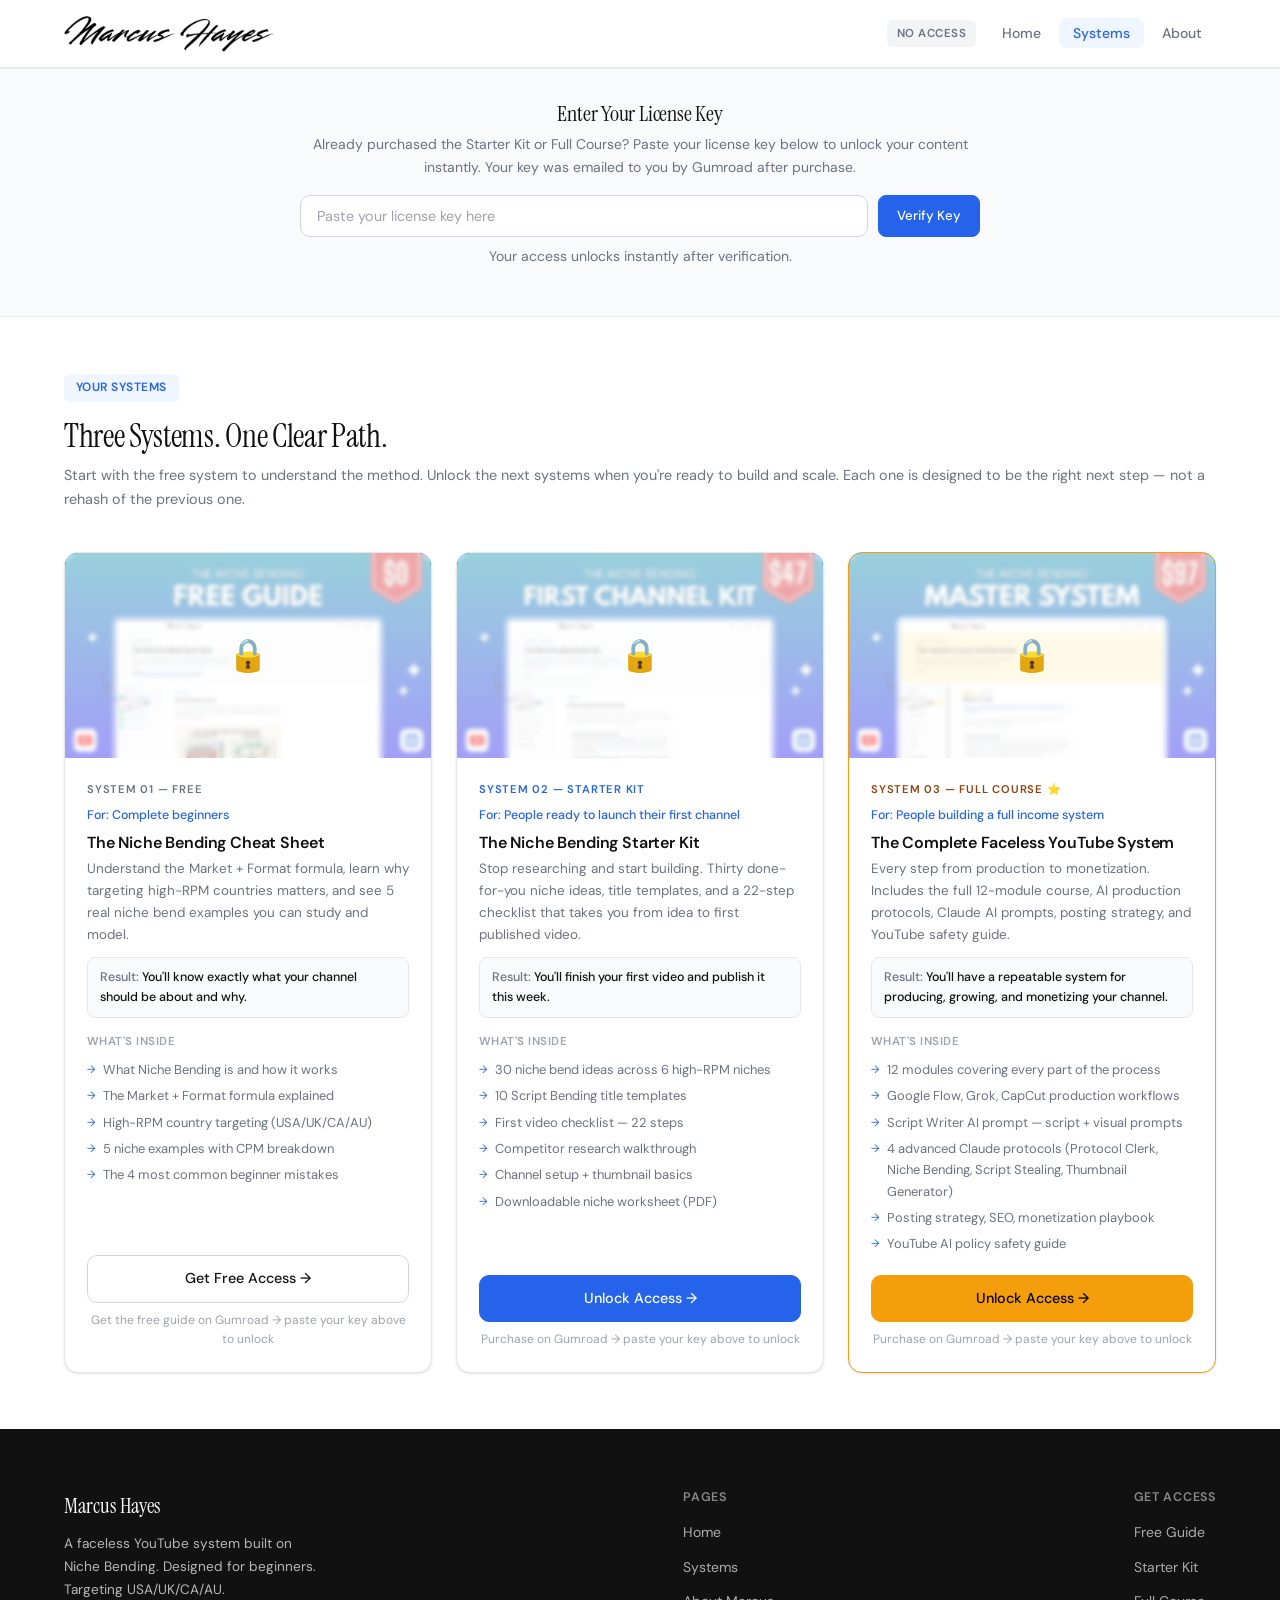
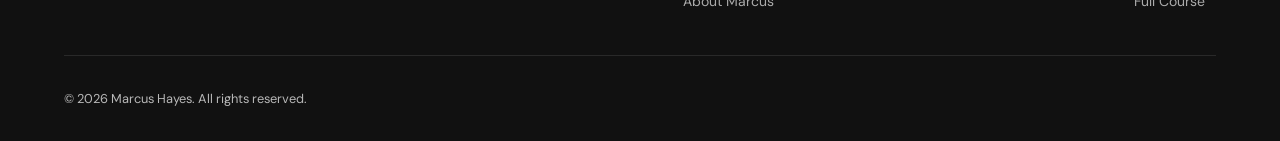
<file: dashboard.html>
<!DOCTYPE html>
<html lang="en">
<head>
<meta charset="UTF-8"/>
<meta name="viewport" content="width=device-width, initial-scale=1.0"/>
<title>Your Systems — Marcus Hayes</title>
<link rel="icon" type="image/png" href="assets/images/favicon.png"/>
<link rel="stylesheet" href="assets/css/style.css"/>
<style>
/* ── KEY SECTION ── */
.key-section{
  background:var(--bg);
  border-bottom:1px solid var(--border);
  padding:32px 5%;
  margin-top:var(--nav-h);
}
.key-inner{max-width:680px;margin:0 auto;}
.key-inner h2{font-size:1.4rem;margin-bottom:6px;}
.key-inner p{font-size:0.875rem;color:var(--muted);margin-bottom:16px;line-height:1.65;}
.key-row{display:flex;gap:10px;flex-wrap:wrap;}
.key-input{
  flex:1;min-width:220px;
  padding:11px 16px;
  border:1.5px solid var(--border2);
  border-radius:10px;
  font-family:'DM Sans',sans-serif;
  font-size:0.9rem;color:var(--text);
  background:var(--white);outline:none;
  transition:border-color var(--t);
}
.key-input:focus{border-color:var(--blue);}
.key-input::placeholder{color:var(--muted2);}
.key-trust{font-size:0.75rem;color:var(--muted2);margin-top:8px;}
.key-status{
  font-size:0.82rem;margin-top:10px;
  padding:9px 14px;border-radius:8px;display:none;
  font-weight:500;
}
.key-status.ok{background:var(--green-light);color:#065f46;display:block;}
.key-status.err{background:var(--red-light);color:var(--red);display:block;}
.key-status.loading{background:var(--blue-light);color:var(--blue);display:block;}
.key-logout{font-size:0.78rem;color:var(--muted2);cursor:pointer;text-decoration:underline;margin-top:8px;display:none;background:none;border:none;padding:0;font-family:'DM Sans',sans-serif;}

/* ── COURSE CARDS ── */
.cards-section{padding:56px 5%;}
.cards-section h2{font-size:clamp(1.5rem,3vw,2rem);margin-bottom:8px;}
.cards-section .sub{font-size:0.9rem;color:var(--muted);margin-bottom:40px;line-height:1.7;}
.course-cards{display:grid;grid-template-columns:repeat(3,1fr);gap:24px;}
.course-card{
  background:var(--white);
  border:1px solid var(--border);
  border-radius:var(--radius);
  overflow:hidden;
  box-shadow:var(--shadow);
  display:flex;flex-direction:column;
  transition:all var(--t);
}
.course-card:hover{box-shadow:var(--shadow-md);transform:translateY(-3px);}
.cc-thumb{
  width:100%;aspect-ratio:16/9;
  background:var(--bg2);
  display:flex;align-items:center;justify-content:center;
  position:relative;overflow:hidden;
}
.cc-thumb img{width:100%;height:100%;object-fit:cover;}
.cc-thumb .img-ph{width:100%;min-height:unset;height:100%;border-radius:0;border:none;}
.cc-lock-overlay{
  position:absolute;inset:0;
  background:rgba(255,255,255,0.6);
  display:flex;align-items:center;justify-content:center;
  font-size:2rem;
  backdrop-filter:blur(2px);
}
.cc-body{padding:22px;flex:1;display:flex;flex-direction:column;}
.cc-tier{font-size:0.7rem;font-weight:600;letter-spacing:0.07em;text-transform:uppercase;margin-bottom:6px;}
.cc-free{color:var(--muted);}
.cc-starter{color:var(--blue);}
.cc-full{color:#92400e;}
.cc-body h3{font-family:'DM Sans',sans-serif;font-size:1rem;font-weight:600;margin-bottom:6px;}
.cc-for{font-size:0.78rem;color:var(--blue);font-weight:500;margin-bottom:8px;}
.cc-desc{font-size:0.84rem;color:var(--muted);line-height:1.65;margin-bottom:10px;}
.cc-result{
  font-size:0.78rem;color:var(--text);font-weight:500;
  margin-bottom:14px;padding:9px 12px;
  background:var(--bg);border-radius:var(--radius-sm);
  border:1px solid var(--border);
}
.cc-result::before{content:'Result: ';color:var(--muted);}
.cc-gets{font-size:0.72rem;font-weight:600;text-transform:uppercase;letter-spacing:0.04em;color:var(--muted2);margin-bottom:8px;}
.cc-features{list-style:none;display:flex;flex-direction:column;gap:5px;margin-bottom:20px;}
.cc-features li{font-size:0.81rem;color:var(--muted);display:flex;gap:8px;align-items:flex-start;}
.cc-features li::before{content:'→';color:var(--blue);flex-shrink:0;font-size:0.68rem;margin-top:2px;}
.cc-footer{margin-top:auto;}
.cc-locked-note{font-size:0.75rem;color:var(--muted2);text-align:center;margin-top:8px;}

@media(max-width:900px){
  .course-cards{grid-template-columns:1fr;}
}
@media(max-width:640px){
  .key-row{flex-direction:column;}
}
</style>
</head>
<body>

<nav>
  <div class="nav-inner">
    <a href="index.html" class="nav-logo">
      <img src="assets/images/logo.png" alt="Marcus Hayes"
           onerror="this.style.display='none';this.nextElementSibling.style.display='block'"/>
      <span class="nav-logo-text" style="display:none">Marcus Hayes</span>
    </a>
    <div class="nav-right">
      <span class="nav-tier-badge tier-free" id="tierBadge">Free Access</span>
      <ul class="nav-links">
        <li><a href="index.html">Home</a></li>
        <li><a href="dashboard.html" class="active">Systems</a></li>
        <li><a href="about.html">About</a></li>
      </ul>
    </div>
    <button class="hamburger"><span></span><span></span><span></span></button>
  </div>
</nav>
<div class="mobile-menu">
  <a href="index.html">Home</a>
  <a href="dashboard.html">Systems</a>
  <a href="about.html">About Marcus</a>
</div>

<!-- KEY ENTRY SECTION -->
<div class="key-section" id="keySection">
  <div class="key-inner">
    <h2>Enter Your License Key</h2>
    <p id="keyDesc">Already purchased the Starter Kit or Full Course? Paste your license key below to unlock your content instantly. Your key was emailed to you by Gumroad after purchase.</p>
    <div class="key-row">
      <input class="key-input" id="keyInput" type="text"
             placeholder="Paste your license key here"
             autocomplete="off" spellcheck="false"/>
      <button class="btn btn-primary btn-sm" onclick="submitKey()">Verify Key</button>
    </div>
    <p class="key-trust">Your access unlocks instantly after verification.</p>
    <div class="key-status" id="keyStatus"></div>
    <button class="key-logout" id="keyLogout" onclick="logout()">Remove key &amp; reset access</button>
  </div>
</div>

<!-- COURSE CARDS SECTION -->
<div class="cards-section">
  <div style="max-width:1200px;margin:0 auto">
    <div class="label-tag">Your Systems</div>
    <h2>Three Systems. One Clear Path.</h2>
    <p class="sub">Start with the free system to understand the method. Unlock the next systems when you're ready to build and scale. Each one is designed to be the right next step — not a rehash of the previous one.</p>

    <div class="course-cards">

      <!-- ── SYSTEM 1 — FREE GUIDE ── -->
      <div class="course-card" id="card-1">
        <div class="cc-thumb">
          <!-- IMAGE: thumb-system1.jpg — clean diagram or illustration of the niche bending formula -->
          <img src="assets/images/thumb-system1.jpg" alt="System 1"
               onload="this.nextElementSibling.style.display='none'"
           onerror="this.style.display='none';this.nextElementSibling.style.display='flex'"/>
          <div class="img-ph">
            <span style="font-size:2rem">🎯</span>
            <span style="font-size:0.78rem">thumb-system1.jpg</span>
          </div>
          <div class="cc-lock-overlay" id="lock1overlay">🔒</div>
        </div>
        <div class="cc-body">
          <div class="cc-tier cc-free">System 01 — Free</div>
          <div class="cc-for">For: Complete beginners</div>
          <h3>The Niche Bending Cheat Sheet</h3>
          <p class="cc-desc">Understand the Market + Format formula, learn why targeting high-RPM countries matters, and see 5 real niche bend examples you can study and model.</p>
          <div class="cc-result">You'll know exactly what your channel should be about and why.</div>
          <div class="cc-gets">What's inside</div>
          <ul class="cc-features">
            <li>What Niche Bending is and how it works</li>
            <li>The Market + Format formula explained</li>
            <li>High-RPM country targeting (USA/UK/CA/AU)</li>
            <li>5 niche examples with CPM breakdown</li>
            <li>The 4 most common beginner mistakes</li>
          </ul>
          <div class="cc-footer">
            <div id="cta1-locked">
              <a href="https://marcushayes.gumroad.com/l/freeguide" target="_blank"
                 class="btn btn-secondary" style="width:100%;justify-content:center">
                Get Free Access →
              </a>
              <p class="cc-locked-note">Get the free guide on Gumroad → paste your key above to unlock</p>
            </div>
            <div id="cta1-unlocked" style="display:none">
              <a href="course1.html" class="btn btn-secondary" style="width:100%;justify-content:center">
                Open Course →
              </a>
            </div>
          </div>
        </div>
      </div>

      <!-- ── SYSTEM 2 — STARTER KIT ── -->
      <div class="course-card" id="card-2">
        <div class="cc-thumb">
          <!-- IMAGE: thumb-system2.jpg — checklist, niche idea grid, or first video workflow -->
          <img src="assets/images/thumb-system2.jpg" alt="System 2"
               onload="this.nextElementSibling.style.display='none'"
           onerror="this.style.display='none';this.nextElementSibling.style.display='flex'"/>
          <div class="img-ph">
            <span style="font-size:2rem">🚀</span>
            <span style="font-size:0.78rem">thumb-system2.jpg</span>
          </div>
          <div class="cc-lock-overlay" id="lock2overlay">🔒</div>
        </div>
        <div class="cc-body">
          <div class="cc-tier cc-starter">System 02 — Starter Kit</div>
          <div class="cc-for">For: People ready to launch their first channel</div>
          <h3>The Niche Bending Starter Kit</h3>
          <p class="cc-desc">Stop researching and start building. Thirty done-for-you niche ideas, title templates, and a 22-step checklist that takes you from idea to first published video.</p>
          <div class="cc-result">You'll finish your first video and publish it this week.</div>
          <div class="cc-gets">What's inside</div>
          <ul class="cc-features">
            <li>30 niche bend ideas across 6 high-RPM niches</li>
            <li>10 Script Bending title templates</li>
            <li>First video checklist — 22 steps</li>
            <li>Competitor research walkthrough</li>
            <li>Channel setup + thumbnail basics</li>
            <li>Downloadable niche worksheet (PDF)</li>
          </ul>
          <div class="cc-footer">
            <div id="cta2-locked">
              <a href="https://marcushayes.gumroad.com/l/starter" target="_blank"
                 class="btn btn-primary" style="width:100%;justify-content:center">
                Unlock Access →
              </a>
              <p class="cc-locked-note">Purchase on Gumroad → paste your key above to unlock</p>
            </div>
            <div id="cta2-unlocked" style="display:none">
              <a href="course2.html" class="btn btn-primary" style="width:100%;justify-content:center">
                Open Course →
              </a>
            </div>
          </div>
        </div>
      </div>

      <!-- ── SYSTEM 3 — FULL COURSE ── -->
      <div class="course-card" id="card-3" style="border-color:var(--amber)">
        <div class="cc-thumb" style="background:var(--amber-light)">
          <!-- IMAGE: thumb-system3.jpg — production workflow, CapCut timeline, or tools collage -->
          <img src="assets/images/thumb-system3.jpg" alt="System 3"
               onload="this.nextElementSibling.style.display='none'"
           onerror="this.style.display='none';this.nextElementSibling.style.display='flex'"/>
          <div class="img-ph" style="background:var(--amber-light)">
            <span style="font-size:2rem">⭐</span>
            <span style="font-size:0.78rem">thumb-system3.jpg</span>
          </div>
          <div class="cc-lock-overlay" id="lock3overlay">🔒</div>
        </div>
        <div class="cc-body">
          <div class="cc-tier cc-full">System 03 — Full Course ⭐</div>
          <div class="cc-for">For: People building a full income system</div>
          <h3>The Complete Faceless YouTube System</h3>
          <p class="cc-desc">Every step from production to monetization. Includes the full 12-module course, AI production protocols, Claude AI prompts, posting strategy, and YouTube safety guide.</p>
          <div class="cc-result">You'll have a repeatable system for producing, growing, and monetizing your channel.</div>
          <div class="cc-gets">What's inside</div>
          <ul class="cc-features">
            <li>12 modules covering every part of the process</li>
            <li>Google Flow, Grok, CapCut production workflows</li>
            <li>Script Writer AI prompt — script + visual prompts</li>
            <li>4 advanced Claude protocols (Protocol Clerk, Niche Bending, Script Stealing, Thumbnail Generator)</li>
            <li>Posting strategy, SEO, monetization playbook</li>
            <li>YouTube AI policy safety guide</li>
          </ul>
          <div class="cc-footer">
            <div id="cta3-locked">
              <a href="https://marcushayes.gumroad.com/l/fullcourse" target="_blank"
                 class="btn btn-primary" style="width:100%;justify-content:center;background:var(--amber);border-color:var(--amber);color:#000">
                Unlock Access →
              </a>
              <p class="cc-locked-note">Purchase on Gumroad → paste your key above to unlock</p>
            </div>
            <div id="cta3-unlocked" style="display:none">
              <a href="course3.html" class="btn btn-primary" style="width:100%;justify-content:center;background:var(--amber);border-color:var(--amber);color:#000">
                Open Course →
              </a>
            </div>
          </div>
        </div>
      </div>

    </div>
  </div>
</div>

<footer>
  <div class="footer-inner">
    <div class="footer-top">
      <div class="footer-brand">
        <div class="logo-text">Marcus Hayes</div>
        <p>A faceless YouTube system built on Niche Bending. Designed for beginners. Targeting USA/UK/CA/AU.</p>
      </div>
      <div class="footer-links-group">
        <h5>Pages</h5>
        <ul>
          <li><a href="index.html">Home</a></li>
          <li><a href="dashboard.html">Systems</a></li>
          <li><a href="about.html">About Marcus</a></li>
        </ul>
      </div>
      <div class="footer-links-group">
        <h5>Get Access</h5>
        <ul>
          <li><a href="https://marcushayes.gumroad.com/l/free-guide" target="_blank">Free Guide</a></li>
          <li><a href="https://marcushayes.gumroad.com/l/starter" target="_blank">Starter Kit</a></li>
          <li><a href="https://marcushayes.gumroad.com/l/fullcourse" target="_blank">Full Course</a></li>
        </ul>
      </div>
    </div>
    <div class="footer-bottom"><p>© 2026 Marcus Hayes. All rights reserved.</p></div>
  </div>
</footer>

<script src="assets/js/main.js"></script>
<script>
// ── RESTORE SESSION ON LOAD
(function(){
  updateNavBadge();
  const tier  = getTier();
  const token = getToken();
  if(token && tier >= 1){
    applyTierUI(tier, false);
    updateKeySection(tier);
    document.getElementById('keyLogout').style.display = 'block';
  }
})();

// ── SUBMIT KEY
async function submitKey(){
  const key = document.getElementById('keyInput').value.trim();
  if(!key){ showStatus('Please paste your license key.', 'err'); return; }
  showStatus('Checking your key…', 'loading');
  try {
    const res  = await fetch('/api/validate', {
      method: 'POST',
      headers: { 'Content-Type': 'application/json' },
      body: JSON.stringify({ key })
    });
    const data = await res.json();
    if(data.valid){
      saveTier(data.tier, data.token, data.name);
      updateNavBadge();
      applyTierUI(data.tier, true);
      updateKeySection(data.tier);
      showStatus(`✓ Access unlocked — ${data.name} is now open.`, 'ok');
      document.getElementById('keyInput').value = '';
      document.getElementById('keyLogout').style.display = 'block';
      // Show congratulations popup
      const msgs = {
        1: 'The Niche Bending Cheat Sheet is now unlocked. Work through all 5 modules before moving to the next system.',
        2: 'The Starter Kit is now unlocked. You have everything you need to pick a niche and publish your first video.',
        3: 'All 3 systems are now unlocked. The full 17-module course, all 4 AI protocols, and every download are yours.'
      };
      setTimeout(() => showCongrats('Access Unlocked! 🎉', msgs[data.tier] || 'Your course is now open.'), 400);
    } else {
      showStatus(data.error || 'Invalid license key. Please check your key and try again.', 'err');
    }
  } catch(e) {
    showStatus('Network error. Please check your connection and try again.', 'err');
  }
}

// ── APPLY TIER UI — unlock cards in order
function applyTierUI(tier, animate){
  // Tier 1+ = Free Guide unlocked
  if(tier >= 1){
    const o  = document.getElementById('lock1overlay');
    const lk = document.getElementById('cta1-locked');
    const ul = document.getElementById('cta1-unlocked');
    if(o)  o.style.display  = 'none';
    if(lk) lk.style.display = 'none';
    if(ul){
      ul.style.display = 'block';
      if(animate){ ul.style.opacity='0'; setTimeout(()=>{ ul.style.transition='opacity 0.4s'; ul.style.opacity='1'; }, 50); }
    }
  }
  // Tier 2+ = Starter Kit unlocked
  if(tier >= 2){
    const o  = document.getElementById('lock2overlay');
    const lk = document.getElementById('cta2-locked');
    const ul = document.getElementById('cta2-unlocked');
    if(o)  o.style.display  = 'none';
    if(lk) lk.style.display = 'none';
    if(ul){
      ul.style.display = 'block';
      if(animate){ ul.style.opacity='0'; setTimeout(()=>{ ul.style.transition='opacity 0.4s'; ul.style.opacity='1'; }, 50); }
    }
  }
  // Tier 3 = Full Course unlocked
  if(tier >= 3){
    const o  = document.getElementById('lock3overlay');
    const lk = document.getElementById('cta3-locked');
    const ul = document.getElementById('cta3-unlocked');
    if(o)  o.style.display  = 'none';
    if(lk) lk.style.display = 'none';
    if(ul){
      ul.style.display = 'block';
      if(animate){ ul.style.opacity='0'; setTimeout(()=>{ ul.style.transition='opacity 0.4s'; ul.style.opacity='1'; }, 50); }
    }
  }
}

// ── UPDATE KEY SECTION TEXT
function updateKeySection(tier){
  const desc  = document.getElementById('keyDesc');
  const input = document.getElementById('keyInput');
  const btn   = document.querySelector('#keySection .btn');
  if(tier >= 3){
    if(desc)  desc.textContent = 'All systems are unlocked. You have full access to every course.';
    if(input) input.style.display = 'none';
    if(btn)   btn.style.display   = 'none';
  } else if(tier >= 2){
    if(desc) desc.textContent = 'Systems 01 and 02 are unlocked. Enter your Full Course license key to unlock System 03.';
  } else if(tier >= 1){
    if(desc) desc.textContent = 'System 01 is unlocked. Enter your Starter Kit or Full Course key below to unlock more.';
  }
}

// ── LOGOUT
function logout(){ clearTier(); location.reload(); }

// ── STATUS HELPER
function showStatus(msg, type){
  const el = document.getElementById('keyStatus');
  el.textContent  = msg;
  el.className    = 'key-status ' + type;
}

// ── ENTER KEY SHORTCUT
document.getElementById('keyInput')?.addEventListener('keydown', e => {
  if(e.key === 'Enter') submitKey();
});

// ── MOBILE STICKY SCROLL
function scrollToCard(id){
  if(!id) return;
  const el = document.getElementById(id);
  if(el){ window.scrollTo({ top: el.getBoundingClientRect().top + window.scrollY - 130, behavior: 'smooth' }); }
}
</script>
</body>
</html>
</file>
<file: assets/css/style.css>
@import url('https://fonts.googleapis.com/css2?family=Instrument+Serif:ital@0;1&family=DM+Sans:wght@300;400;500;600&display=swap');

:root {
  --white: #ffffff;
  --bg: #f9fafb;
  --bg2: #f3f4f6;
  --border: #e5e7eb;
  --border2: #d1d5db;
  --text: #111111;
  --muted: #6b7280;
  --muted2: #9ca3af;
  --blue: #2563eb;
  --blue-dark: #1d4ed8;
  --blue-light: #eff6ff;
  --blue-mid: #dbeafe;
  --green: #10b981;
  --green-light: #d1fae5;
  --amber: #f59e0b;
  --amber-light: #fef3c7;
  --red-light: #fef2f2;
  --red: #dc2626;
  --radius: 14px;
  --radius-sm: 8px;
  --radius-lg: 20px;
  --shadow: 0 1px 3px rgba(0,0,0,0.08), 0 1px 2px rgba(0,0,0,0.04);
  --shadow-md: 0 4px 16px rgba(0,0,0,0.08), 0 2px 6px rgba(0,0,0,0.04);
  --shadow-lg: 0 12px 40px rgba(0,0,0,0.1);
  --nav-h: 68px;
  --t: 0.22s ease;
}

*, *::before, *::after { box-sizing: border-box; margin: 0; padding: 0; }
html { scroll-behavior: smooth; -webkit-text-size-adjust: 100%; }
body { font-family: 'DM Sans', sans-serif; background: var(--white); color: var(--text); line-height: 1.65; overflow-x: hidden; -webkit-font-smoothing: antialiased; }
h1, h2, h3 { font-family: 'Instrument Serif', serif; line-height: 1.15; font-weight: 400; letter-spacing: -0.01em; }
h4, h5, h6 { font-family: 'DM Sans', sans-serif; font-weight: 600; line-height: 1.3; }
a { color: inherit; text-decoration: none; }
img { max-width: 100%; height: auto; display: block; }
button { font-family: 'DM Sans', sans-serif; }

/* ── NAV ── */
nav {
  position: fixed; top: 0; left: 0; right: 0; z-index: 1000;
  height: var(--nav-h);
  display: flex; align-items: center; padding: 0 5%;
  background: rgba(255,255,255,0.94);
  backdrop-filter: blur(16px); -webkit-backdrop-filter: blur(16px);
  border-bottom: 1px solid var(--border);
}

.nav-inner { display: flex; align-items: center; justify-content: space-between; width: 100%; max-width: 1200px; margin: 0 auto; }

.nav-logo img { height: 36px; width: auto; }
.nav-logo-text { font-family: 'Instrument Serif', serif; font-size: 1.25rem; color: var(--text); letter-spacing: -0.02em; }

.nav-right { display: flex; align-items: center; gap: 12px; }

.nav-tier-badge { font-size: 0.72rem; font-weight: 600; padding: 4px 10px; border-radius: 6px; letter-spacing: 0.04em; text-transform: uppercase; }
.tier-free  { background: var(--bg2); color: var(--muted); }
.tier-starter { background: var(--blue-light); color: var(--blue); }
.tier-course  { background: var(--amber-light); color: #92400e; }

.nav-links { display: flex; align-items: center; gap: 0.25rem; list-style: none; }
.nav-links a { font-size: 0.875rem; font-weight: 500; color: var(--muted); padding: 6px 14px; border-radius: 8px; transition: color var(--t), background var(--t); }
.nav-links a:hover { color: var(--text); background: var(--bg2); }
.nav-links a.active { color: var(--blue); background: var(--blue-light); }

.hamburger { display: none; flex-direction: column; gap: 5px; cursor: pointer; padding: 6px; background: none; border: none; }
.hamburger span { display: block; width: 22px; height: 1.5px; background: var(--text); border-radius: 2px; transition: all 0.3s; }

.mobile-menu { display: none; position: fixed; top: var(--nav-h); left: 0; right: 0; background: var(--white); border-bottom: 1px solid var(--border); padding: 12px 5% 20px; z-index: 999; flex-direction: column; gap: 2px; }
.mobile-menu.open { display: flex; }
.mobile-menu a { font-size: 0.95rem; font-weight: 500; color: var(--muted); padding: 10px 14px; border-radius: 8px; transition: all var(--t); }
.mobile-menu a:hover, .mobile-menu a.active { color: var(--blue); background: var(--blue-light); }

/* ── BUTTONS ── */
.btn { display: inline-flex; align-items: center; gap: 6px; padding: 11px 24px; border-radius: 10px; font-family: 'DM Sans', sans-serif; font-weight: 500; font-size: 0.9rem; cursor: pointer; border: 1.5px solid transparent; transition: all var(--t); white-space: nowrap; text-decoration: none; }
.btn-primary { background: var(--blue); color: #fff; border-color: var(--blue); }
.btn-primary:hover { background: var(--blue-dark); border-color: var(--blue-dark); transform: translateY(-1px); box-shadow: 0 4px 14px rgba(37,99,235,0.25); }
.btn-secondary { background: var(--white); color: var(--text); border-color: var(--border2); }
.btn-secondary:hover { border-color: var(--text); transform: translateY(-1px); }
.btn-sm { padding: 8px 18px; font-size: 0.83rem; border-radius: 8px; }
.btn-lg { padding: 14px 30px; font-size: 1rem; border-radius: 12px; }

/* ── SECTIONS ── */
section { padding: 80px 5%; }
.section-inner { max-width: 1200px; margin: 0 auto; }
.label-tag { display: inline-flex; align-items: center; gap: 6px; background: var(--blue-light); color: var(--blue); border-radius: 6px; padding: 4px 12px; font-size: 0.75rem; font-weight: 600; letter-spacing: 0.04em; text-transform: uppercase; margin-bottom: 1rem; }
.section-title { font-size: clamp(2rem, 4vw, 3rem); color: var(--text); margin-bottom: 1rem; }
.section-sub { font-size: 1.05rem; color: var(--muted); line-height: 1.75; max-width: 560px; }

/* ── DIVIDER ── */
.divider { height: 1px; background: var(--border); }

/* ── IMG PLACEHOLDER ── */
.img-ph { background: var(--bg2); border: 1.5px dashed var(--border2); border-radius: var(--radius); display: flex; flex-direction: column; align-items: center; justify-content: center; color: var(--muted2); font-size: 0.82rem; text-align: center; gap: 6px; padding: 24px; }

/* ── FADE ── */
.fade-up { opacity: 0; transform: translateY(20px); transition: opacity 0.55s ease, transform 0.55s ease; }
.fade-up.visible { opacity: 1; transform: translateY(0); }
.stagger > * { opacity: 0; transform: translateY(20px); transition: opacity 0.55s ease, transform 0.55s ease; }
.stagger > *.visible { opacity: 1; transform: translateY(0); }

/* ── GRIDS ── */
.grid-3 { display: grid; grid-template-columns: repeat(3, 1fr); gap: 24px; }

/* ── KEY ENTRY ── */
.key-section { background: var(--bg); border-top: 1px solid var(--border); border-bottom: 1px solid var(--border); padding: 32px 5%; }
.key-inner { max-width: 600px; margin: 0 auto; text-align: center; }
.key-inner h3 { font-family: 'DM Sans', sans-serif; font-size: 1rem; font-weight: 600; margin-bottom: 6px; }
.key-inner p { font-size: 0.875rem; color: var(--muted); margin-bottom: 16px; line-height: 1.6; }
.key-row { display: flex; gap: 10px; flex-wrap: wrap; justify-content: center; }
.key-input { flex: 1; min-width: 220px; padding: 11px 16px; border: 1.5px solid var(--border2); border-radius: 10px; font-family: 'DM Sans', sans-serif; font-size: 0.9rem; color: var(--text); background: var(--white); outline: none; transition: border-color var(--t); }
.key-input:focus { border-color: var(--blue); }
.key-input::placeholder { color: var(--muted2); }
.key-status { font-size: 0.82rem; margin-top: 10px; padding: 8px 14px; border-radius: 8px; display: none; }
.key-status.ok  { background: var(--green-light); color: #065f46; display: block; }
.key-status.err { background: var(--red-light); color: var(--red); display: block; }
.key-status.loading { background: var(--blue-light); color: var(--blue); display: block; }
.key-logout { font-size: 0.78rem; color: var(--muted); cursor: pointer; text-decoration: underline; margin-top: 8px; display: inline-block; }

/* ── SYSTEM SECTIONS ── */
.sys-section { padding: 80px 5%; border-top: 1px solid var(--border); }
.sys-section-alt { background: var(--bg); }
.sys-inner { max-width: 1200px; margin: 0 auto; }
.sys-header { max-width: 680px; margin-bottom: 48px; }
.sys-badge { display: inline-flex; background: var(--blue-light); color: var(--blue); border-radius: 6px; padding: 4px 12px; font-size: 0.72rem; font-weight: 600; letter-spacing: 0.06em; text-transform: uppercase; margin-bottom: 1rem; }
.sys-badge-gold { background: var(--amber-light); color: #92400e; }
.sys-title { font-size: clamp(1.8rem, 3.5vw, 2.6rem); margin-bottom: 0.75rem; }
.sys-sub { font-size: 0.95rem; color: var(--muted); line-height: 1.8; }

/* ── LOCK PLACEHOLDERS ── */
.lock-section { padding: 80px 5%; border-top: 1px solid var(--border); }
.lock-inner { max-width: 1200px; margin: 0 auto; }
.lock-card { background: var(--bg); border: 1.5px dashed var(--border2); border-radius: var(--radius-lg); padding: 64px 40px; text-align: center; position: relative; overflow: hidden; }
.lock-card::before { content: ''; position: absolute; inset: 0; background: repeating-linear-gradient(45deg, transparent, transparent 10px, rgba(0,0,0,0.015) 10px, rgba(0,0,0,0.015) 20px); pointer-events: none; }
.lock-icon { font-size: 2.5rem; margin-bottom: 1rem; opacity: 0.4; }
.lock-badge { display: inline-block; background: var(--bg2); color: var(--muted); border-radius: 6px; padding: 4px 12px; font-size: 0.72rem; font-weight: 600; letter-spacing: 0.06em; text-transform: uppercase; margin-bottom: 1rem; }
.lock-card h2 { font-size: clamp(1.6rem, 3vw, 2.2rem); margin-bottom: 0.75rem; color: var(--text); opacity: 0.7; }
.lock-card p { font-size: 0.95rem; color: var(--muted); max-width: 440px; margin: 0 auto 2rem; line-height: 1.8; }
.lock-features { display: flex; flex-wrap: wrap; justify-content: center; gap: 10px; margin-bottom: 2rem; }
.lock-feat { background: var(--white); border: 1px solid var(--border); border-radius: 8px; padding: 8px 16px; font-size: 0.82rem; color: var(--muted); opacity: 0.8; }
.lock-btn { display: inline-flex; align-items: center; gap: 8px; padding: 13px 28px; background: var(--text); color: #fff; border-radius: 10px; font-weight: 600; font-size: 0.9rem; cursor: pointer; border: none; transition: all var(--t); text-decoration: none; }
.lock-btn:hover { background: #333; transform: translateY(-1px); }
.lock-btn-blue { background: var(--blue); }
.lock-btn-blue:hover { background: var(--blue-dark); }

/* ── SYSTEM 1 (FREE) CONTENT ── */
.cheatsheet-grid { display: grid; grid-template-columns: repeat(auto-fill, minmax(280px, 1fr)); gap: 20px; margin-top: 40px; }
.cs-card { background: var(--white); border: 1px solid var(--border); border-radius: var(--radius); padding: 24px; box-shadow: var(--shadow); transition: all var(--t); }
.cs-card:hover { box-shadow: var(--shadow-md); transform: translateY(-3px); border-color: var(--border2); }
.cs-icon { font-size: 1.5rem; margin-bottom: 12px; }
.cs-card h4 { font-size: 0.95rem; margin-bottom: 6px; }
.cs-card p, .cs-card li { font-size: 0.85rem; color: var(--muted); line-height: 1.7; }
.cs-card ul { padding-left: 16px; }
.cs-card li { margin-bottom: 4px; }

.formula-strip { background: var(--text); color: #fff; border-radius: var(--radius); padding: 28px; text-align: center; margin: 32px 0; }
.formula-strip .feq { font-family: 'Instrument Serif', serif; font-size: clamp(1.1rem, 2.5vw, 1.6rem); margin-bottom: 8px; }
.formula-strip .feq .hl { color: #93c5fd; }
.formula-strip p { font-size: 0.85rem; color: rgba(255,255,255,0.6); }

.cpm-table { width: 100%; border-collapse: collapse; border-radius: var(--radius); overflow: hidden; box-shadow: var(--shadow); margin-top: 20px; }
.cpm-table th { background: var(--text); color: #fff; padding: 12px 16px; text-align: left; font-size: 0.8rem; font-weight: 500; }
.cpm-table td { padding: 12px 16px; border-bottom: 1px solid var(--border); font-size: 0.875rem; }
.cpm-table tr:last-child td { border-bottom: none; }
.cpm-table tr:hover td { background: var(--bg); }
.cpm-high { color: var(--blue); font-weight: 600; }

.example-bend { background: var(--bg); border: 1px solid var(--border); border-radius: var(--radius); padding: 16px 20px; display: grid; grid-template-columns: 1fr 24px 1fr; gap: 12px; align-items: center; margin-bottom: 10px; }
.eb-lbl { font-size: 0.68rem; color: var(--blue); font-weight: 600; text-transform: uppercase; letter-spacing: 0.05em; margin-bottom: 3px; }
.eb-val { font-size: 0.875rem; font-weight: 500; }
.eb-arrow { text-align: center; color: var(--muted2); }

/* ── SYSTEM 2 (STARTER KIT) ── */
.kit-grid { display: flex; flex-direction: column; gap: 32px; }
.kit-block { background: var(--white); border: 1px solid var(--border); border-radius: var(--radius); padding: 28px; box-shadow: var(--shadow); }
.kit-block-header { display: flex; gap: 16px; align-items: flex-start; margin-bottom: 24px; padding-bottom: 20px; border-bottom: 1px solid var(--border); }
.kit-icon { width: 44px; height: 44px; border-radius: 10px; background: var(--blue-light); display: flex; align-items: center; justify-content: center; font-size: 1.2rem; flex-shrink: 0; }
.kit-block-header h3 { font-family: 'DM Sans', sans-serif; font-size: 1rem; font-weight: 600; margin-bottom: 4px; }
.kit-block-header p { font-size: 0.85rem; color: var(--muted); line-height: 1.6; }

.niche-category { margin-bottom: 24px; }
.niche-cat-label { font-size: 0.8rem; font-weight: 600; color: var(--blue); letter-spacing: 0.04em; margin-bottom: 12px; padding: 6px 12px; background: var(--blue-light); border-radius: 6px; display: inline-block; }
.niche-items { display: flex; flex-direction: column; gap: 8px; }
.niche-item { display: flex; gap: 14px; align-items: flex-start; padding: 12px 16px; background: var(--bg); border-radius: var(--radius-sm); font-size: 0.84rem; color: var(--muted); line-height: 1.6; }
.ni-num { font-size: 0.7rem; font-weight: 600; color: var(--muted2); flex-shrink: 0; padding-top: 2px; }
.ni-sep { color: var(--blue); }
.niche-item em { color: var(--text); font-style: normal; font-weight: 500; }

.template-list { display: flex; flex-direction: column; gap: 10px; }
.tmpl { display: flex; gap: 14px; align-items: flex-start; padding: 14px 16px; background: var(--bg); border-radius: var(--radius-sm); }
.tmpl-num { font-size: 0.7rem; font-weight: 600; color: var(--muted2); flex-shrink: 0; padding-top: 3px; }
.tmpl-title { font-size: 0.875rem; font-weight: 500; color: var(--text); margin-bottom: 3px; }
.tmpl-ex { font-size: 0.78rem; color: var(--muted); font-style: italic; }

.checklist { display: flex; flex-direction: column; gap: 20px; }
.cl-group { background: var(--bg); border-radius: var(--radius-sm); padding: 18px; }
.cl-group-label { font-size: 0.72rem; font-weight: 600; letter-spacing: 0.06em; text-transform: uppercase; color: var(--blue); margin-bottom: 12px; }
.cl-item { display: flex; gap: 10px; align-items: flex-start; padding: 6px 0; border-bottom: 1px solid var(--border); }
.cl-item:last-child { border-bottom: none; }
.cl-item input[type="checkbox"] { margin-top: 3px; accent-color: var(--blue); flex-shrink: 0; width: 15px; height: 15px; cursor: pointer; }
.cl-item label { font-size: 0.85rem; color: var(--muted); line-height: 1.6; cursor: pointer; }
.cl-item input:checked + label { color: var(--green); text-decoration: line-through; }

/* ── SYSTEM 3 COURSE ── */
.course-nav-wrap { display: grid; grid-template-columns: 260px 1fr; gap: 0; min-height: 600px; border: 1px solid var(--border); border-radius: var(--radius-lg); overflow: hidden; box-shadow: var(--shadow-md); }
.course-sidebar { background: var(--bg); border-right: 1px solid var(--border); }
.csb-head { padding: 20px 16px 16px; border-bottom: 1px solid var(--border); }
.csb-label { font-size: 0.7rem; font-weight: 600; text-transform: uppercase; letter-spacing: 0.07em; color: var(--muted2); margin-bottom: 10px; }
.prog-row-inner { display: flex; justify-content: flex-end; font-size: 0.75rem; color: var(--muted); margin-bottom: 6px; }
.prog-track { height: 4px; background: var(--border); border-radius: 4px; overflow: hidden; }
.prog-fill { height: 100%; background: var(--blue); border-radius: 4px; transition: width 0.4s; }
.csb-nav { list-style: none; padding: 8px 0; }
.csb-nav li a { display: flex; align-items: center; gap: 10px; padding: 9px 16px; font-size: 0.82rem; color: var(--muted); cursor: pointer; border-left: 2.5px solid transparent; transition: all 0.18s; }
.csb-nav li a:hover { color: var(--text); background: var(--white); }
.csb-nav li a.active { color: var(--blue); border-left-color: var(--blue); background: var(--blue-light); font-weight: 500; }
.csb-nav li a.done { color: var(--green); }
.csb-dot { width: 20px; height: 20px; border-radius: 50%; border: 1.5px solid var(--border2); display: flex; align-items: center; justify-content: center; font-size: 0.62rem; font-weight: 600; flex-shrink: 0; }
.csb-nav li a.active .csb-dot { border-color: var(--blue); background: var(--blue); color: #fff; }
.csb-nav li a.done .csb-dot { border-color: var(--green); background: var(--green); color: #fff; }

.course-content-area { padding: 32px 28px; overflow-y: auto; max-height: 700px; }
.mob-course-select { display: none; width: 100%; padding: 10px 14px; margin-bottom: 20px; border: 1px solid var(--border2); border-radius: var(--radius-sm); font-family: 'DM Sans', sans-serif; font-size: 0.9rem; background: var(--white); }

.cm-section { display: none; }
.cm-section.active { display: block; }
.cm-tag { background: var(--blue-light); color: var(--blue); border-radius: 6px; padding: 3px 10px; font-size: 0.7rem; font-weight: 600; letter-spacing: 0.05em; text-transform: uppercase; display: inline-block; margin-bottom: 16px; }
.cm-title { font-size: clamp(1.3rem, 2.8vw, 1.9rem); margin-bottom: 0.65rem; }
.cm-intro { font-size: 0.95rem; color: var(--muted); line-height: 1.8; margin-bottom: 1.5rem; }
.cb { background: var(--bg); border: 1px solid var(--border); border-radius: var(--radius); padding: 20px; margin-bottom: 14px; }
.cb h3 { font-family: 'DM Sans', sans-serif; font-size: 0.9rem; font-weight: 600; margin-bottom: 8px; }
.cb p, .cb li { font-size: 0.85rem; color: var(--muted); line-height: 1.8; }
.cb ul { padding-left: 16px; }
.cb li { margin-bottom: 4px; }
.tip { background: var(--blue-light); border: 1px solid #bfdbfe; border-radius: var(--radius); padding: 14px 16px; display: flex; gap: 10px; margin-bottom: 14px; }
.tip p { font-size: 0.84rem; color: #1e40af; line-height: 1.7; margin: 0; }
.warn { background: #fff7ed; border: 1px solid #fed7aa; border-radius: var(--radius); padding: 14px 16px; display: flex; gap: 10px; margin-bottom: 14px; }
.warn p { font-size: 0.84rem; color: #92400e; line-height: 1.7; margin: 0; }
.cm-nav { display: flex; justify-content: space-between; margin-top: 28px; padding-top: 16px; border-top: 1px solid var(--border); }

/* ── AI TOOLS (SYSTEM 3) ── */
.prompt-tabs-inner { display: flex; gap: 8px; margin-bottom: 24px; flex-wrap: wrap; }
.ptab-inner { padding: 9px 20px; border-radius: 10px; border: 1.5px solid var(--border2); background: var(--white); color: var(--muted); font-family: 'DM Sans', sans-serif; font-size: 0.85rem; font-weight: 500; cursor: pointer; transition: all 0.2s; }
.ptab-inner:hover { color: var(--text); border-color: var(--text); }
.ptab-inner.active { background: var(--blue); color: #fff; border-color: var(--blue); font-weight: 600; }
.ptab-panel { display: none; }
.ptab-panel.active { display: block; }
.prompt-card-inner { background: var(--white); border: 1px solid var(--border); border-radius: var(--radius); overflow: hidden; box-shadow: var(--shadow); margin-bottom: 20px; }
.pci-header { display: flex; justify-content: space-between; align-items: flex-start; gap: 14px; padding: 18px 22px; background: var(--bg); border-bottom: 1px solid var(--border); }
.pci-header h3 { font-family: 'DM Sans', sans-serif; font-size: 0.95rem; font-weight: 600; margin-bottom: 4px; }
.pci-header p { font-size: 0.82rem; color: var(--muted); line-height: 1.5; max-width: 480px; }
.pci-body { font-family: 'DM Mono', monospace; font-size: 0.78rem; line-height: 1.75; color: var(--text); white-space: pre-wrap; word-break: break-word; max-height: 380px; overflow-y: auto; padding: 18px 22px; background: #fafafa; }
.copy-btn-inner { padding: 7px 16px; border-radius: 8px; background: var(--blue); color: #fff; border: none; font-family: 'DM Sans', sans-serif; font-size: 0.78rem; font-weight: 600; cursor: pointer; transition: all 0.2s; white-space: nowrap; flex-shrink: 0; }
.copy-btn-inner:hover { background: var(--blue-dark); }
.copy-btn-inner.copied { background: var(--green); }

/* ── FOOTER ── */
footer { background: var(--text); color: rgba(255,255,255,0.7); padding: 60px 5% 32px; }
.footer-inner { max-width: 1200px; margin: 0 auto; }
.footer-top { display: flex; justify-content: space-between; align-items: flex-start; gap: 40px; flex-wrap: wrap; padding-bottom: 40px; border-bottom: 1px solid rgba(255,255,255,0.1); margin-bottom: 32px; }
.footer-brand .logo-text { font-family: 'Instrument Serif', serif; font-size: 1.3rem; color: #fff; margin-bottom: 8px; }
.footer-brand p { font-size: 0.85rem; max-width: 260px; line-height: 1.7; }
.footer-links-group h5 { font-size: 0.78rem; font-weight: 600; text-transform: uppercase; letter-spacing: 0.06em; color: rgba(255,255,255,0.5); margin-bottom: 14px; }
.footer-links-group ul { list-style: none; display: flex; flex-direction: column; gap: 8px; }
.footer-links-group a { font-size: 0.875rem; color: rgba(255,255,255,0.65); transition: color var(--t); }
.footer-links-group a:hover { color: #fff; }
.footer-bottom { display: flex; justify-content: space-between; align-items: center; flex-wrap: wrap; gap: 12px; }
.footer-bottom p { font-size: 0.8rem; }

/* ── STICKY MOBILE MODULE DROPDOWN ── */
/* Lives between course hero and course layout on mobile.
   Invisible on desktop. Becomes sticky as user scrolls. */
.mob-module-bar {
  display: none;
  background: var(--white);
  border-bottom: 1px solid var(--border);
  padding: 10px 5%;
  position: sticky;
  top: var(--nav-h);
  z-index: 200;
  box-shadow: var(--shadow);
}

.mob-module-bar select {
  width: 100%;
  padding: 10px 14px;
  border: 1px solid var(--border2);
  border-radius: var(--radius-sm);
  font-family: 'DM Sans', sans-serif;
  font-size: 0.9rem;
  background: var(--white);
  color: var(--text);
  cursor: pointer;
  appearance: auto;
}

/* ── IMAGE PLACEHOLDERS — adaptive aspect ratio ── */
.img-ph {
  background: var(--bg2);
  border: 1.5px dashed var(--border2);
  border-radius: var(--radius);
  display: flex;
  flex-direction: column;
  align-items: center;
  justify-content: center;
  color: var(--muted2);
  font-size: 0.82rem;
  text-align: center;
  gap: 6px;
  padding: 20px;
  width: 100%;
  /* aspect-ratio set inline per image */
}

.img-ph .ph-icon { font-size: 2rem; opacity: 0.5; }
.img-ph .ph-name { font-weight: 600; font-size: 0.85rem; color: var(--muted); }
.img-ph .ph-dims { font-size: 0.72rem; color: var(--muted2); }
.img-ph .ph-desc { font-size: 0.78rem; color: var(--muted2); max-width: 260px; line-height: 1.5; }

/* ── RESPONSIVE ── */
@media (max-width: 900px) {
  .grid-3 { grid-template-columns: repeat(2, 1fr); }
  .mob-module-bar { display: block; }
}
@media (max-width: 640px) {
  .nav-links { display: none; }
  .hamburger { display: flex; }
  .grid-3 { grid-template-columns: 1fr; }
  section { padding: 60px 5%; }
  .example-bend { grid-template-columns: 1fr; }
  .eb-arrow { display: none; }
  .lock-card { padding: 40px 24px; }
  .pci-header { flex-direction: column; }
  .key-row { flex-direction: column; }
}

/* ── UNIVERSAL IMAGE + PLACEHOLDER PATTERN ── */
/* Wrapper holds the img and img-ph as siblings.
   img-ph auto-hides when real image loads via onerror/onload pattern. */
.img-wrap {
  position: relative;
  width: 100%;
  border-radius: var(--radius);
  overflow: hidden;
  background: var(--bg2);
}

.img-wrap img {
  width: 100%;
  height: auto;
  display: block;
  border-radius: var(--radius);
  /* contain instead of cover — no cropping, full photo visible */
  object-fit: contain;
}

/* When the img-wrap has a fixed aspect ratio, use cover for hero/teaser photos
   but contain for proof screenshots (which shouldn't be cropped) */
.img-wrap.aspect-hero img    { object-fit: cover; }
.img-wrap.aspect-wide img    { object-fit: contain; background: var(--bg2); }
.img-wrap.aspect-portrait img{ object-fit: cover; }
.img-wrap.aspect-proof img   { width: 100%; height: auto; object-fit: contain; }

/* img-ph inside img-wrap is hidden by default — shown only when img fails */
.img-wrap .img-ph {
  display: none;
  border-radius: 0;
  border: none;
  width: 100%;
}

/* When img errors, JS sets img display:none and shows img-ph */
</file>
